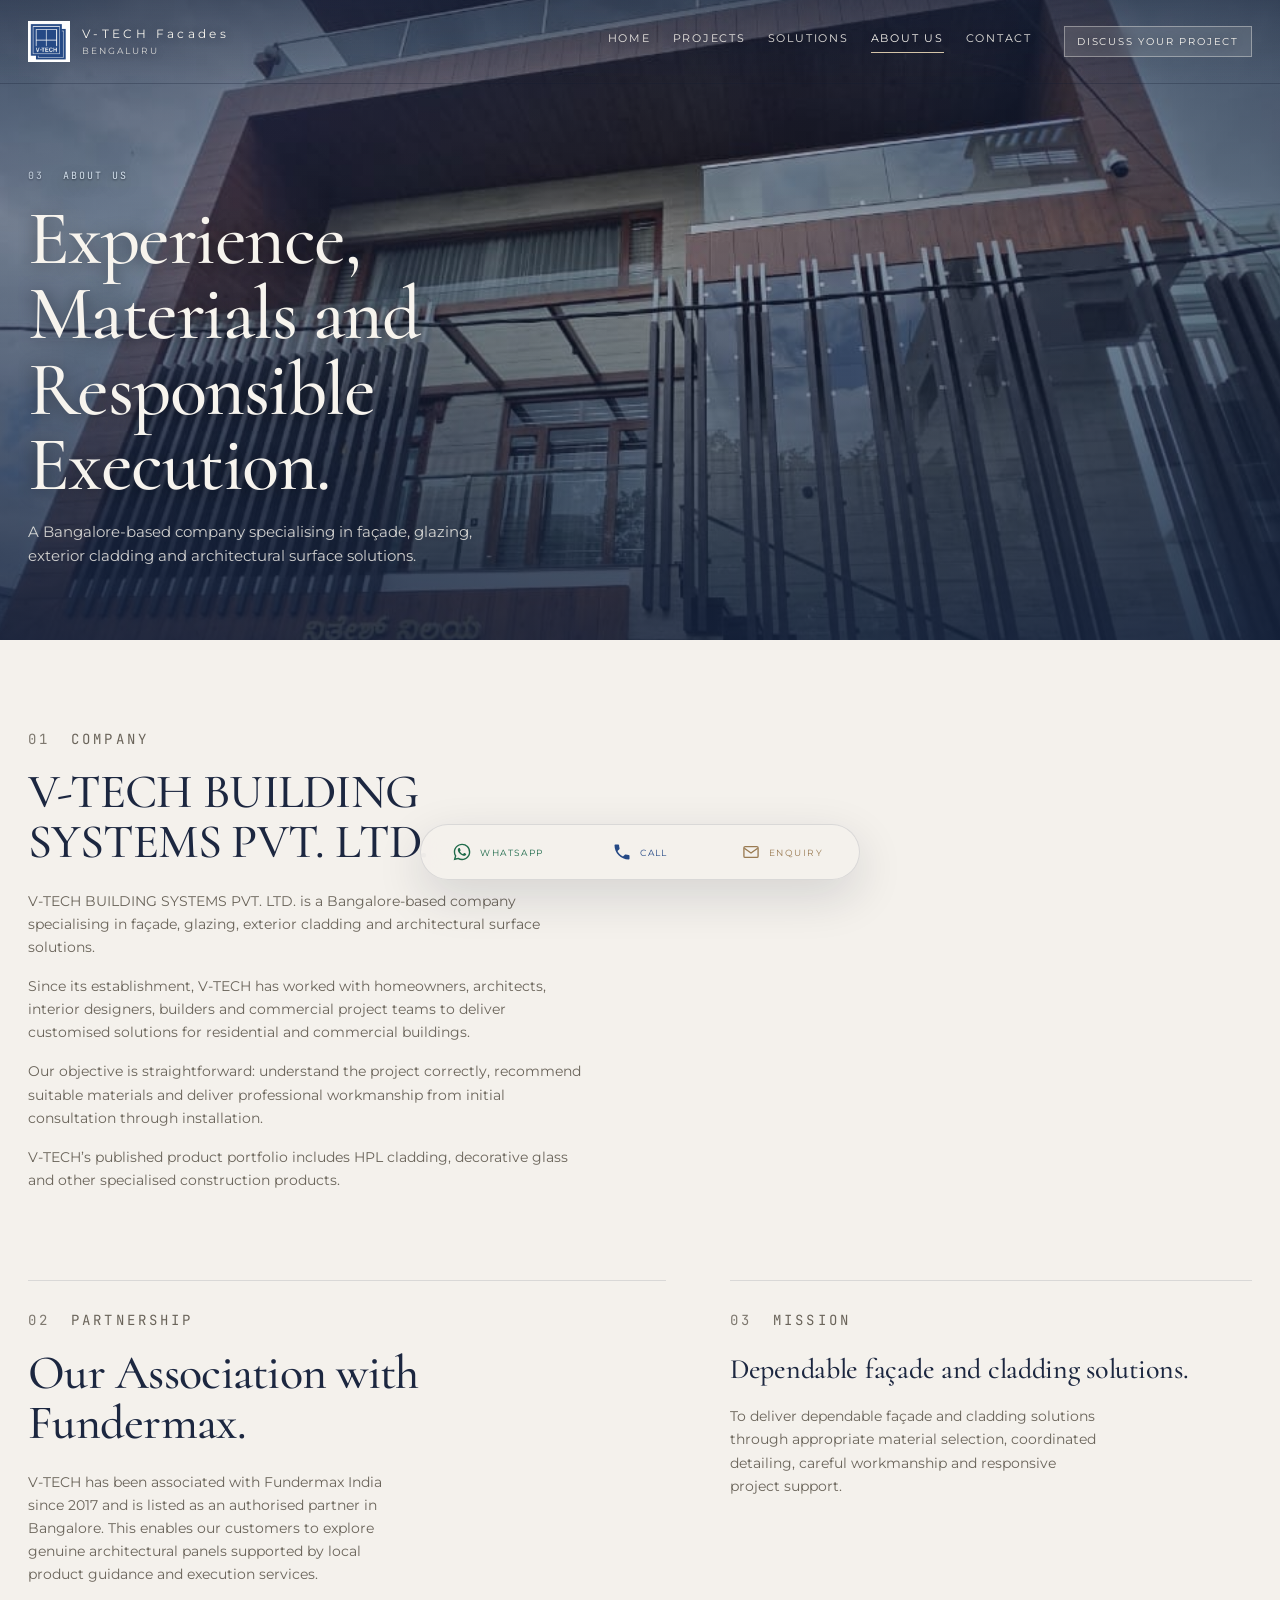
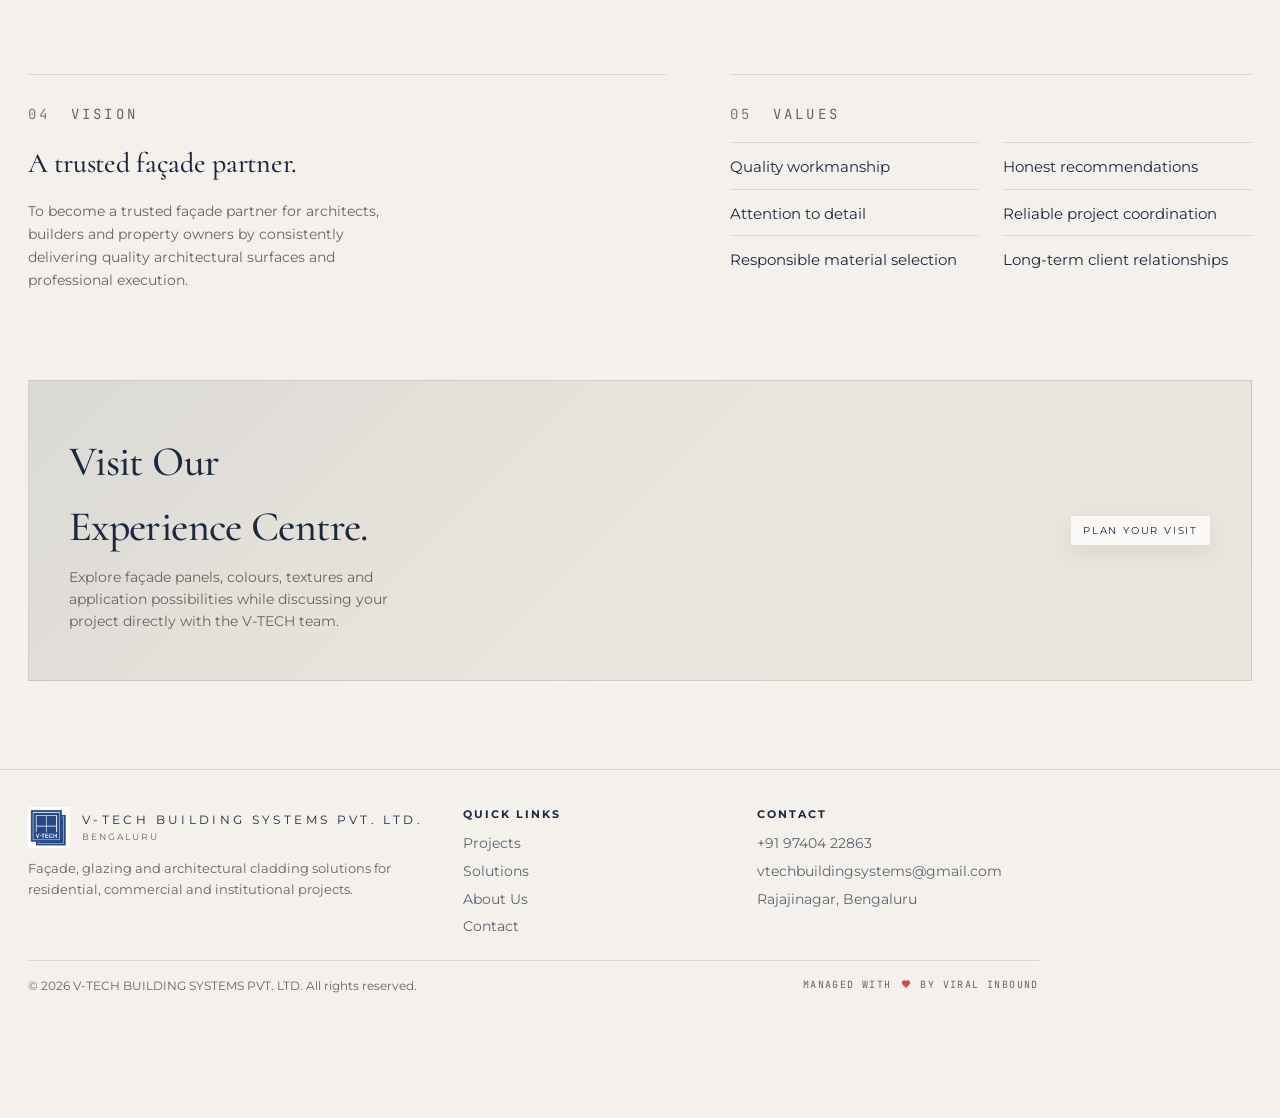
<file: about.html>
<!DOCTYPE html>
<html lang="en-IN">
<head>
  <meta charset="UTF-8">
  <meta name="viewport" content="width=device-width, initial-scale=1.0, viewport-fit=cover">
  <title>Facade Specialists in Bangalore | About V-TECH | V-TECH Facades</title>
  <meta name="description" content="Meet V-TECH Building Systems, Bangalore facade specialists offering HPL cladding, Fundermax panels, architectural glazing and professional installation.">
  <meta name="theme-color" content="#254985">
  <link rel="manifest" href="site.webmanifest">
  <link rel="apple-touch-icon" href="icons/apple-touch-icon.png">
  <link rel="icon" type="image/png" sizes="32x32" href="icons/favicon-32.png">
  <link rel="icon" type="image/png" sizes="16x16" href="icons/favicon-16.png">
  <link rel="icon" href="icons/favicon.ico">
  <meta name="mobile-web-app-capable" content="yes">
  <meta name="apple-mobile-web-app-capable" content="yes">
  <meta name="apple-mobile-web-app-title" content="VTech">
  <meta name="apple-mobile-web-app-status-bar-style" content="default">
  <link rel="canonical" href="https://vtechfacades.com/about.html">
  <link rel="preconnect" href="https://fonts.googleapis.com">
  <link rel="preconnect" href="https://fonts.gstatic.com" crossorigin>
  <link href="https://fonts.googleapis.com/css2?family=Cormorant:ital,wght@0,400;0,500;0,600;0,700;1,400;1,500&family=Montserrat:ital,wght@0,300;0,400;0,500;0,600;1,400&family=JetBrains+Mono:wght@400;500&display=swap" rel="stylesheet">
  <link rel="stylesheet" href="styles.css?v=m1">
</head>
<body class="is-page">
  <header class="site-header" id="site-header">
    <div class="header-inner">
      <a href="index.html" class="brand">
        <span class="brand-glyph" aria-hidden="true"></span>
        <span>
          <span class="brand-name">V-TECH Facades</span>
          <span class="brand-sub">Bengaluru</span>
        </span>
      </a>
      <nav class="mono-nav" aria-label="Primary">
        <a href="index.html">Home</a>
        <a href="projects.html">Projects</a>
        <a href="solutions.html">Solutions</a>
        <a href="about.html" class="is-active">About Us</a>
        <a href="contact.html">Contact</a>
      </nav>
      <div class="header-end">
        <button type="button" class="inquire" data-inquire-open data-source-cta="header">Discuss Your Project</button>
        <button class="nav-lines" id="nav-toggle" type="button" aria-label="Menu"><span></span><span></span></button>
      </div>
    </div>
  </header>

  <nav class="mobile-chapters" id="mobile-nav">
    <a href="index.html">Home</a>
    <a href="projects.html">Projects</a>
    <a href="solutions.html">Solutions</a>
    <a href="about.html" class="is-active">About Us</a>
    <a href="contact.html">Contact</a>
  </nav>

  <main class="page-main">
    <section class="page-hero">
      <div class="page-hero-media" style="background-image:url('images/project-11.jpeg')"></div>
      <div class="page-hero-shade"></div>
      <div class="page-hero-copy">
        <p class="chap-label"><span>03</span> About Us</p>
        <h1>Experience, Materials and Responsible Execution.</h1>
        <p class="lede">A Bangalore-based company specialising in façade, glazing, exterior cladding and architectural surface solutions.</p>
      </div>
    </section>

    <section class="page-section" id="about">
      <p class="chap-label"><span>01</span> Company</p>
      <h2>V-TECH BUILDING SYSTEMS PVT. LTD.</h2>
      <p>V-TECH BUILDING SYSTEMS PVT. LTD. is a Bangalore-based company specialising in façade, glazing, exterior cladding and architectural surface solutions.</p>
      <p>Since its establishment, V-TECH has worked with homeowners, architects, interior designers, builders and commercial project teams to deliver customised solutions for residential and commercial buildings.</p>
      <p>Our objective is straightforward: understand the project correctly, recommend suitable materials and deliver professional workmanship from initial consultation through installation.</p>
      <p>V-TECH’s published product portfolio includes HPL cladding, decorative glass and other specialised construction products.</p>
    </section>

    <section class="page-section" id="fundermax">
      <div class="about-split">
        <div class="about-panel">
          <p class="chap-label"><span>02</span> Partnership</p>
          <h2>Our Association with Fundermax.</h2>
          <p>V-TECH has been associated with Fundermax India since 2017 and is listed as an authorised partner in Bangalore. This enables our customers to explore genuine architectural panels supported by local product guidance and execution services.</p>
        </div>
        <div class="about-panel">
          <p class="chap-label"><span>03</span> Mission</p>
          <h3>Dependable façade and cladding solutions.</h3>
          <p>To deliver dependable façade and cladding solutions through appropriate material selection, coordinated detailing, careful workmanship and responsive project support.</p>
        </div>
      </div>
    </section>

    <section class="page-section">
      <div class="about-split">
        <div class="about-panel">
          <p class="chap-label"><span>04</span> Vision</p>
          <h3>A trusted façade partner.</h3>
          <p>To become a trusted façade partner for architects, builders and property owners by consistently delivering quality architectural surfaces and professional execution.</p>
        </div>
        <div class="about-panel">
          <p class="chap-label"><span>05</span> Values</p>
          <ul class="values-list">
            <li>Quality workmanship</li>
            <li>Honest recommendations</li>
            <li>Attention to detail</li>
            <li>Reliable project coordination</li>
            <li>Responsible material selection</li>
            <li>Long-term client relationships</li>
          </ul>
        </div>
      </div>
    </section>

    <section class="page-cta">
      <div>
        <h2>Visit Our Experience Centre.</h2>
        <p>Explore façade panels, colours, textures and application possibilities while discussing your project directly with the V-TECH team.</p>
      </div>
      <button type="button" class="inquire" data-inquire-open data-source-cta="plan-visit" data-inquire-note="I would like to plan a visit to the Rajajinagar experience centre.">Plan Your Visit</button>
    </section>
  </main>

  <footer class="page-footer is-rich">
    <div class="page-footer-grid">
      <div>
        <a href="index.html" class="footer-brand">
          <span class="brand-glyph" aria-hidden="true"></span>
          <span>
            <span class="brand-name">V-TECH BUILDING SYSTEMS PVT. LTD.</span>
            <span class="brand-sub">Bengaluru</span>
          </span>
        </a>
        <p class="footer-blurb">Façade, glazing and architectural cladding solutions for residential, commercial and institutional projects.</p>
      </div>
      <div>
        <h4>Quick links</h4>
        <nav class="page-footer-links" aria-label="Footer">
          <a href="projects.html">Projects</a>
          <a href="solutions.html">Solutions</a>
          <a href="about.html">About Us</a>
          <a href="contact.html">Contact</a>
        </nav>
      </div>
      <div>
        <h4>Contact</h4>
        <div class="page-footer-contact">
          <a href="tel:+919740422863">+91 97404 22863</a>
          <a href="mailto:vtechbuildingsystems@gmail.com">vtechbuildingsystems@gmail.com</a>
          <p>Rajajinagar, Bengaluru</p>
        </div>
      </div>
    </div>
    <div class="page-footer-legal">
      <span>© 2026 V-TECH BUILDING SYSTEMS PVT. LTD. All rights reserved.</span>
      <p class="footer-credit">Managed with <span class="footer-heart" role="img" aria-label="love"><svg viewBox="0 0 24 24" fill="currentColor" aria-hidden="true" focusable="false"><path d="M12 21.35l-1.45-1.32C5.4 15.36 2 12.28 2 8.5 2 5.42 4.42 3 7.5 3c1.74 0 3.41.81 4.5 2.09C13.09 3.81 14.76 3 16.5 3 19.58 3 22 5.42 22 8.5c0 3.78-3.4 6.86-8.55 11.54L12 21.35z"/></svg></span> by <a href="https://viralinbound.com" target="_blank" rel="noopener noreferrer">Viral Inbound</a></p>
    </div>
  </footer>

  <nav class="quick-bar" aria-label="Quick contact">
    <a class="quick-bar-btn is-wa" href="https://wa.me/919108042393?text=Hello%2C%20I%20would%20like%20to%20discuss%20a%20facade%20or%20glazing%20project." target="_blank" rel="noopener noreferrer">
      <svg class="quick-bar-icon" viewBox="0 0 24 24" aria-hidden="true" focusable="false"><path fill="currentColor" d="M19.05 4.91A9.82 9.82 0 0 0 12.04 2C6.58 2 2.13 6.45 2.13 11.91c0 1.75.46 3.45 1.32 4.95L2 22l5.25-1.38a9.87 9.87 0 0 0 4.79 1.22h.01c5.46 0 9.91-4.45 9.91-9.91 0-2.65-1.03-5.14-2.91-7.02Zm-7.01 15.24h-.01a8.2 8.2 0 0 1-4.18-1.15l-.3-.18-3.12.82.83-3.04-.2-.31a8.2 8.2 0 0 1-1.26-4.38c0-4.54 3.7-8.23 8.24-8.23 2.2 0 4.27.86 5.82 2.42a8.18 8.18 0 0 1 2.41 5.83c0 4.54-3.7 8.22-8.23 8.22Zm4.52-6.16c-.25-.12-1.47-.72-1.7-.81-.23-.08-.39-.12-.56.12-.17.25-.64.81-.78.97-.14.17-.29.19-.54.06-.25-.12-1.05-.39-2-1.24-.75-.66-1.23-1.47-1.38-1.72-.14-.25-.02-.38.11-.51.11-.11.25-.29.37-.43.12-.15.17-.25.25-.41.08-.17.04-.31-.02-.43-.06-.12-.56-1.34-.76-1.84-.2-.48-.4-.42-.56-.42-.14 0-.31-.01-.47-.01-.17 0-.43.06-.66.31-.23.25-.87.85-.87 2.07 0 1.22.89 2.4 1.01 2.56.12.17 1.75 2.67 4.24 3.74.59.26 1.05.41 1.41.52.59.19 1.13.16 1.56.1.48-.07 1.47-.6 1.67-1.18.21-.58.21-1.07.14-1.18-.06-.1-.23-.17-.48-.29Z"/></svg>
      <span>WhatsApp</span>
    </a>
    <a class="quick-bar-btn is-call" href="tel:+919108042393">
      <svg class="quick-bar-icon" viewBox="0 0 24 24" aria-hidden="true" focusable="false"><path fill="currentColor" d="M6.6 10.8c1.4 2.8 3.8 5.1 6.6 6.6l2.2-2.2c.3-.3.7-.4 1.1-.2 1.1.4 2.3.6 3.5.6.6 0 1 .4 1 1V20c0 .6-.4 1-1 1C10.6 21 3 13.4 3 4c0-.6.4-1 1-1h3.5c.6 0 1 .4 1 1 0 1.2.2 2.4.6 3.5.1.4 0 .8-.3 1.1L6.6 10.8Z"/></svg>
      <span>Call</span>
    </a>
    <button type="button" class="quick-bar-btn is-inquire" data-inquire-open data-source-cta="quick-bar">
      <svg class="quick-bar-icon" viewBox="0 0 24 24" aria-hidden="true" focusable="false" fill="none" stroke="currentColor" stroke-width="1.6" stroke-linejoin="round"><rect x="3.5" y="5.5" width="17" height="13" rx="1.5"/><path d="m4 7.4 8 5.8 8-5.8"/></svg>
      <span>Enquiry</span>
    </button>
  </nav>

  <script src="js/leads-config.js?v=privyr2"></script>
  <script src="js/inquire.js?v=privyr2"></script>
  <script src="page.js?v=honest2"></script>
  <script src="js/pwa-register.js?v=pwa5" defer></script>
</body>
</html>
</file>
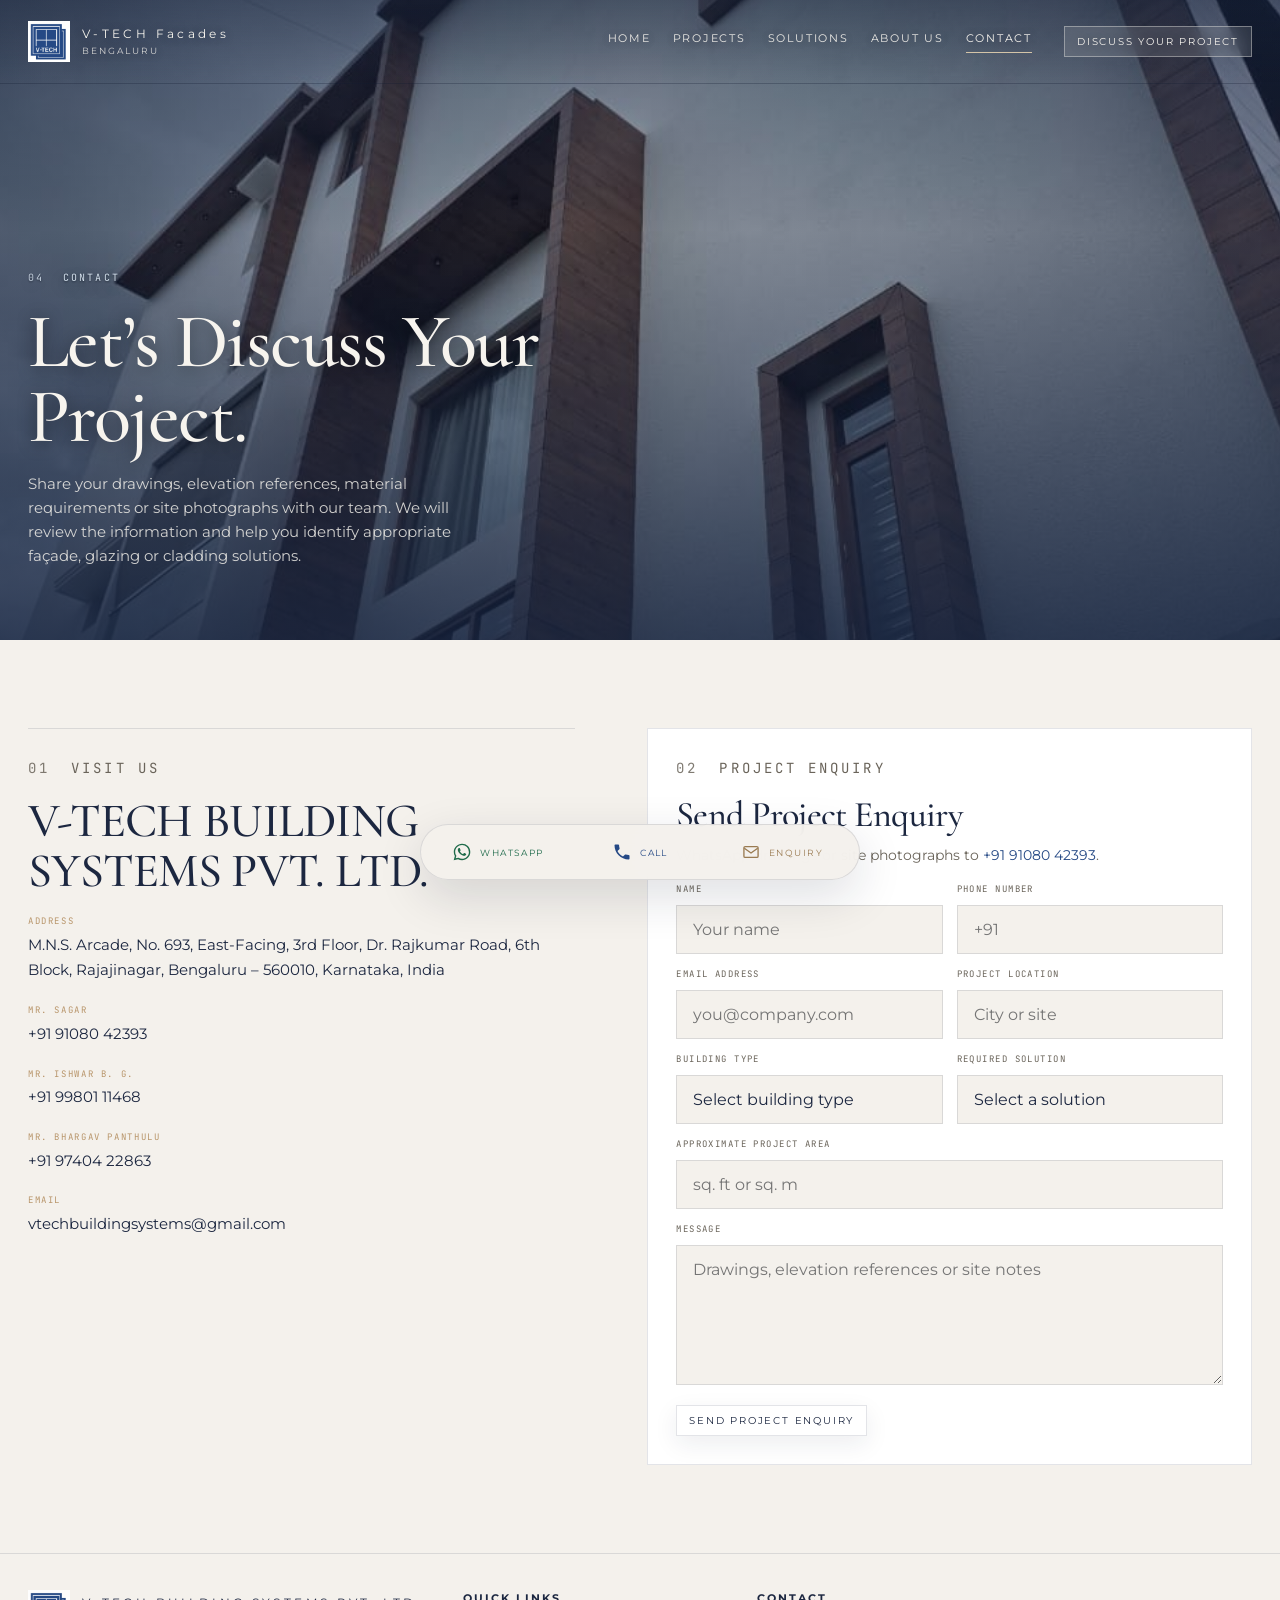
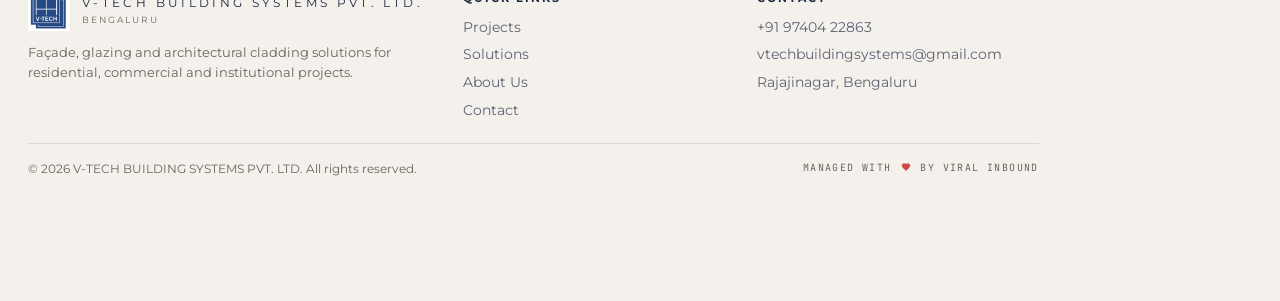
<file: contact.html>
<!DOCTYPE html>
<html lang="en-IN">
<head>
  <meta charset="UTF-8">
  <meta name="viewport" content="width=device-width, initial-scale=1.0, viewport-fit=cover">
  <title>Contact Facade Contractors in Bangalore | V-TECH</title>
  <meta name="description" content="Contact V-TECH in Rajajinagar, Bangalore for HPL cladding, Fundermax panels, glass facades and customised architectural cladding project enquiries.">
  <meta name="theme-color" content="#254985">
  <link rel="manifest" href="site.webmanifest">
  <link rel="apple-touch-icon" href="icons/apple-touch-icon.png">
  <link rel="icon" type="image/png" sizes="32x32" href="icons/favicon-32.png">
  <link rel="icon" type="image/png" sizes="16x16" href="icons/favicon-16.png">
  <link rel="icon" href="icons/favicon.ico">
  <meta name="mobile-web-app-capable" content="yes">
  <meta name="apple-mobile-web-app-capable" content="yes">
  <meta name="apple-mobile-web-app-title" content="VTech">
  <meta name="apple-mobile-web-app-status-bar-style" content="default">
  <link rel="canonical" href="https://vtechfacades.com/contact.html">
  <link rel="preconnect" href="https://fonts.googleapis.com">
  <link rel="preconnect" href="https://fonts.gstatic.com" crossorigin>
  <link href="https://fonts.googleapis.com/css2?family=Cormorant:ital,wght@0,400;0,500;0,600;0,700;1,400;1,500&family=Montserrat:ital,wght@0,300;0,400;0,500;0,600;1,400&family=JetBrains+Mono:wght@400;500&display=swap" rel="stylesheet">
  <link rel="stylesheet" href="styles.css?v=m1">
</head>
<body class="is-page">
  <header class="site-header" id="site-header">
    <div class="header-inner">
      <a href="index.html" class="brand">
        <span class="brand-glyph" aria-hidden="true"></span>
        <span>
          <span class="brand-name">V-TECH Facades</span>
          <span class="brand-sub">Bengaluru</span>
        </span>
      </a>
      <nav class="mono-nav" aria-label="Primary">
        <a href="index.html">Home</a>
        <a href="projects.html">Projects</a>
        <a href="solutions.html">Solutions</a>
        <a href="about.html">About Us</a>
        <a href="contact.html" class="is-active">Contact</a>
      </nav>
      <div class="header-end">
        <button type="button" class="inquire" data-inquire-open data-source-cta="header">Discuss Your Project</button>
        <button class="nav-lines" id="nav-toggle" type="button" aria-label="Menu"><span></span><span></span></button>
      </div>
    </div>
  </header>

  <nav class="mobile-chapters" id="mobile-nav">
    <a href="index.html">Home</a>
    <a href="projects.html">Projects</a>
    <a href="solutions.html">Solutions</a>
    <a href="about.html">About Us</a>
    <a href="contact.html" class="is-active">Contact</a>
  </nav>

  <main class="page-main">
    <section class="page-hero">
      <div class="page-hero-media" style="background-image:url('images/project-12.jpeg')"></div>
      <div class="page-hero-shade"></div>
      <div class="page-hero-copy">
        <p class="chap-label"><span>04</span> Contact</p>
        <h1>Let’s Discuss Your Project.</h1>
        <p class="lede">Share your drawings, elevation references, material requirements or site photographs with our team. We will review the information and help you identify appropriate façade, glazing or cladding solutions.</p>
      </div>
    </section>

    <section class="page-section">
      <div class="contact-layout">
        <div class="contact-details">
          <p class="chap-label"><span>01</span> Visit us</p>
          <h2>V-TECH BUILDING SYSTEMS PVT. LTD.</h2>
          <div class="contact-line">
            <span>Address</span>
            <p>M.N.S. Arcade, No. 693, East-Facing, 3rd Floor, Dr. Rajkumar Road, 6th Block, Rajajinagar, Bengaluru – 560010, Karnataka, India</p>
          </div>
          <div class="contact-line">
            <span>Mr. Sagar</span>
            <a href="tel:+919108042393">+91 91080 42393</a>
          </div>
          <div class="contact-line">
            <span>Mr. Ishwar B. G.</span>
            <a href="tel:+919980111468">+91 99801 11468</a>
          </div>
          <div class="contact-line">
            <span>Mr. Bhargav Panthulu</span>
            <a href="tel:+919740422863">+91 97404 22863</a>
          </div>
          <div class="contact-line">
            <span>Email</span>
            <a href="mailto:vtechbuildingsystems@gmail.com">vtechbuildingsystems@gmail.com</a>
          </div>
        </div>

        <div class="contact-inquire">
          <p class="chap-label"><span>02</span> Project enquiry</p>
          <h2>Send Project Enquiry</h2>
          <p class="form-hint">WhatsApp drawings or site photographs to <a href="https://wa.me/919108042393">+91 91080 42393</a>.</p>
          <form class="page-form" data-inquire-form novalidate>
            <div class="inquire-hp" aria-hidden="true">
              <label>Company<input type="text" name="company" tabindex="-1" autocomplete="off"></label>
            </div>
            <div class="form-grid">
              <label>Name
                <input type="text" name="name" placeholder="Your name" required autocomplete="name">
              </label>
              <label>Phone number
                <input type="tel" name="phone" placeholder="+91" required autocomplete="tel">
              </label>
              <label>Email address
                <input type="email" name="email" placeholder="you@company.com" required autocomplete="email">
              </label>
              <label>Project location
                <input type="text" name="location" placeholder="City or site" autocomplete="address-level2">
              </label>
              <label>Building type
                <select name="building_type">
                  <option value="">Select building type</option>
                  <option>Villa or independent residence</option>
                  <option>Apartment development</option>
                  <option>Commercial building</option>
                  <option>Corporate office</option>
                  <option>Retail store or showroom</option>
                  <option>Hotel or hospitality</option>
                  <option>Hospital or healthcare</option>
                  <option>School or institution</option>
                  <option>Industrial building</option>
                  <option>Other</option>
                </select>
              </label>
              <label>Required solution
                <select name="category_slug" required>
                  <option value="">Select a solution</option>
                </select>
              </label>
            </div>
            <label>Approximate project area
              <input type="text" name="area" placeholder="sq. ft or sq. m">
            </label>
            <label>Message
              <textarea name="message" placeholder="Drawings, elevation references or site notes"></textarea>
            </label>
            <p class="inquire-status" data-inquire-status hidden></p>
            <button class="inquire" type="submit" data-inquire-submit>Send Project Enquiry</button>
          </form>
        </div>
      </div>
    </section>
  </main>

  <footer class="page-footer is-rich">
    <div class="page-footer-grid">
      <div>
        <a href="index.html" class="footer-brand">
          <span class="brand-glyph" aria-hidden="true"></span>
          <span>
            <span class="brand-name">V-TECH BUILDING SYSTEMS PVT. LTD.</span>
            <span class="brand-sub">Bengaluru</span>
          </span>
        </a>
        <p class="footer-blurb">Façade, glazing and architectural cladding solutions for residential, commercial and institutional projects.</p>
      </div>
      <div>
        <h4>Quick links</h4>
        <nav class="page-footer-links" aria-label="Footer">
          <a href="projects.html">Projects</a>
          <a href="solutions.html">Solutions</a>
          <a href="about.html">About Us</a>
          <a href="contact.html">Contact</a>
        </nav>
      </div>
      <div>
        <h4>Contact</h4>
        <div class="page-footer-contact">
          <a href="tel:+919740422863">+91 97404 22863</a>
          <a href="mailto:vtechbuildingsystems@gmail.com">vtechbuildingsystems@gmail.com</a>
          <p>Rajajinagar, Bengaluru</p>
        </div>
      </div>
    </div>
    <div class="page-footer-legal">
      <span>© 2026 V-TECH BUILDING SYSTEMS PVT. LTD. All rights reserved.</span>
      <p class="footer-credit">Managed with <span class="footer-heart" role="img" aria-label="love"><svg viewBox="0 0 24 24" fill="currentColor" aria-hidden="true" focusable="false"><path d="M12 21.35l-1.45-1.32C5.4 15.36 2 12.28 2 8.5 2 5.42 4.42 3 7.5 3c1.74 0 3.41.81 4.5 2.09C13.09 3.81 14.76 3 16.5 3 19.58 3 22 5.42 22 8.5c0 3.78-3.4 6.86-8.55 11.54L12 21.35z"/></svg></span> by <a href="https://viralinbound.com" target="_blank" rel="noopener noreferrer">Viral Inbound</a></p>
    </div>
  </footer>

  <nav class="quick-bar" aria-label="Quick contact">
    <a class="quick-bar-btn is-wa" href="https://wa.me/919108042393?text=Hello%2C%20I%20would%20like%20to%20discuss%20a%20facade%20or%20glazing%20project." target="_blank" rel="noopener noreferrer">
      <svg class="quick-bar-icon" viewBox="0 0 24 24" aria-hidden="true" focusable="false"><path fill="currentColor" d="M19.05 4.91A9.82 9.82 0 0 0 12.04 2C6.58 2 2.13 6.45 2.13 11.91c0 1.75.46 3.45 1.32 4.95L2 22l5.25-1.38a9.87 9.87 0 0 0 4.79 1.22h.01c5.46 0 9.91-4.45 9.91-9.91 0-2.65-1.03-5.14-2.91-7.02Zm-7.01 15.24h-.01a8.2 8.2 0 0 1-4.18-1.15l-.3-.18-3.12.82.83-3.04-.2-.31a8.2 8.2 0 0 1-1.26-4.38c0-4.54 3.7-8.23 8.24-8.23 2.2 0 4.27.86 5.82 2.42a8.18 8.18 0 0 1 2.41 5.83c0 4.54-3.7 8.22-8.23 8.22Zm4.52-6.16c-.25-.12-1.47-.72-1.7-.81-.23-.08-.39-.12-.56.12-.17.25-.64.81-.78.97-.14.17-.29.19-.54.06-.25-.12-1.05-.39-2-1.24-.75-.66-1.23-1.47-1.38-1.72-.14-.25-.02-.38.11-.51.11-.11.25-.29.37-.43.12-.15.17-.25.25-.41.08-.17.04-.31-.02-.43-.06-.12-.56-1.34-.76-1.84-.2-.48-.4-.42-.56-.42-.14 0-.31-.01-.47-.01-.17 0-.43.06-.66.31-.23.25-.87.85-.87 2.07 0 1.22.89 2.4 1.01 2.56.12.17 1.75 2.67 4.24 3.74.59.26 1.05.41 1.41.52.59.19 1.13.16 1.56.1.48-.07 1.47-.6 1.67-1.18.21-.58.21-1.07.14-1.18-.06-.1-.23-.17-.48-.29Z"/></svg>
      <span>WhatsApp</span>
    </a>
    <a class="quick-bar-btn is-call" href="tel:+919108042393">
      <svg class="quick-bar-icon" viewBox="0 0 24 24" aria-hidden="true" focusable="false"><path fill="currentColor" d="M6.6 10.8c1.4 2.8 3.8 5.1 6.6 6.6l2.2-2.2c.3-.3.7-.4 1.1-.2 1.1.4 2.3.6 3.5.6.6 0 1 .4 1 1V20c0 .6-.4 1-1 1C10.6 21 3 13.4 3 4c0-.6.4-1 1-1h3.5c.6 0 1 .4 1 1 0 1.2.2 2.4.6 3.5.1.4 0 .8-.3 1.1L6.6 10.8Z"/></svg>
      <span>Call</span>
    </a>
    <button type="button" class="quick-bar-btn is-inquire" data-inquire-open data-source-cta="quick-bar">
      <svg class="quick-bar-icon" viewBox="0 0 24 24" aria-hidden="true" focusable="false" fill="none" stroke="currentColor" stroke-width="1.6" stroke-linejoin="round"><rect x="3.5" y="5.5" width="17" height="13" rx="1.5"/><path d="m4 7.4 8 5.8 8-5.8"/></svg>
      <span>Enquiry</span>
    </button>
  </nav>

  <script src="js/leads-config.js?v=privyr2"></script>
  <script src="js/inquire.js?v=privyr2"></script>
  <script src="page.js?v=honest2"></script>
  <script src="js/pwa-register.js?v=pwa5" defer></script>
</body>
</html>
</file>
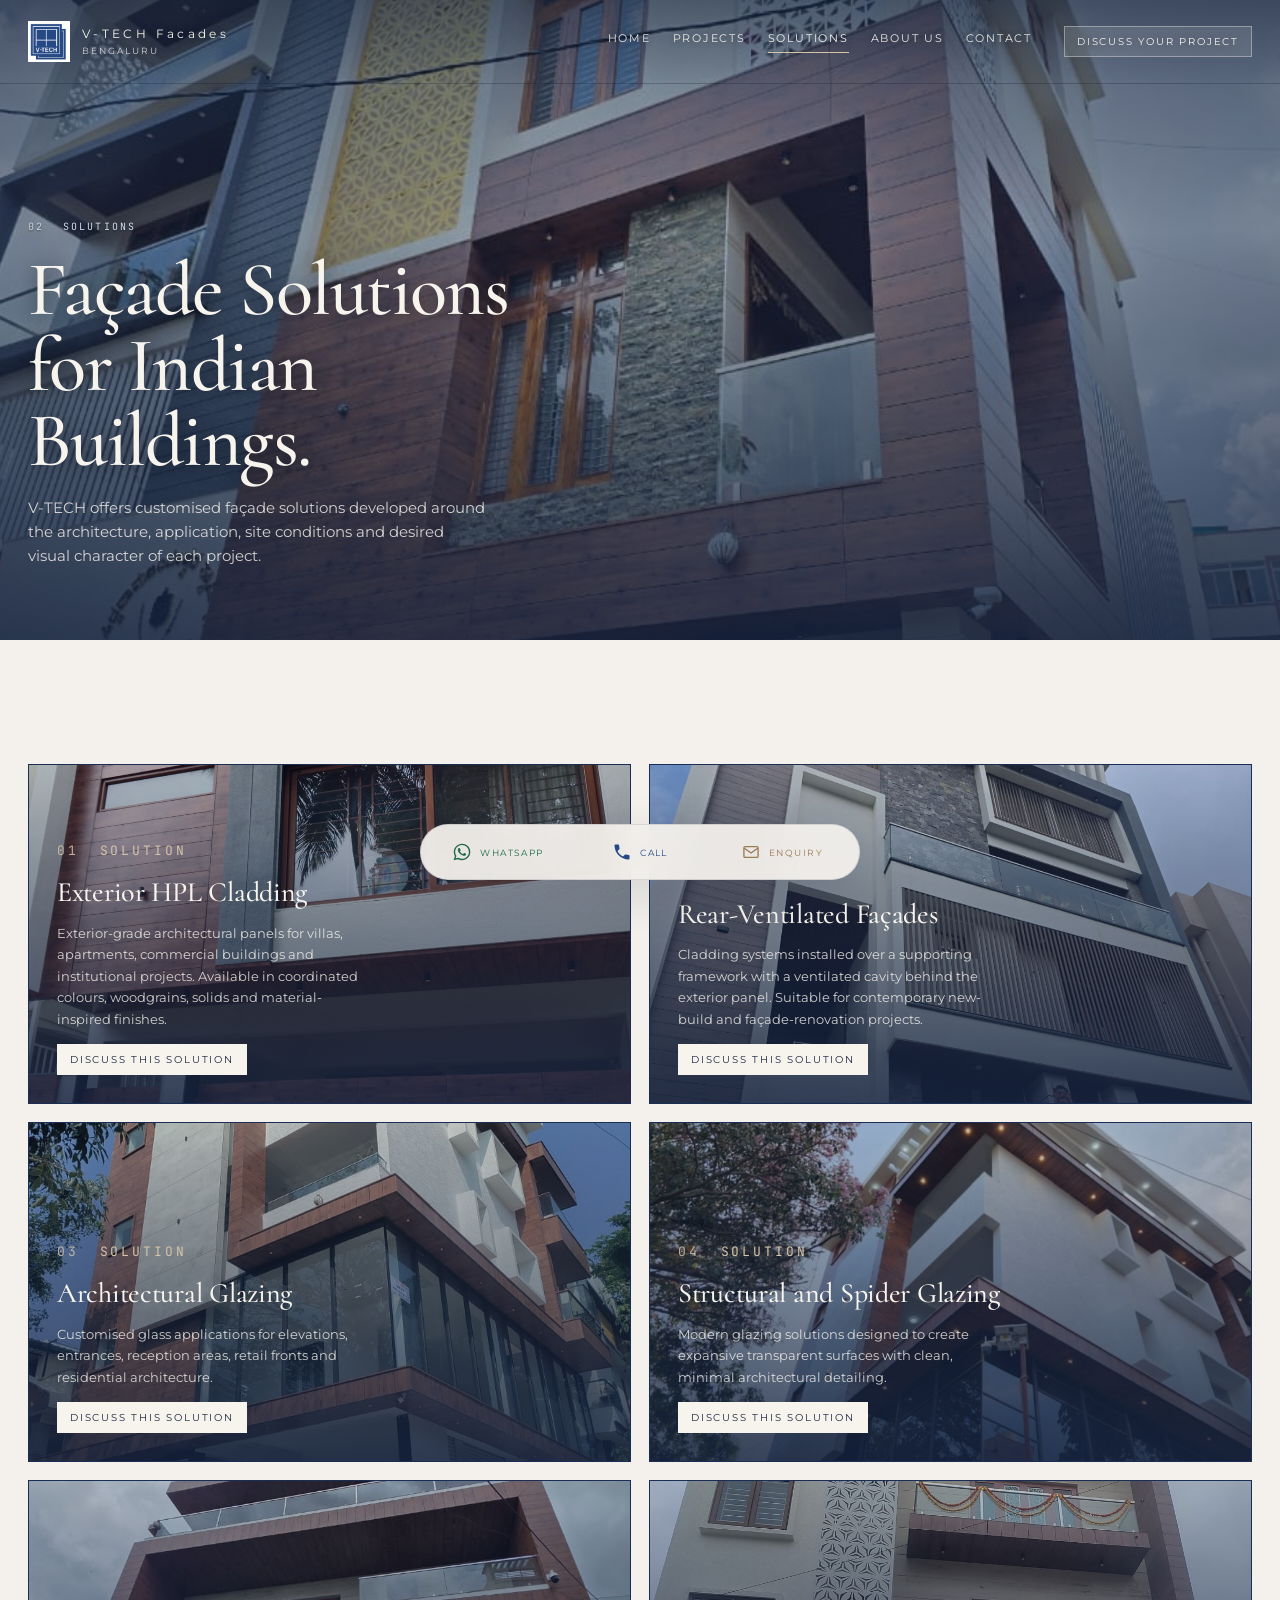
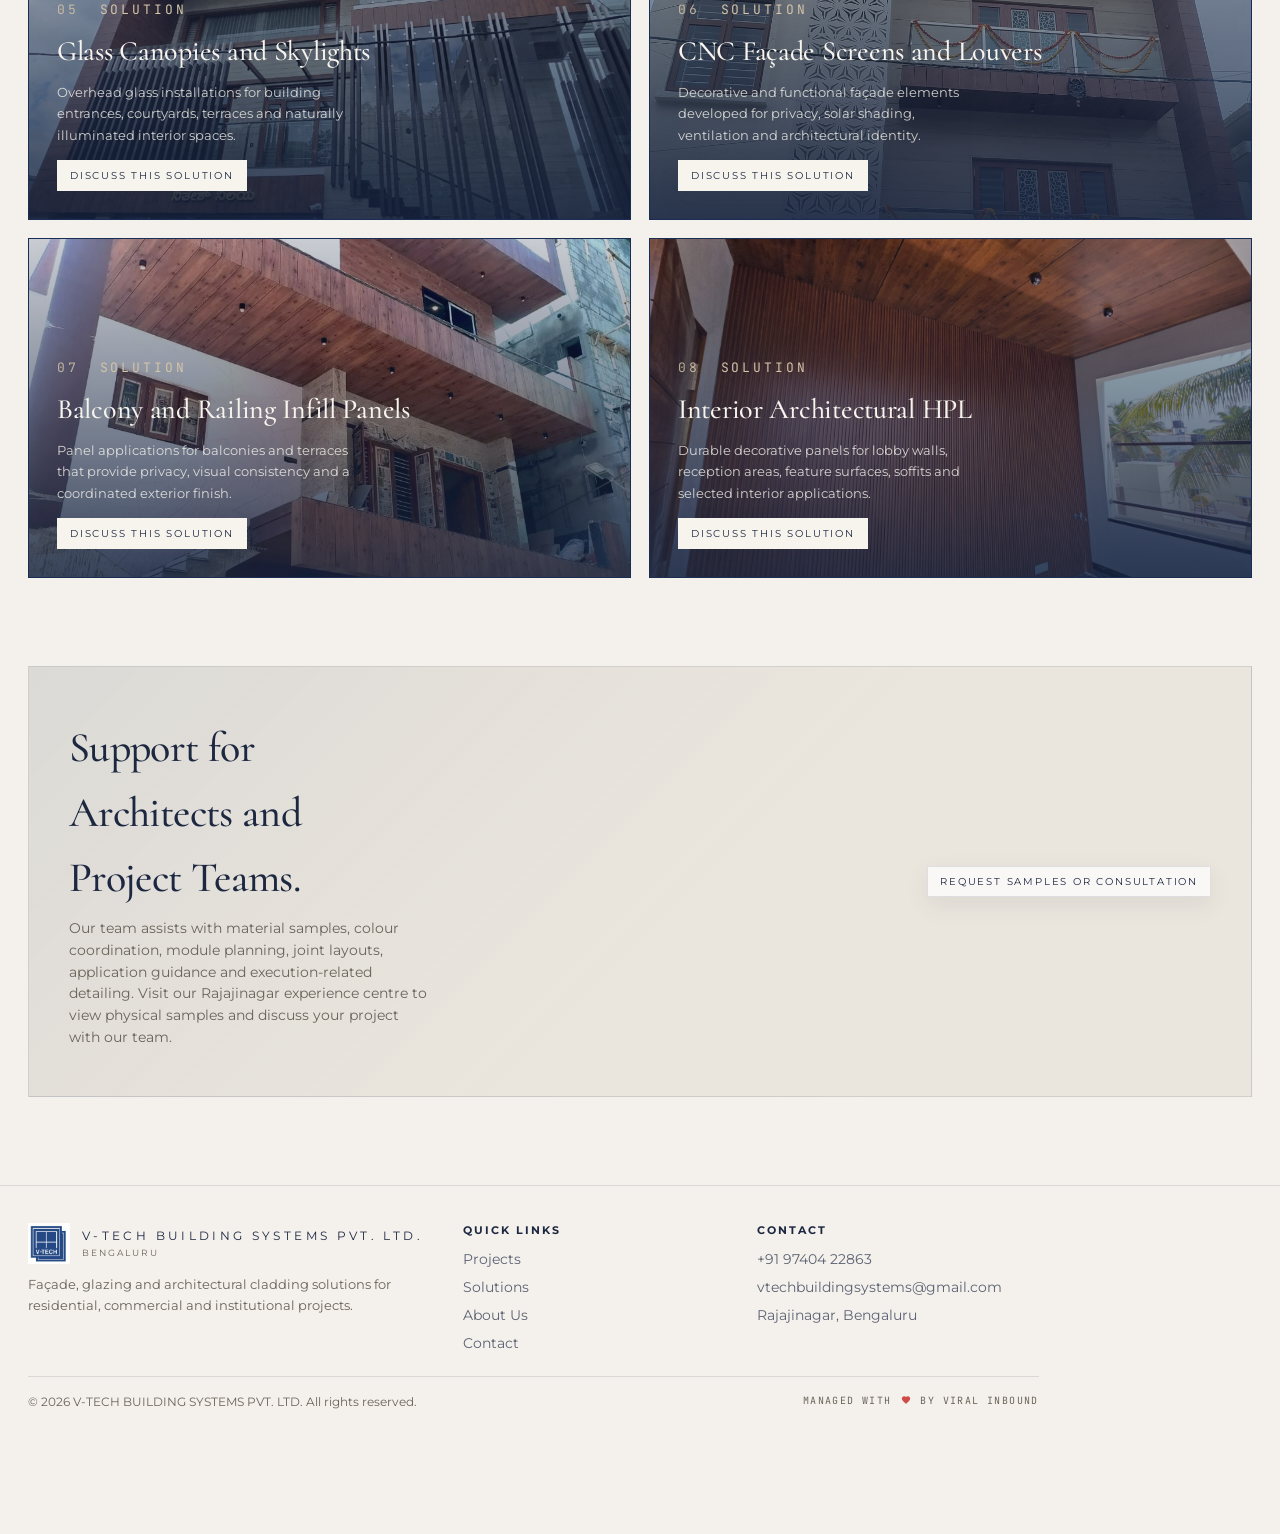
<file: materials.html>
<!DOCTYPE html>
<html lang="en">
<head>
  <meta charset="UTF-8">
  <meta http-equiv="refresh" content="0; url=solutions.html">
  <link rel="canonical" href="https://vtechfacades.com/solutions.html">
  <title>Materials | V-TECH Facades</title>
  <script>location.replace("solutions.html");</script>
</head>
<body>
  <p><a href="solutions.html">Materials and systems now live on Solutions.</a></p>
</body>
</html>
</file>
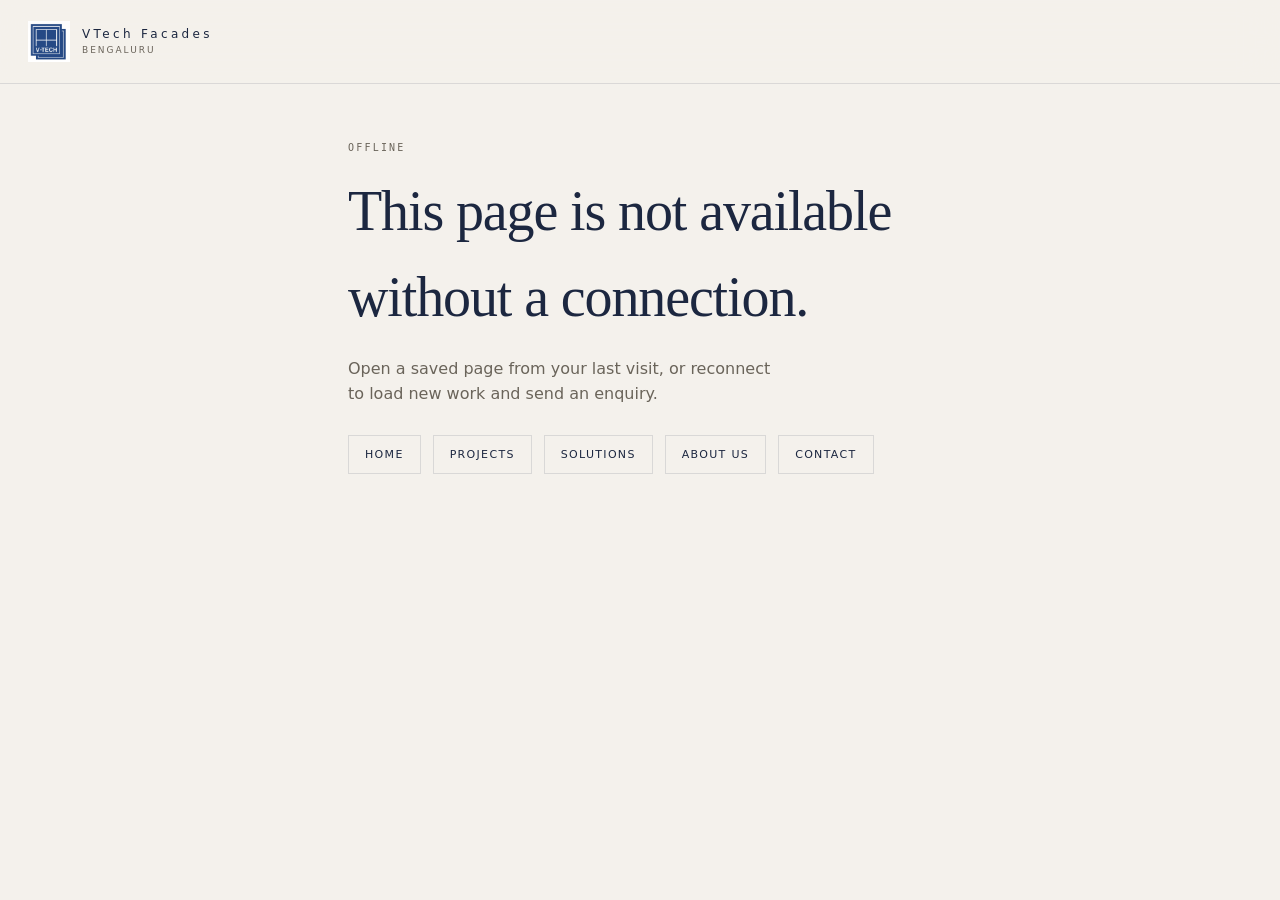
<file: offline.html>
<!DOCTYPE html>
<html lang="en-IN">
<head>
  <meta charset="UTF-8">
  <meta name="viewport" content="width=device-width, initial-scale=1.0, viewport-fit=cover">
  <title>Offline | VTech Facades</title>
  <meta name="robots" content="noindex">
  <meta name="theme-color" content="#254985">
  <link rel="manifest" href="site.webmanifest">
  <link rel="apple-touch-icon" href="icons/apple-touch-icon.png">
  <link rel="icon" type="image/png" sizes="32x32" href="icons/favicon-32.png">
  <link rel="icon" href="icons/favicon.ico">
  <link rel="stylesheet" href="styles.css">
  <style>
    .offline-wrap {
      min-height: 70vh;
      max-width: 640px;
      margin: 0 auto;
      padding: 140px 28px 80px;
    }
    .offline-wrap h1 {
      font-family: "Cormorant", Georgia, serif;
      font-weight: 500;
      font-size: clamp(36px, 6vw, 56px);
      letter-spacing: -0.02em;
      margin: 0 0 16px;
    }
    .offline-wrap p { color: #6a645a; max-width: 42ch; }
    .offline-links { display: flex; flex-wrap: wrap; gap: 12px; margin-top: 28px; }
    .offline-links a {
      display: inline-flex;
      padding: 10px 16px;
      border: 1px solid rgba(28, 39, 64, 0.12);
      letter-spacing: 0.12em;
      text-transform: uppercase;
      font-size: 11px;
    }
  </style>
</head>
<body class="is-page">
  <header class="site-header is-solid" id="site-header">
    <div class="header-inner">
      <a href="index.html" class="brand">
        <span class="brand-glyph" aria-hidden="true"></span>
        <span>
          <span class="brand-name">VTech Facades</span>
          <span class="brand-sub">Bengaluru</span>
        </span>
      </a>
    </div>
  </header>
  <main class="offline-wrap">
    <p class="eyebrow">Offline</p>
    <h1>This page is not available without a connection.</h1>
    <p>Open a saved page from your last visit, or reconnect to load new work and send an enquiry.</p>
    <nav class="offline-links" aria-label="Cached pages">
      <a href="index.html">Home</a>
      <a href="projects.html">Projects</a>
      <a href="solutions.html">Solutions</a>
      <a href="about.html">About Us</a>
      <a href="contact.html">Contact</a>
    </nav>
  </main>
  <script src="js/pwa-register.js?v=pwa3" defer></script>
</body>
</html>
</file>
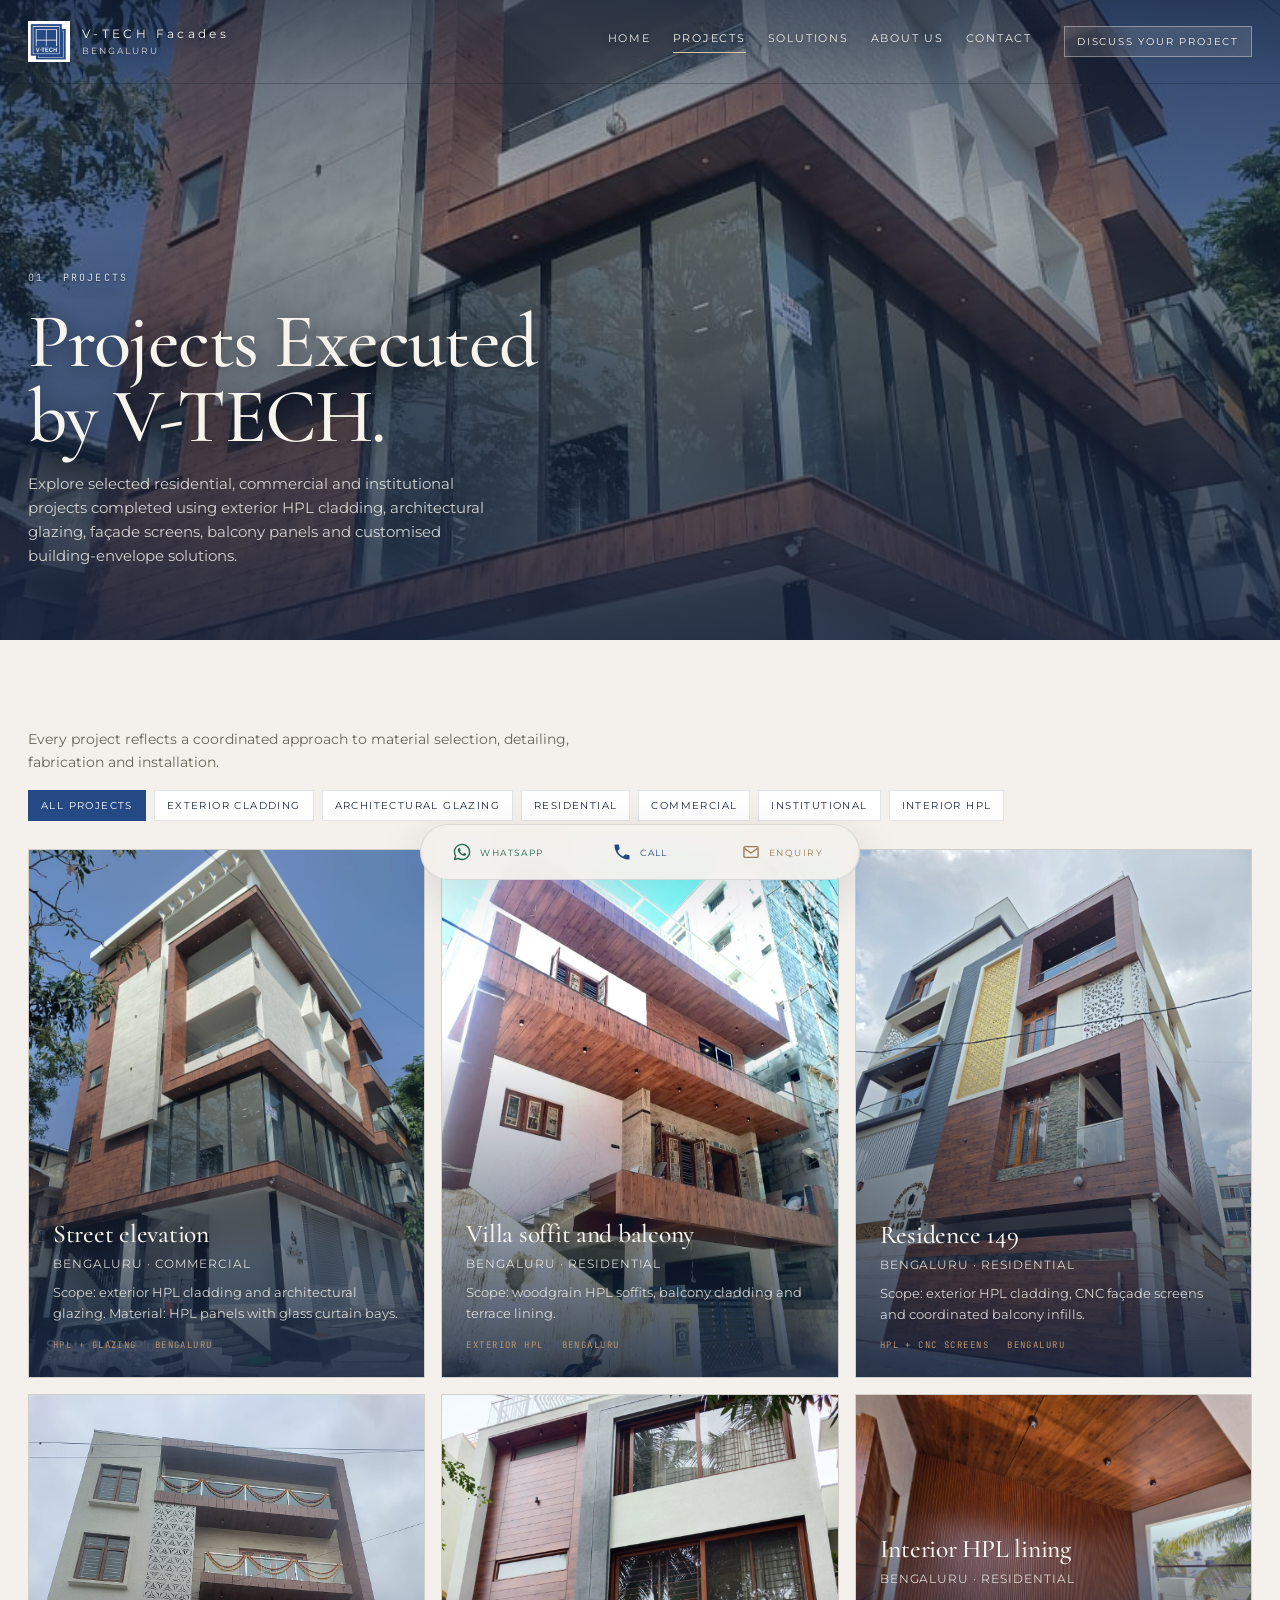
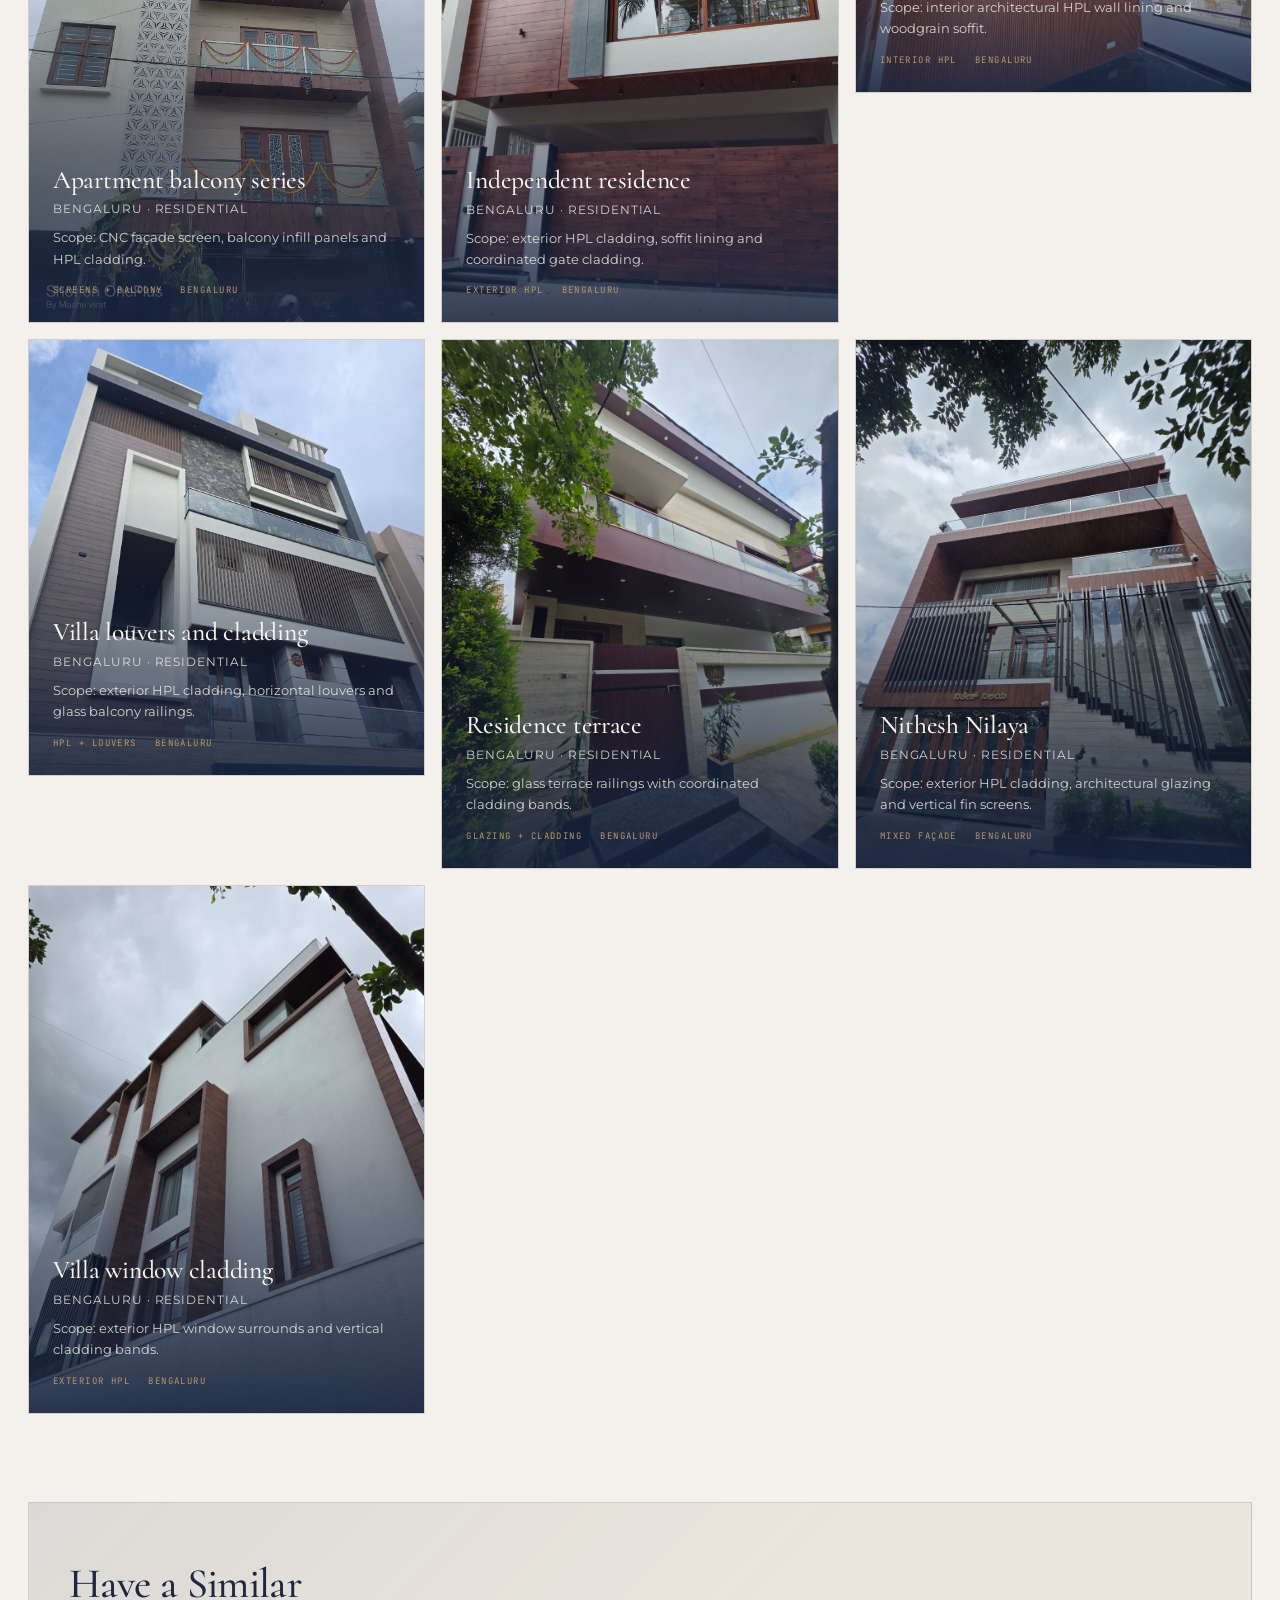
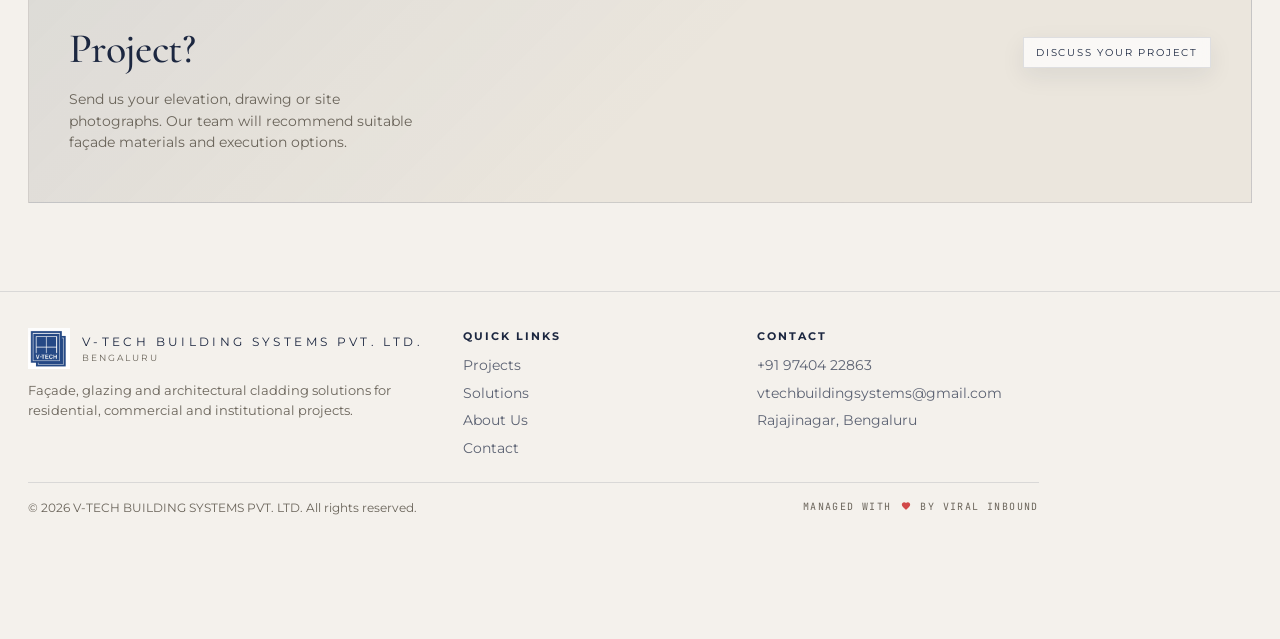
<file: projects.html>
<!DOCTYPE html>
<html lang="en-IN">
<head>
  <meta charset="UTF-8">
  <meta name="viewport" content="width=device-width, initial-scale=1.0, viewport-fit=cover">
  <title>Facade Projects in Bangalore | V-TECH Facades</title>
  <meta name="description" content="Explore V-TECH facade projects in Bangalore featuring exterior HPL cladding, architectural glazing, CNC screens and customised building facades.">
  <meta name="theme-color" content="#254985">
  <link rel="manifest" href="site.webmanifest">
  <link rel="apple-touch-icon" href="icons/apple-touch-icon.png">
  <link rel="icon" type="image/png" sizes="32x32" href="icons/favicon-32.png">
  <link rel="icon" type="image/png" sizes="16x16" href="icons/favicon-16.png">
  <link rel="icon" href="icons/favicon.ico">
  <meta name="mobile-web-app-capable" content="yes">
  <meta name="apple-mobile-web-app-capable" content="yes">
  <meta name="apple-mobile-web-app-title" content="VTech">
  <meta name="apple-mobile-web-app-status-bar-style" content="default">
  <link rel="canonical" href="https://vtechfacades.com/projects.html">
  <link rel="preconnect" href="https://fonts.googleapis.com">
  <link rel="preconnect" href="https://fonts.gstatic.com" crossorigin>
  <link href="https://fonts.googleapis.com/css2?family=Cormorant:ital,wght@0,400;0,500;0,600;0,700;1,400;1,500&family=Montserrat:ital,wght@0,300;0,400;0,500;0,600;1,400&family=JetBrains+Mono:wght@400;500&display=swap" rel="stylesheet">
  <link rel="stylesheet" href="styles.css?v=m24">
</head>
<body class="is-page">
  <header class="site-header" id="site-header">
    <div class="header-inner">
      <a href="index.html" class="brand">
        <span class="brand-glyph" aria-hidden="true"></span>
        <span>
          <span class="brand-name">V-TECH Facades</span>
          <span class="brand-sub">Bengaluru</span>
        </span>
      </a>
      <nav class="mono-nav" aria-label="Primary">
        <a href="index.html">Home</a>
        <a href="projects.html" class="is-active">Projects</a>
        <a href="solutions.html">Solutions</a>
        <a href="about.html">About Us</a>
        <a href="contact.html">Contact</a>
      </nav>
      <div class="header-end">
        <button type="button" class="inquire" data-inquire-open data-source-cta="header">Discuss Your Project</button>
        <button class="nav-lines" id="nav-toggle" type="button" aria-label="Menu"><span></span><span></span></button>
      </div>
    </div>
  </header>

  <nav class="mobile-chapters" id="mobile-nav">
    <a href="index.html">Home</a>
    <a href="projects.html" class="is-active">Projects</a>
    <a href="solutions.html">Solutions</a>
    <a href="about.html">About Us</a>
    <a href="contact.html">Contact</a>
  </nav>

  <main class="page-main">
    <section class="page-hero">
      <div class="page-hero-media" style="background-image:url('images/project-01.jpeg')"></div>
      <div class="page-hero-shade"></div>
      <div class="page-hero-copy">
        <p class="chap-label"><span>01</span> Projects</p>
        <h1>Projects Executed by V-TECH.</h1>
        <p class="lede">Explore selected residential, commercial and institutional projects completed using exterior HPL cladding, architectural glazing, façade screens, balcony panels and customised building-envelope solutions.</p>
      </div>
    </section>

    <section class="page-section">
      <p>Every project reflects a coordinated approach to material selection, detailing, fabrication and installation.</p>
      <div class="project-filters" role="toolbar" aria-label="Filter projects">
        <button type="button" class="is-on" data-filter="all">All Projects</button>
        <button type="button" data-filter="cladding">Exterior Cladding</button>
        <button type="button" data-filter="glazing">Architectural Glazing</button>
        <button type="button" data-filter="residential">Residential</button>
        <button type="button" data-filter="commercial">Commercial</button>
        <button type="button" data-filter="institutional">Institutional</button>
        <button type="button" data-filter="interior">Interior HPL</button>
      </div>

      <div class="works-gallery">
        <article class="work-tile" data-tags="cladding glazing commercial">
          <img class="work-tile-media" src="images/project-01.jpeg" alt="">
          <div class="work-tile-shade"></div>
          <div class="work-tile-copy">
            <h2>Street elevation</h2>
            <p>Bengaluru · Commercial</p>
            <p class="work-scope">Scope: exterior HPL cladding and architectural glazing. Material: HPL panels with glass curtain bays.</p>
            <div class="work-meta"><span>HPL + glazing</span><span>Bengaluru</span></div>
          </div>
        </article>
        <article class="work-tile" data-tags="cladding residential">
          <img class="work-tile-media" src="images/project-02.jpeg" alt="">
          <div class="work-tile-shade"></div>
          <div class="work-tile-copy">
            <h2>Villa soffit and balcony</h2>
            <p>Bengaluru · Residential</p>
            <p class="work-scope">Scope: woodgrain HPL soffits, balcony cladding and terrace lining.</p>
            <div class="work-meta"><span>Exterior HPL</span><span>Bengaluru</span></div>
          </div>
        </article>
        <article class="work-tile" data-tags="cladding residential">
          <img class="work-tile-media" src="images/project-03.jpeg" alt="">
          <div class="work-tile-shade"></div>
          <div class="work-tile-copy">
            <h2>Residence 149</h2>
            <p>Bengaluru · Residential</p>
            <p class="work-scope">Scope: exterior HPL cladding, CNC façade screens and coordinated balcony infills.</p>
            <div class="work-meta"><span>HPL + CNC screens</span><span>Bengaluru</span></div>
          </div>
        </article>
        <article class="work-tile" data-tags="cladding residential">
          <img class="work-tile-media" src="images/project-04.jpeg" alt="">
          <div class="work-tile-shade"></div>
          <div class="work-tile-copy">
            <h2>Apartment balcony series</h2>
            <p>Bengaluru · Residential</p>
            <p class="work-scope">Scope: CNC façade screen, balcony infill panels and HPL cladding.</p>
            <div class="work-meta"><span>Screens + balcony</span><span>Bengaluru</span></div>
          </div>
        </article>
        <article class="work-tile" data-tags="cladding residential">
          <img class="work-tile-media" src="images/project-05.jpeg" alt="">
          <div class="work-tile-shade"></div>
          <div class="work-tile-copy">
            <h2>Independent residence</h2>
            <p>Bengaluru · Residential</p>
            <p class="work-scope">Scope: exterior HPL cladding, soffit lining and coordinated gate cladding.</p>
            <div class="work-meta"><span>Exterior HPL</span><span>Bengaluru</span></div>
          </div>
        </article>
        <article class="work-tile" data-tags="interior residential">
          <img class="work-tile-media" src="images/project-07.jpeg" alt="">
          <div class="work-tile-shade"></div>
          <div class="work-tile-copy">
            <h2>Interior HPL lining</h2>
            <p>Bengaluru · Residential</p>
            <p class="work-scope">Scope: interior architectural HPL wall lining and woodgrain soffit.</p>
            <div class="work-meta"><span>Interior HPL</span><span>Bengaluru</span></div>
          </div>
        </article>
        <article class="work-tile" data-tags="cladding residential">
          <img class="work-tile-media" src="images/project-08.jpeg" alt="">
          <div class="work-tile-shade"></div>
          <div class="work-tile-copy">
            <h2>Villa louvers and cladding</h2>
            <p>Bengaluru · Residential</p>
            <p class="work-scope">Scope: exterior HPL cladding, horizontal louvers and glass balcony railings.</p>
            <div class="work-meta"><span>HPL + louvers</span><span>Bengaluru</span></div>
          </div>
        </article>
        <article class="work-tile" data-tags="glazing residential">
          <img class="work-tile-media" src="images/project-09.jpeg" alt="">
          <div class="work-tile-shade"></div>
          <div class="work-tile-copy">
            <h2>Residence terrace</h2>
            <p>Bengaluru · Residential</p>
            <p class="work-scope">Scope: glass terrace railings with coordinated cladding bands.</p>
            <div class="work-meta"><span>Glazing + cladding</span><span>Bengaluru</span></div>
          </div>
        </article>
        <article class="work-tile" data-tags="cladding glazing residential">
          <img class="work-tile-media" src="images/project-11.jpeg" alt="">
          <div class="work-tile-shade"></div>
          <div class="work-tile-copy">
            <h2>Nithesh Nilaya</h2>
            <p>Bengaluru · Residential</p>
            <p class="work-scope">Scope: exterior HPL cladding, architectural glazing and vertical fin screens.</p>
            <div class="work-meta"><span>Mixed façade</span><span>Bengaluru</span></div>
          </div>
        </article>
        <article class="work-tile" data-tags="cladding residential">
          <img class="work-tile-media" src="images/project-12.jpeg" alt="">
          <div class="work-tile-shade"></div>
          <div class="work-tile-copy">
            <h2>Villa window cladding</h2>
            <p>Bengaluru · Residential</p>
            <p class="work-scope">Scope: exterior HPL window surrounds and vertical cladding bands.</p>
            <div class="work-meta"><span>Exterior HPL</span><span>Bengaluru</span></div>
          </div>
        </article>
      </div>
    </section>

    <section class="page-cta">
      <div>
        <h2>Have a Similar Project?</h2>
        <p>Send us your elevation, drawing or site photographs. Our team will recommend suitable façade materials and execution options.</p>
      </div>
      <button type="button" class="inquire" data-inquire-open data-source-cta="page-cta">Discuss Your Project</button>
    </section>
  </main>

  <footer class="page-footer is-rich">
    <div class="page-footer-grid">
      <div>
        <a href="index.html" class="footer-brand">
          <span class="brand-glyph" aria-hidden="true"></span>
          <span>
            <span class="brand-name">V-TECH BUILDING SYSTEMS PVT. LTD.</span>
            <span class="brand-sub">Bengaluru</span>
          </span>
        </a>
        <p class="footer-blurb">Façade, glazing and architectural cladding solutions for residential, commercial and institutional projects.</p>
      </div>
      <div>
        <h4>Quick links</h4>
        <nav class="page-footer-links" aria-label="Footer">
          <a href="projects.html">Projects</a>
          <a href="solutions.html">Solutions</a>
          <a href="about.html">About Us</a>
          <a href="contact.html">Contact</a>
        </nav>
      </div>
      <div>
        <h4>Contact</h4>
        <div class="page-footer-contact">
          <a href="tel:+919740422863">+91 97404 22863</a>
          <a href="mailto:vtechbuildingsystems@gmail.com">vtechbuildingsystems@gmail.com</a>
          <p>Rajajinagar, Bengaluru</p>
        </div>
      </div>
    </div>
    <div class="page-footer-legal">
      <span>© 2026 V-TECH BUILDING SYSTEMS PVT. LTD. All rights reserved.</span>
      <p class="footer-credit">Managed with <span class="footer-heart" role="img" aria-label="love"><svg viewBox="0 0 24 24" fill="currentColor" aria-hidden="true" focusable="false"><path d="M12 21.35l-1.45-1.32C5.4 15.36 2 12.28 2 8.5 2 5.42 4.42 3 7.5 3c1.74 0 3.41.81 4.5 2.09C13.09 3.81 14.76 3 16.5 3 19.58 3 22 5.42 22 8.5c0 3.78-3.4 6.86-8.55 11.54L12 21.35z"/></svg></span> by <a href="https://viralinbound.com" target="_blank" rel="noopener noreferrer">Viral Inbound</a></p>
    </div>
  </footer>

  <nav class="quick-bar" aria-label="Quick contact">
    <a class="quick-bar-btn is-wa" href="https://wa.me/919108042393?text=Hello%2C%20I%20would%20like%20to%20discuss%20a%20facade%20or%20glazing%20project." target="_blank" rel="noopener noreferrer">
      <svg class="quick-bar-icon" viewBox="0 0 24 24" aria-hidden="true" focusable="false"><path fill="currentColor" d="M19.05 4.91A9.82 9.82 0 0 0 12.04 2C6.58 2 2.13 6.45 2.13 11.91c0 1.75.46 3.45 1.32 4.95L2 22l5.25-1.38a9.87 9.87 0 0 0 4.79 1.22h.01c5.46 0 9.91-4.45 9.91-9.91 0-2.65-1.03-5.14-2.91-7.02Zm-7.01 15.24h-.01a8.2 8.2 0 0 1-4.18-1.15l-.3-.18-3.12.82.83-3.04-.2-.31a8.2 8.2 0 0 1-1.26-4.38c0-4.54 3.7-8.23 8.24-8.23 2.2 0 4.27.86 5.82 2.42a8.18 8.18 0 0 1 2.41 5.83c0 4.54-3.7 8.22-8.23 8.22Zm4.52-6.16c-.25-.12-1.47-.72-1.7-.81-.23-.08-.39-.12-.56.12-.17.25-.64.81-.78.97-.14.17-.29.19-.54.06-.25-.12-1.05-.39-2-1.24-.75-.66-1.23-1.47-1.38-1.72-.14-.25-.02-.38.11-.51.11-.11.25-.29.37-.43.12-.15.17-.25.25-.41.08-.17.04-.31-.02-.43-.06-.12-.56-1.34-.76-1.84-.2-.48-.4-.42-.56-.42-.14 0-.31-.01-.47-.01-.17 0-.43.06-.66.31-.23.25-.87.85-.87 2.07 0 1.22.89 2.4 1.01 2.56.12.17 1.75 2.67 4.24 3.74.59.26 1.05.41 1.41.52.59.19 1.13.16 1.56.1.48-.07 1.47-.6 1.67-1.18.21-.58.21-1.07.14-1.18-.06-.1-.23-.17-.48-.29Z"/></svg>
      <span>WhatsApp</span>
    </a>
    <a class="quick-bar-btn is-call" href="tel:+919108042393">
      <svg class="quick-bar-icon" viewBox="0 0 24 24" aria-hidden="true" focusable="false"><path fill="currentColor" d="M6.6 10.8c1.4 2.8 3.8 5.1 6.6 6.6l2.2-2.2c.3-.3.7-.4 1.1-.2 1.1.4 2.3.6 3.5.6.6 0 1 .4 1 1V20c0 .6-.4 1-1 1C10.6 21 3 13.4 3 4c0-.6.4-1 1-1h3.5c.6 0 1 .4 1 1 0 1.2.2 2.4.6 3.5.1.4 0 .8-.3 1.1L6.6 10.8Z"/></svg>
      <span>Call</span>
    </a>
    <button type="button" class="quick-bar-btn is-inquire" data-inquire-open data-source-cta="quick-bar">
      <svg class="quick-bar-icon" viewBox="0 0 24 24" aria-hidden="true" focusable="false" fill="none" stroke="currentColor" stroke-width="1.6" stroke-linejoin="round"><rect x="3.5" y="5.5" width="17" height="13" rx="1.5"/><path d="m4 7.4 8 5.8 8-5.8"/></svg>
      <span>Enquiry</span>
    </button>
  </nav>

  <script src="js/leads-config.js?v=privyr2"></script>
  <script src="js/inquire.js?v=privyr2"></script>
  <script src="page.js?v=honest2"></script>
  <script src="js/pwa-register.js?v=pwa5" defer></script>
</body>
</html>
</file>
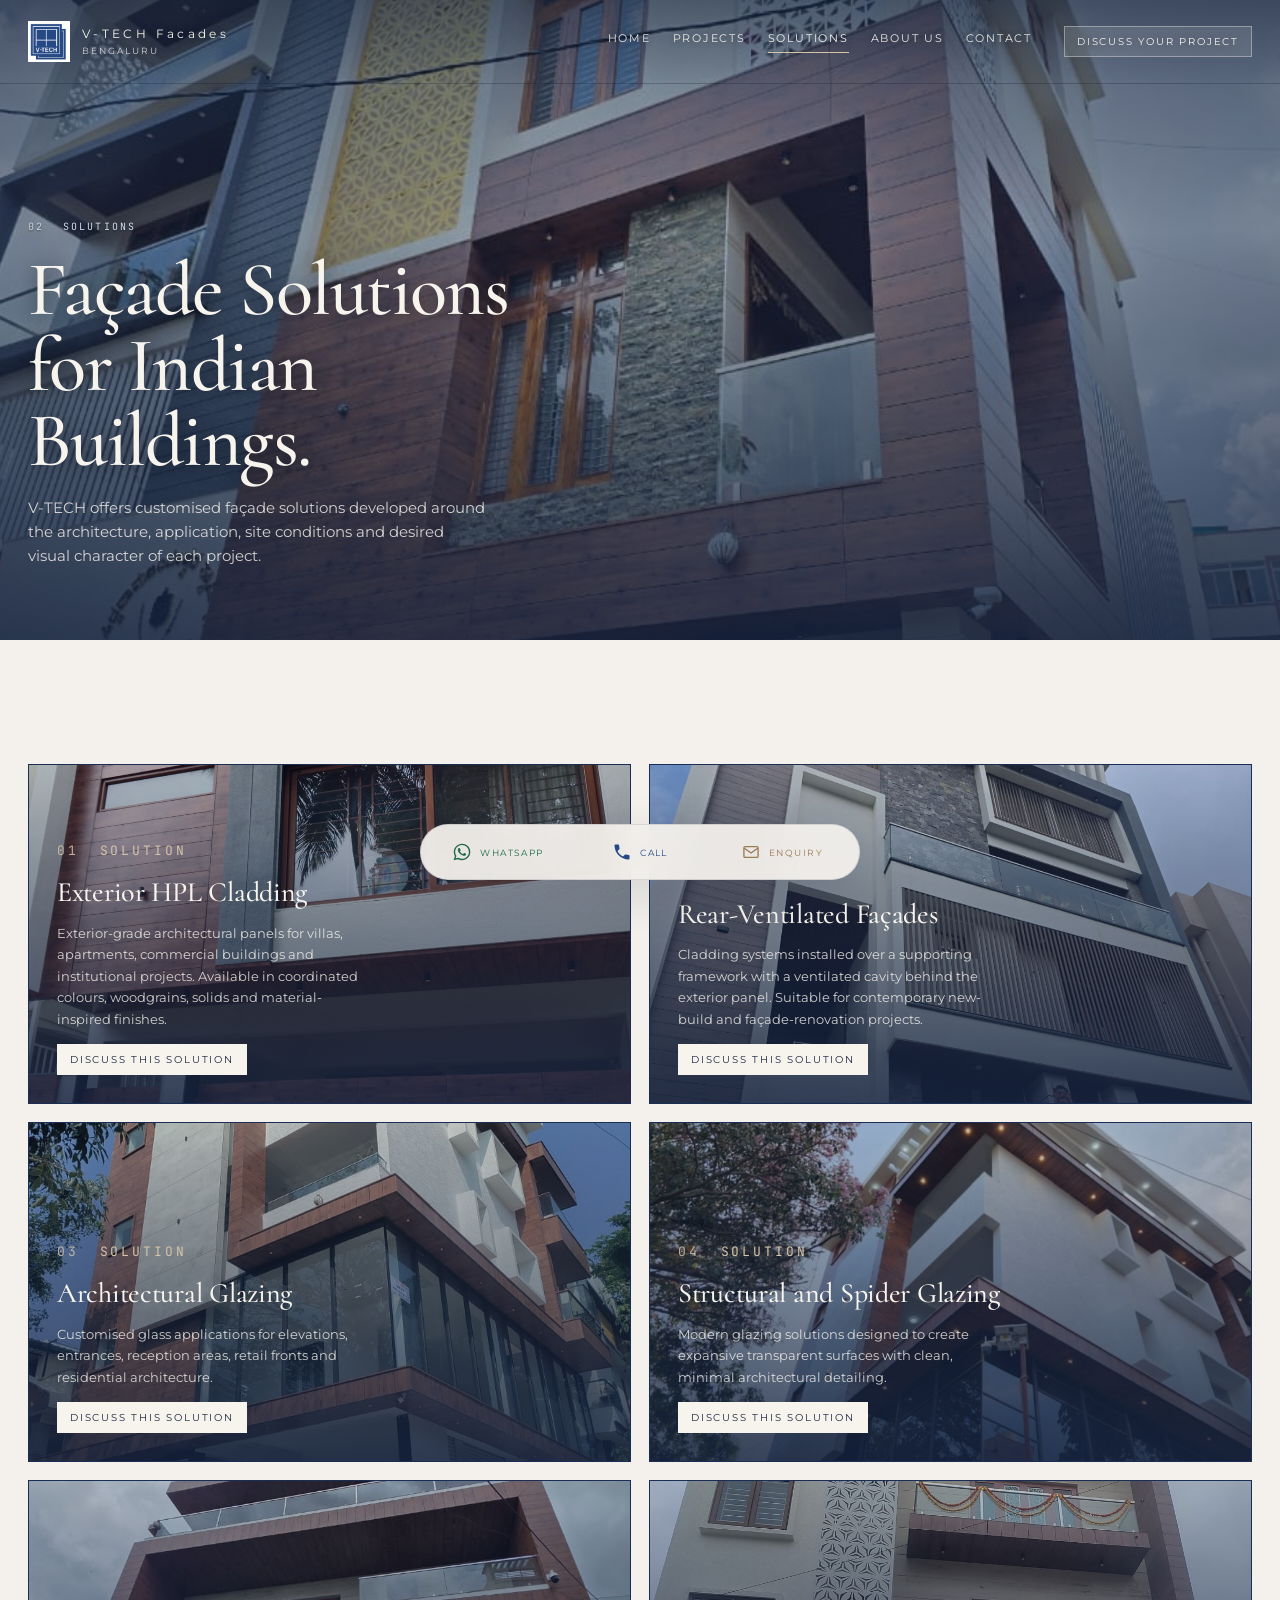
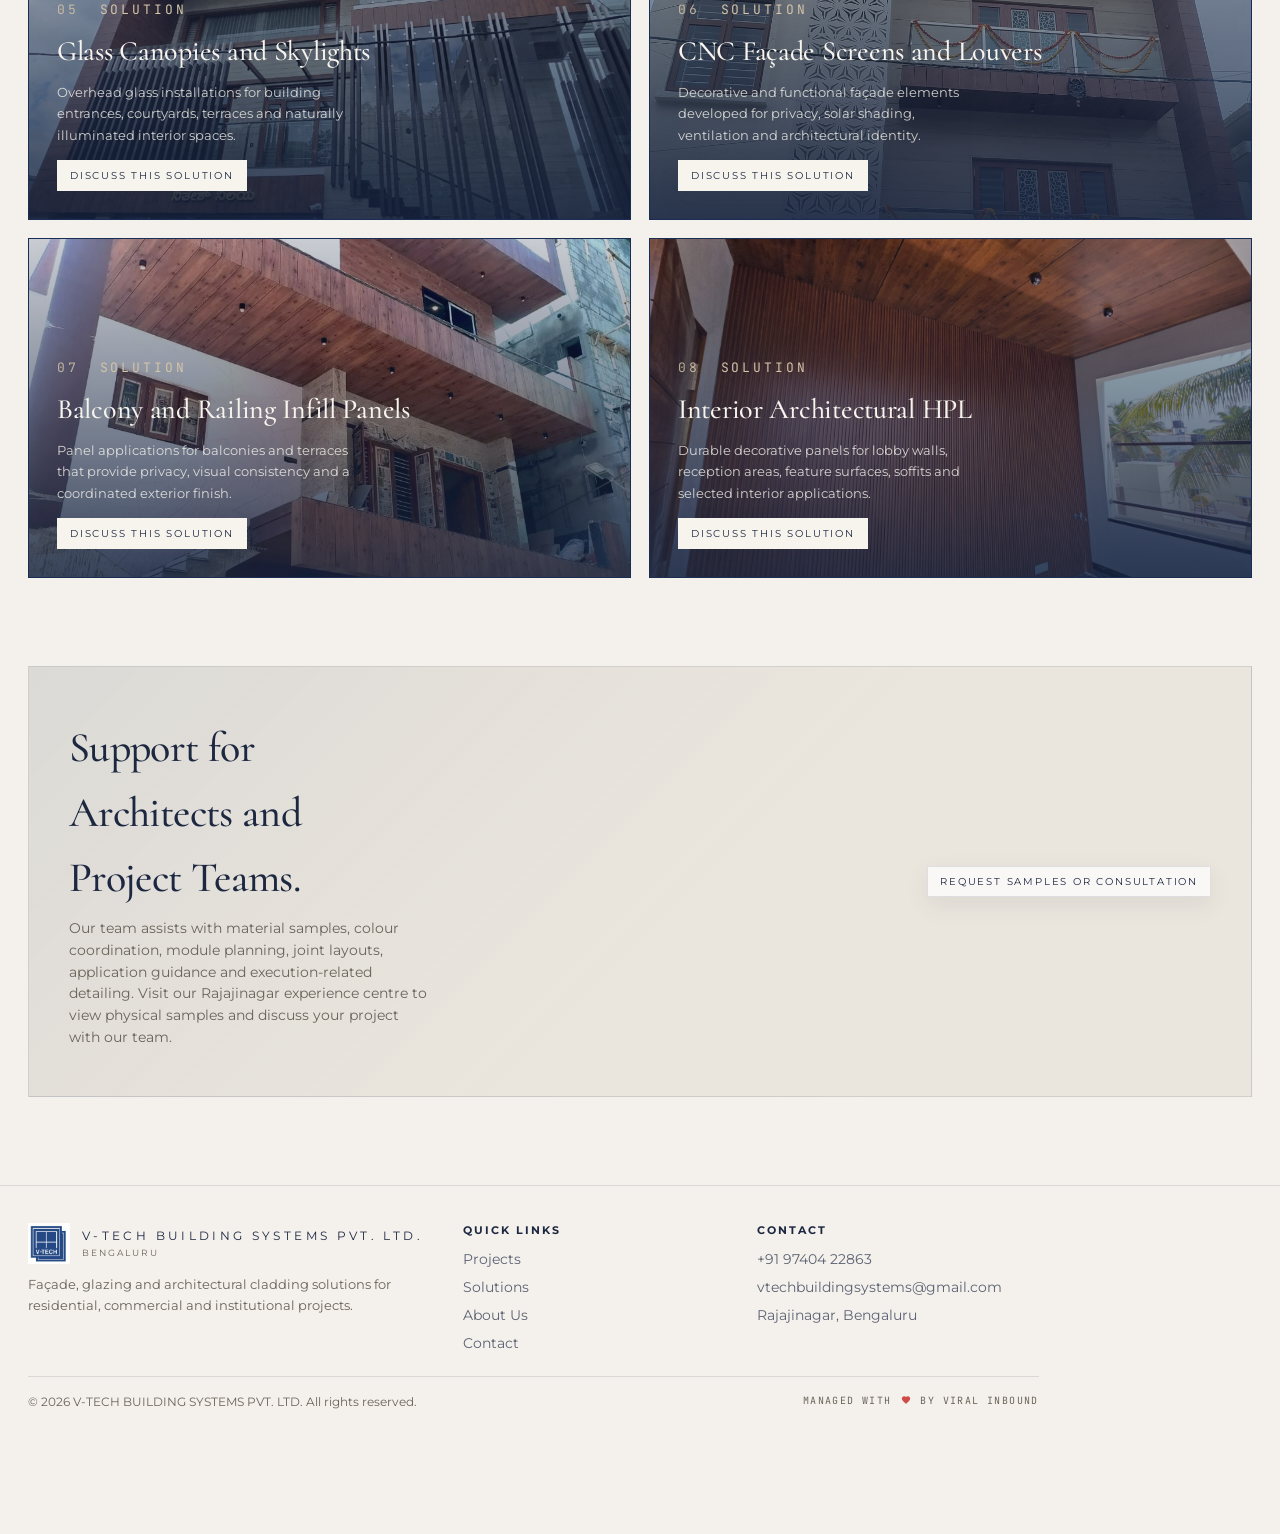
<file: solutions.html>
<!DOCTYPE html>
<html lang="en-IN">
<head>
  <meta charset="UTF-8">
  <meta name="viewport" content="width=device-width, initial-scale=1.0, viewport-fit=cover">
  <title>Facade Solutions in Bangalore | HPL &amp; Glass Cladding | V-TECH Facades</title>
  <meta name="description" content="Discover facade solutions in Bangalore by V-TECH, including Fundermax HPL cladding, ventilated facades, structural glazing, CNC screens and skylights.">
  <meta name="theme-color" content="#254985">
  <link rel="manifest" href="site.webmanifest">
  <link rel="apple-touch-icon" href="icons/apple-touch-icon.png">
  <link rel="icon" type="image/png" sizes="32x32" href="icons/favicon-32.png">
  <link rel="icon" type="image/png" sizes="16x16" href="icons/favicon-16.png">
  <link rel="icon" href="icons/favicon.ico">
  <meta name="mobile-web-app-capable" content="yes">
  <meta name="apple-mobile-web-app-capable" content="yes">
  <meta name="apple-mobile-web-app-title" content="VTech">
  <meta name="apple-mobile-web-app-status-bar-style" content="default">
  <link rel="canonical" href="https://vtechfacades.com/solutions.html">
  <link rel="preconnect" href="https://fonts.googleapis.com">
  <link rel="preconnect" href="https://fonts.gstatic.com" crossorigin>
  <link href="https://fonts.googleapis.com/css2?family=Cormorant:ital,wght@0,400;0,500;0,600;0,700;1,400;1,500&family=Montserrat:ital,wght@0,300;0,400;0,500;0,600;1,400&family=JetBrains+Mono:wght@400;500&display=swap" rel="stylesheet">
  <link rel="stylesheet" href="styles.css?v=m1">
</head>
<body class="is-page">
  <header class="site-header" id="site-header">
    <div class="header-inner">
      <a href="index.html" class="brand">
        <span class="brand-glyph" aria-hidden="true"></span>
        <span>
          <span class="brand-name">V-TECH Facades</span>
          <span class="brand-sub">Bengaluru</span>
        </span>
      </a>
      <nav class="mono-nav" aria-label="Primary">
        <a href="index.html">Home</a>
        <a href="projects.html">Projects</a>
        <a href="solutions.html" class="is-active">Solutions</a>
        <a href="about.html">About Us</a>
        <a href="contact.html">Contact</a>
      </nav>
      <div class="header-end">
        <button type="button" class="inquire" data-inquire-open data-source-cta="header">Discuss Your Project</button>
        <button class="nav-lines" id="nav-toggle" type="button" aria-label="Menu"><span></span><span></span></button>
      </div>
    </div>
  </header>

  <nav class="mobile-chapters" id="mobile-nav">
    <a href="index.html">Home</a>
    <a href="projects.html">Projects</a>
    <a href="solutions.html" class="is-active">Solutions</a>
    <a href="about.html">About Us</a>
    <a href="contact.html">Contact</a>
  </nav>

  <main class="page-main">
    <section class="page-hero">
      <div class="page-hero-media" style="background-image:url('images/project-03.jpeg')"></div>
      <div class="page-hero-shade"></div>
      <div class="page-hero-copy">
        <p class="chap-label"><span>02</span> Solutions</p>
        <h1>Façade Solutions for Indian Buildings.</h1>
        <p class="lede">V-TECH offers customised façade solutions developed around the architecture, application, site conditions and desired visual character of each project.</p>
      </div>
    </section>

    <section class="page-section">
      <div class="systems-grid" id="fundermax-applications">
        <article class="system-card" id="exterior-hpl">
          <div class="system-card-media" style="background-image:url('images/project-05.jpeg')"></div>
          <div class="system-card-copy">
            <p class="chap-label"><span>01</span> Solution</p>
            <h3>Exterior HPL Cladding</h3>
            <p>Exterior-grade architectural panels for villas, apartments, commercial buildings and institutional projects. Available in coordinated colours, woodgrains, solids and material-inspired finishes.</p>
            <button type="button" class="inquire" data-inquire-open data-category="exterior-hpl" data-source-cta="solution-hpl">Discuss this solution</button>
          </div>
        </article>
        <article class="system-card" id="ventilated-facades">
          <div class="system-card-media" style="background-image:url('images/project-08.jpeg')"></div>
          <div class="system-card-copy">
            <p class="chap-label"><span>02</span> Solution</p>
            <h3>Rear-Ventilated Façades</h3>
            <p>Cladding systems installed over a supporting framework with a ventilated cavity behind the exterior panel. Suitable for contemporary new-build and façade-renovation projects.</p>
            <button type="button" class="inquire" data-inquire-open data-category="ventilated-facade" data-source-cta="solution-ventilated">Discuss this solution</button>
          </div>
        </article>
        <article class="system-card" id="architectural-glazing">
          <div class="system-card-media" style="background-image:url('images/project-01.jpeg')"></div>
          <div class="system-card-copy">
            <p class="chap-label"><span>03</span> Solution</p>
            <h3>Architectural Glazing</h3>
            <p>Customised glass applications for elevations, entrances, reception areas, retail fronts and residential architecture.</p>
            <button type="button" class="inquire" data-inquire-open data-category="architectural-glazing" data-source-cta="solution-glazing">Discuss this solution</button>
          </div>
        </article>
        <article class="system-card" id="structural-glazing">
          <div class="system-card-media" style="background-image:url('images/project-06.jpeg')"></div>
          <div class="system-card-copy">
            <p class="chap-label"><span>04</span> Solution</p>
            <h3>Structural and Spider Glazing</h3>
            <p>Modern glazing solutions designed to create expansive transparent surfaces with clean, minimal architectural detailing.</p>
            <button type="button" class="inquire" data-inquire-open data-category="structural-spider-glazing" data-source-cta="solution-spider">Discuss this solution</button>
          </div>
        </article>
        <article class="system-card" id="canopies-skylights">
          <div class="system-card-media" style="background-image:url('images/project-11.jpeg')"></div>
          <div class="system-card-copy">
            <p class="chap-label"><span>05</span> Solution</p>
            <h3>Glass Canopies and Skylights</h3>
            <p>Overhead glass installations for building entrances, courtyards, terraces and naturally illuminated interior spaces.</p>
            <button type="button" class="inquire" data-inquire-open data-category="glass-canopy-skylight" data-source-cta="solution-canopy">Discuss this solution</button>
          </div>
        </article>
        <article class="system-card" id="cnc-screens">
          <div class="system-card-media" style="background-image:url('images/project-04.jpeg')"></div>
          <div class="system-card-copy">
            <p class="chap-label"><span>06</span> Solution</p>
            <h3>CNC Façade Screens and Louvers</h3>
            <p>Decorative and functional façade elements developed for privacy, solar shading, ventilation and architectural identity.</p>
            <button type="button" class="inquire" data-inquire-open data-category="cnc-facade-screen" data-source-cta="solution-screens">Discuss this solution</button>
          </div>
        </article>
        <article class="system-card" id="balcony-panels">
          <div class="system-card-media" style="background-image:url('images/project-02.jpeg')"></div>
          <div class="system-card-copy">
            <p class="chap-label"><span>07</span> Solution</p>
            <h3>Balcony and Railing Infill Panels</h3>
            <p>Panel applications for balconies and terraces that provide privacy, visual consistency and a coordinated exterior finish.</p>
            <button type="button" class="inquire" data-inquire-open data-category="balcony-panel" data-source-cta="solution-balcony">Discuss this solution</button>
          </div>
        </article>
        <article class="system-card" id="interior-hpl">
          <div class="system-card-media" style="background-image:url('images/project-07.jpeg')"></div>
          <div class="system-card-copy">
            <p class="chap-label"><span>08</span> Solution</p>
            <h3>Interior Architectural HPL</h3>
            <p>Durable decorative panels for lobby walls, reception areas, feature surfaces, soffits and selected interior applications.</p>
            <button type="button" class="inquire" data-inquire-open data-category="interior-hpl" data-source-cta="solution-interior">Discuss this solution</button>
          </div>
        </article>
      </div>
    </section>

    <section class="page-cta">
      <div>
        <h2>Support for Architects and Project Teams.</h2>
        <p>Our team assists with material samples, colour coordination, module planning, joint layouts, application guidance and execution-related detailing. Visit our Rajajinagar experience centre to view physical samples and discuss your project with our team.</p>
      </div>
      <button type="button" class="inquire" data-inquire-open data-source-cta="request-samples" data-inquire-note="I would like to request samples or a consultation.">Request Samples or Consultation</button>
    </section>
  </main>

  <footer class="page-footer is-rich">
    <div class="page-footer-grid">
      <div>
        <a href="index.html" class="footer-brand">
          <span class="brand-glyph" aria-hidden="true"></span>
          <span>
            <span class="brand-name">V-TECH BUILDING SYSTEMS PVT. LTD.</span>
            <span class="brand-sub">Bengaluru</span>
          </span>
        </a>
        <p class="footer-blurb">Façade, glazing and architectural cladding solutions for residential, commercial and institutional projects.</p>
      </div>
      <div>
        <h4>Quick links</h4>
        <nav class="page-footer-links" aria-label="Footer">
          <a href="projects.html">Projects</a>
          <a href="solutions.html">Solutions</a>
          <a href="about.html">About Us</a>
          <a href="contact.html">Contact</a>
        </nav>
      </div>
      <div>
        <h4>Contact</h4>
        <div class="page-footer-contact">
          <a href="tel:+919740422863">+91 97404 22863</a>
          <a href="mailto:vtechbuildingsystems@gmail.com">vtechbuildingsystems@gmail.com</a>
          <p>Rajajinagar, Bengaluru</p>
        </div>
      </div>
    </div>
    <div class="page-footer-legal">
      <span>© 2026 V-TECH BUILDING SYSTEMS PVT. LTD. All rights reserved.</span>
      <p class="footer-credit">Managed with <span class="footer-heart" role="img" aria-label="love"><svg viewBox="0 0 24 24" fill="currentColor" aria-hidden="true" focusable="false"><path d="M12 21.35l-1.45-1.32C5.4 15.36 2 12.28 2 8.5 2 5.42 4.42 3 7.5 3c1.74 0 3.41.81 4.5 2.09C13.09 3.81 14.76 3 16.5 3 19.58 3 22 5.42 22 8.5c0 3.78-3.4 6.86-8.55 11.54L12 21.35z"/></svg></span> by <a href="https://viralinbound.com" target="_blank" rel="noopener noreferrer">Viral Inbound</a></p>
    </div>
  </footer>

  <nav class="quick-bar" aria-label="Quick contact">
    <a class="quick-bar-btn is-wa" href="https://wa.me/919108042393?text=Hello%2C%20I%20would%20like%20to%20discuss%20a%20facade%20or%20glazing%20project." target="_blank" rel="noopener noreferrer">
      <svg class="quick-bar-icon" viewBox="0 0 24 24" aria-hidden="true" focusable="false"><path fill="currentColor" d="M19.05 4.91A9.82 9.82 0 0 0 12.04 2C6.58 2 2.13 6.45 2.13 11.91c0 1.75.46 3.45 1.32 4.95L2 22l5.25-1.38a9.87 9.87 0 0 0 4.79 1.22h.01c5.46 0 9.91-4.45 9.91-9.91 0-2.65-1.03-5.14-2.91-7.02Zm-7.01 15.24h-.01a8.2 8.2 0 0 1-4.18-1.15l-.3-.18-3.12.82.83-3.04-.2-.31a8.2 8.2 0 0 1-1.26-4.38c0-4.54 3.7-8.23 8.24-8.23 2.2 0 4.27.86 5.82 2.42a8.18 8.18 0 0 1 2.41 5.83c0 4.54-3.7 8.22-8.23 8.22Zm4.52-6.16c-.25-.12-1.47-.72-1.7-.81-.23-.08-.39-.12-.56.12-.17.25-.64.81-.78.97-.14.17-.29.19-.54.06-.25-.12-1.05-.39-2-1.24-.75-.66-1.23-1.47-1.38-1.72-.14-.25-.02-.38.11-.51.11-.11.25-.29.37-.43.12-.15.17-.25.25-.41.08-.17.04-.31-.02-.43-.06-.12-.56-1.34-.76-1.84-.2-.48-.4-.42-.56-.42-.14 0-.31-.01-.47-.01-.17 0-.43.06-.66.31-.23.25-.87.85-.87 2.07 0 1.22.89 2.4 1.01 2.56.12.17 1.75 2.67 4.24 3.74.59.26 1.05.41 1.41.52.59.19 1.13.16 1.56.1.48-.07 1.47-.6 1.67-1.18.21-.58.21-1.07.14-1.18-.06-.1-.23-.17-.48-.29Z"/></svg>
      <span>WhatsApp</span>
    </a>
    <a class="quick-bar-btn is-call" href="tel:+919108042393">
      <svg class="quick-bar-icon" viewBox="0 0 24 24" aria-hidden="true" focusable="false"><path fill="currentColor" d="M6.6 10.8c1.4 2.8 3.8 5.1 6.6 6.6l2.2-2.2c.3-.3.7-.4 1.1-.2 1.1.4 2.3.6 3.5.6.6 0 1 .4 1 1V20c0 .6-.4 1-1 1C10.6 21 3 13.4 3 4c0-.6.4-1 1-1h3.5c.6 0 1 .4 1 1 0 1.2.2 2.4.6 3.5.1.4 0 .8-.3 1.1L6.6 10.8Z"/></svg>
      <span>Call</span>
    </a>
    <button type="button" class="quick-bar-btn is-inquire" data-inquire-open data-source-cta="quick-bar">
      <svg class="quick-bar-icon" viewBox="0 0 24 24" aria-hidden="true" focusable="false" fill="none" stroke="currentColor" stroke-width="1.6" stroke-linejoin="round"><rect x="3.5" y="5.5" width="17" height="13" rx="1.5"/><path d="m4 7.4 8 5.8 8-5.8"/></svg>
      <span>Enquiry</span>
    </button>
  </nav>

  <script src="js/leads-config.js?v=privyr2"></script>
  <script src="js/inquire.js?v=privyr2"></script>
  <script src="page.js?v=honest2"></script>
  <script src="js/pwa-register.js?v=pwa5" defer></script>
</body>
</html>
</file>
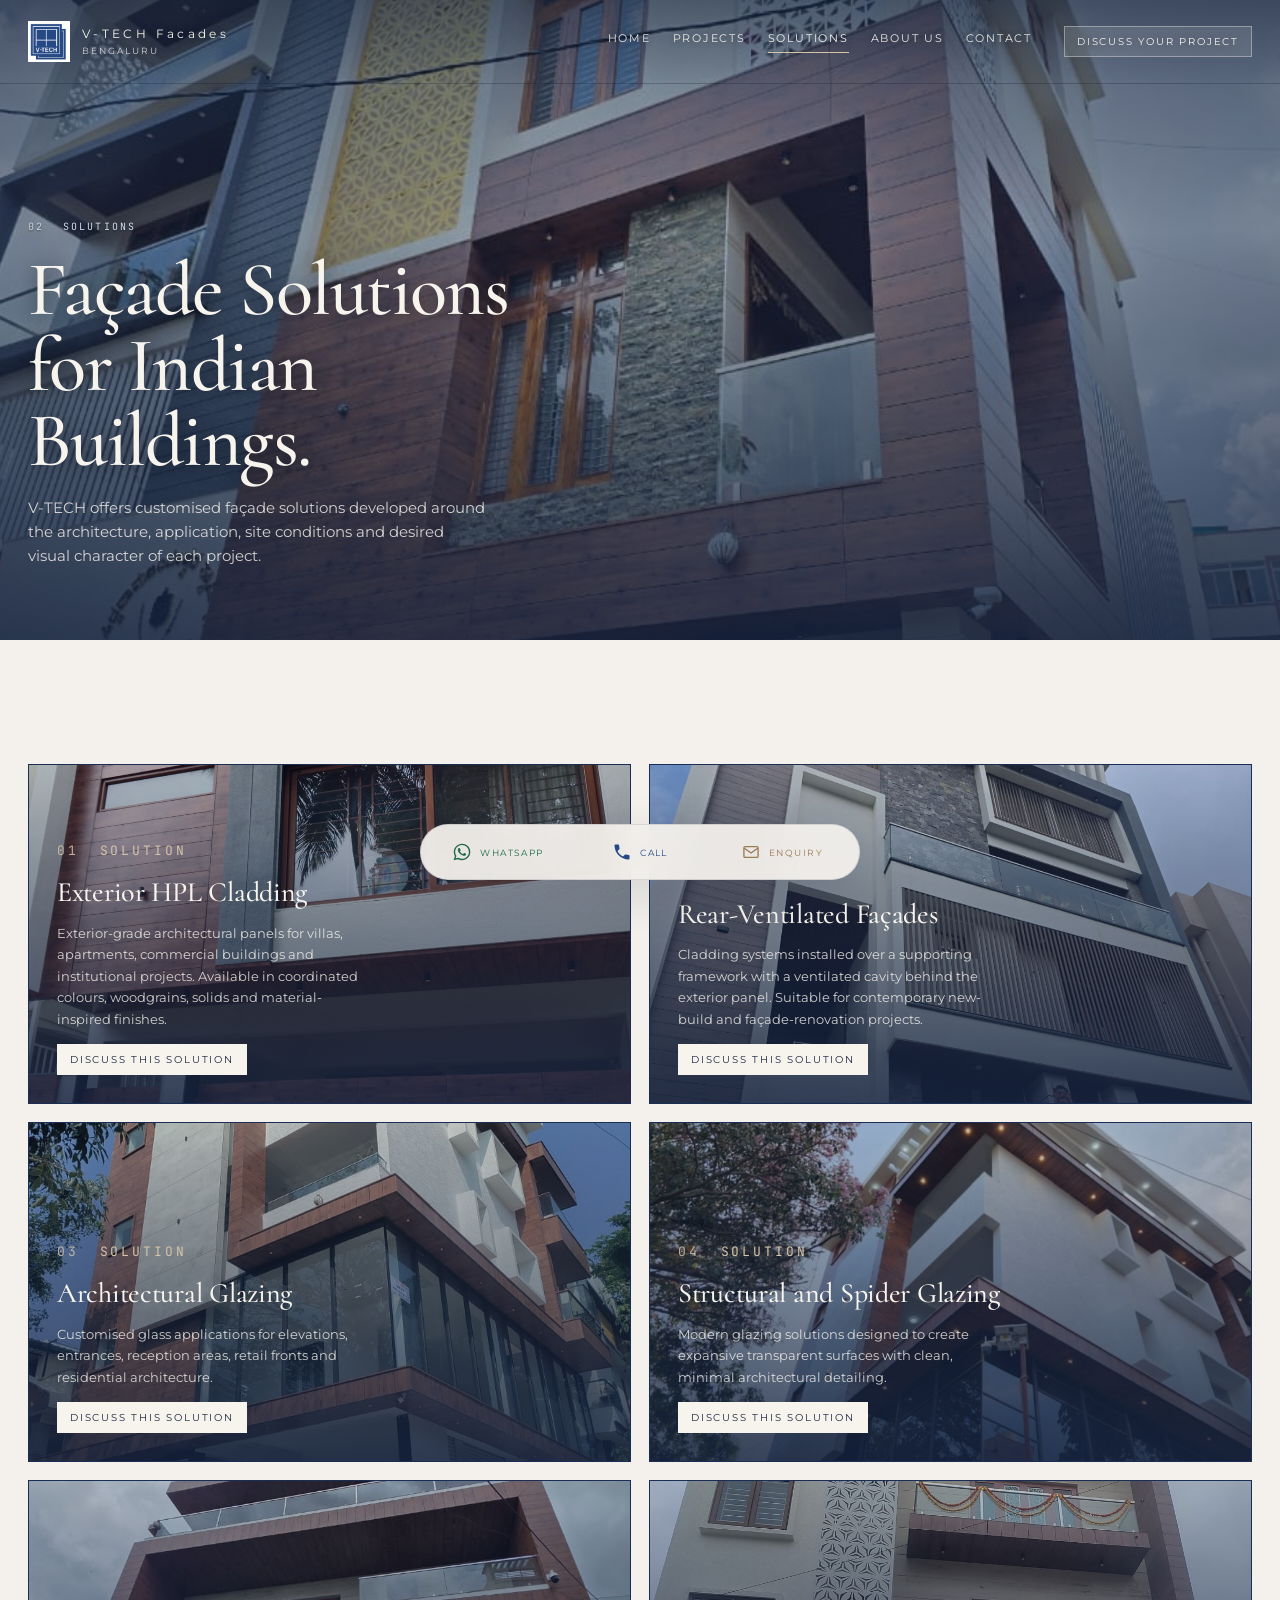
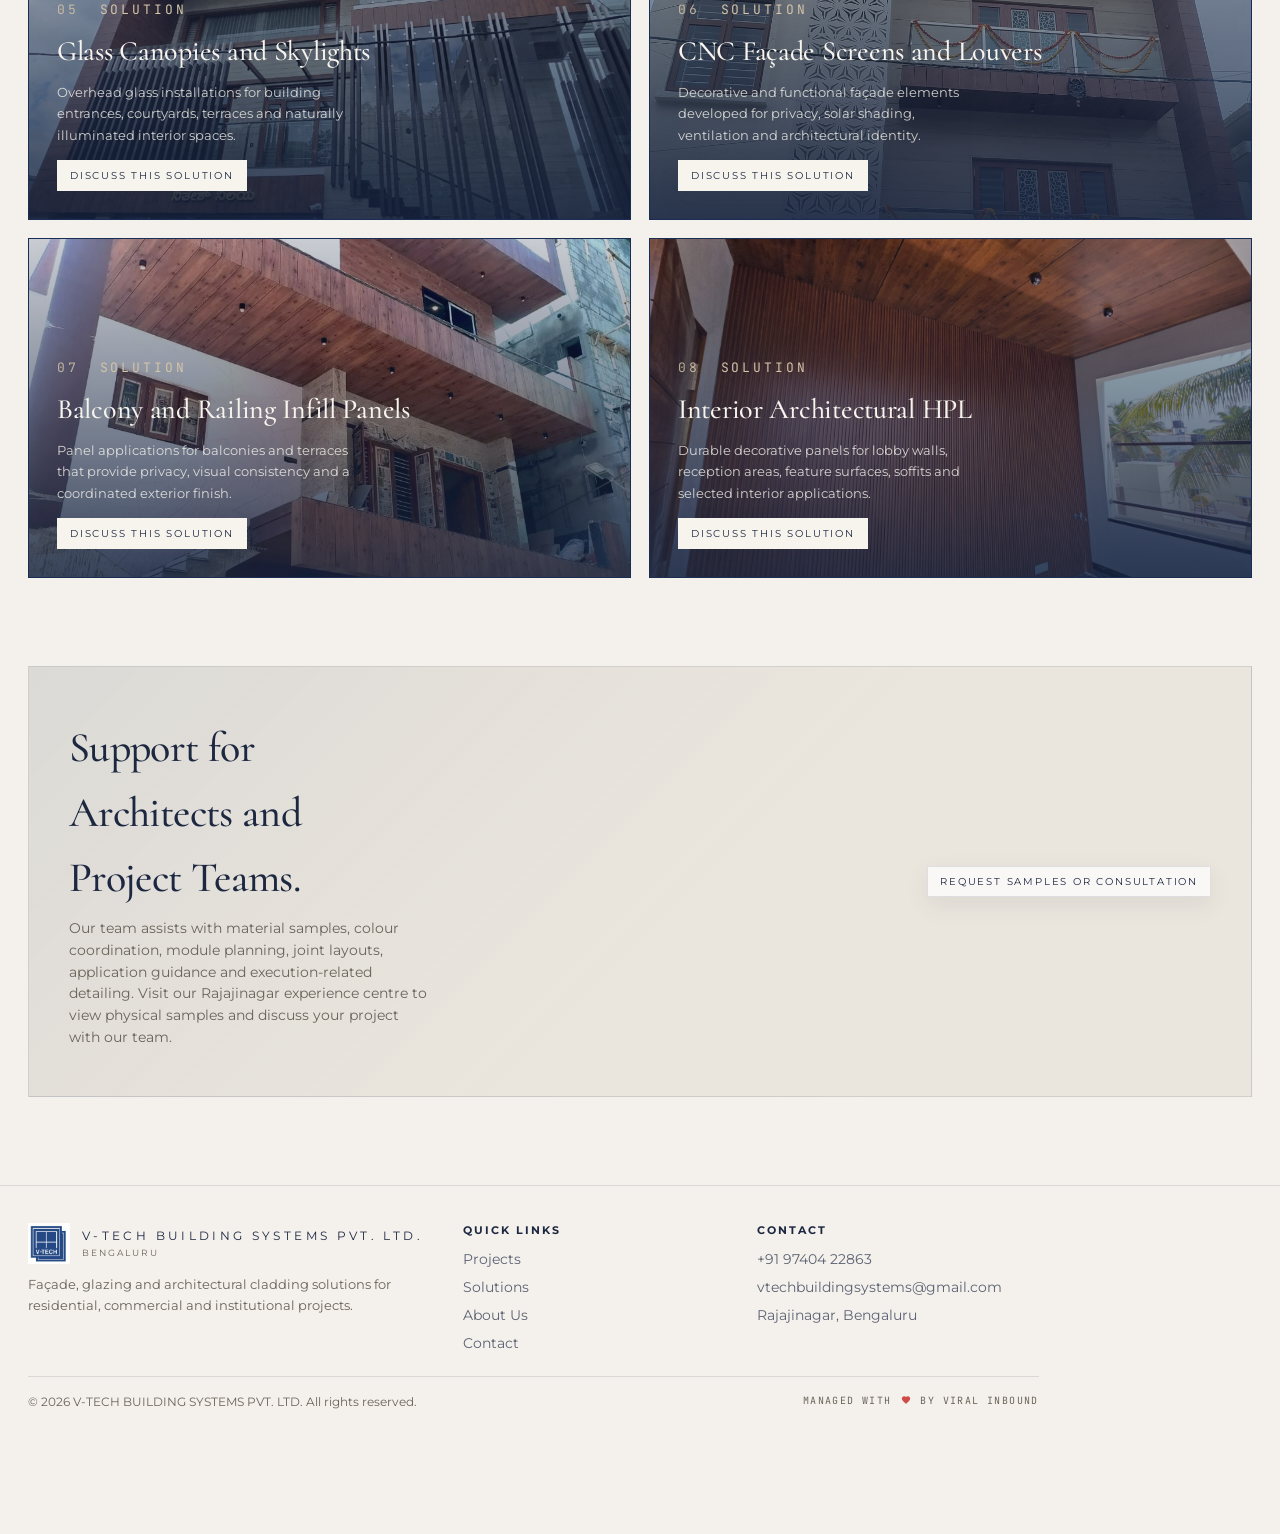
<file: systems.html>
<!DOCTYPE html>
<html lang="en-IN">
<head>
  <meta charset="UTF-8">
  <meta http-equiv="refresh" content="0; url=solutions.html">
  <link rel="canonical" href="https://vtechfacades.com/solutions.html">
  <title>Solutions | V-TECH Building Systems</title>
  <script>location.replace("solutions.html");</script>
</head>
<body>
  <p><a href="solutions.html">V-TECH façade solutions have moved here.</a></p>
</body>
</html>
</file>
<file: styles.css>
:root {
  --navy: #254985;
  --navy-deep: #1a3058;
  --ink: #f4f1ec;
  --ink-2: #ebe6dd;
  --paper: #1c2740;
  --mute: #6a645a;
  --copper: #9a7b52;
  --copper-2: #b8956a;
  --line: rgba(28, 39, 64, 0.12);
  --on-photo: #f7f4ee;
  --on-photo-mute: rgba(247, 244, 238, 0.82);
  --on-photo-accent: #d4c4a8;
  --shade: rgba(28, 39, 64, 0.72);
  --glass: rgba(244, 241, 236, 0.9);
  --ease-out: cubic-bezier(0.23, 1, 0.32, 1);
  --ease-move: cubic-bezier(0.77, 0, 0.175, 1);
  --font-d: "Cormorant", Georgia, serif;
  --font-b: "Montserrat", system-ui, sans-serif;
  --font-m: "JetBrains Mono", ui-monospace, monospace;
  --max: 1320px;
  --header-h: 84px;
  --quick-bar-h: 58px;
  --quick-bar-gap: 0px;
  --quick-bar-space: calc(var(--quick-bar-h) + var(--quick-bar-gap) + env(safe-area-inset-bottom, 0px));
}

*, *::before, *::after { box-sizing: border-box; }
html { color-scheme: light; scroll-padding-bottom: var(--quick-bar-space); overflow-x: clip; }
html, body { margin: 0; background: var(--ink); color: var(--paper); }
body { padding-bottom: calc(var(--quick-bar-space) + 16px); }
a:focus-visible, button:focus-visible, input:focus-visible, textarea:focus-visible, select:focus-visible {
  outline: 2px solid var(--navy);
  outline-offset: 3px;
}
body {
  font-family: var(--font-b);
  font-weight: 400;
  line-height: 1.55;
  overflow-x: hidden;
  cursor: none;
}
a { color: inherit; text-decoration: none; }
button { font-family: inherit; cursor: none; }
img, video { max-width: 100%; display: block; }

.curtain {
  position: fixed; inset: 0; z-index: 200; pointer-events: none;
}
.curtain-panel {
  position: absolute; top: 0; bottom: 0; width: 50%; background: var(--navy-deep);
}
.curtain-panel.left { left: 0; }
.curtain-panel.right { right: 0; }
.curtain-word {
  position: absolute; inset: 0; display: grid; place-items: center;
  font-family: var(--font-d); font-size: clamp(36px, 7vw, 96px);
  letter-spacing: -0.04em; z-index: 1; font-weight: 500; color: var(--on-photo);
  text-align: center; padding: 0 24px;
}

.scroll-progress {
  position: fixed; top: 0; left: 0; height: 2px; width: 0;
  background: var(--copper); z-index: 90; transform-origin: 0 50%;
}
.cursor-dot, .cursor-ring {
  position: fixed; top: 0; left: 0; pointer-events: none; z-index: 180; border-radius: 50%;
  transform: translate(-50%, -50%);
}
.cursor-dot { width: 6px; height: 6px; background: var(--copper); }
.cursor-ring {
  width: 28px; height: 28px; border: 1px solid rgba(37, 73, 133, 0.55);
  transition: width 220ms var(--ease-out), height 220ms var(--ease-out), opacity 220ms var(--ease-out), border-color 220ms var(--ease-out);
}
.cursor-ring.is-hover {
  width: 52px; height: 52px; opacity: 0.45; border-color: var(--copper-2);
}
@media (pointer: coarse) {
  .cursor-dot, .cursor-ring { display: none; }
  body { cursor: auto; }
}

.site-header {
  position: fixed; inset: 0 0 auto; z-index: 60;
  height: calc(var(--header-h) + env(safe-area-inset-top, 0px));
  padding-top: env(safe-area-inset-top, 0px);
  background: transparent;
  border-bottom: 1px solid transparent;
  backdrop-filter: none;
  transition: background 500ms var(--ease-out), backdrop-filter 500ms var(--ease-out), border-color 500ms var(--ease-out), color 400ms var(--ease-out);
}
/* Soft top hold on inner pages / when not over the homepage hero */
body:not(.has-hero) .site-header:not(.is-solid):not(.is-scrolled) {
  background: linear-gradient(180deg, rgba(18, 28, 48, 0.28) 0%, rgba(18, 28, 48, 0) 100%);
}
body.has-hero .site-header:not(.is-solid):not(.is-scrolled) {
  background: transparent;
  backdrop-filter: none;
  box-shadow: none;
}
.site-header .brand-name {
  color: var(--on-photo);
  text-shadow: 0 1px 10px rgba(18, 28, 48, 0.45);
}
.site-header .brand-sub {
  color: var(--on-photo-mute);
  text-shadow: 0 1px 8px rgba(18, 28, 48, 0.4);
}
.site-header .mono-nav a {
  color: var(--on-photo);
  text-shadow: 0 1px 10px rgba(18, 28, 48, 0.45);
}
.site-header .mono-nav a i { color: var(--on-photo-accent); }
.site-header .mono-nav a::after { background: var(--on-photo-accent); }
.site-header .inquire,
.site-header .spec-pill {
  background: rgba(247, 244, 238, 0.12);
  border-color: rgba(247, 244, 238, 0.38);
  color: var(--on-photo);
  box-shadow: none;
  text-shadow: 0 1px 8px rgba(18, 28, 48, 0.35);
}
.site-header .spec-pill b { color: var(--on-photo-accent); }
.site-header .nav-lines span {
  background: var(--on-photo);
  box-shadow: 0 1px 6px rgba(18, 28, 48, 0.4);
}
.site-header.is-solid,
.site-header.is-scrolled {
  background: var(--glass);
  backdrop-filter: blur(18px);
  border-bottom-color: var(--line);
}
.site-header.is-solid .brand-name,
.site-header.is-scrolled .brand-name {
  color: var(--paper);
  text-shadow: none;
}
.site-header.is-solid .brand-sub,
.site-header.is-scrolled .brand-sub {
  color: var(--mute);
  text-shadow: none;
}
.site-header.is-solid .mono-nav a,
.site-header.is-scrolled .mono-nav a {
  color: var(--paper);
  text-shadow: none;
}
.site-header.is-solid .mono-nav a i,
.site-header.is-scrolled .mono-nav a i {
  color: var(--copper);
}
.site-header.is-solid .mono-nav a::after,
.site-header.is-scrolled .mono-nav a::after {
  background: var(--copper);
}
.site-header.is-solid .inquire,
.site-header.is-scrolled .inquire,
.site-header.is-solid .spec-pill,
.site-header.is-scrolled .spec-pill {
  background: rgba(255, 255, 255, 0.7);
  border-color: var(--line);
  color: var(--paper);
  box-shadow: 0 8px 24px rgba(28, 39, 64, 0.06);
  text-shadow: none;
}
.site-header.is-solid .spec-pill b,
.site-header.is-scrolled .spec-pill b { color: var(--copper-2); }
.site-header.is-solid .nav-lines span,
.site-header.is-scrolled .nav-lines span {
  background: var(--paper);
  box-shadow: none;
}
.header-inner {
  max-width: var(--max); margin: 0 auto; height: 100%;
  display: flex; align-items: center; padding: 0 28px; gap: 32px;
}
.brand { display: flex; align-items: center; gap: 12px; }
.brand-glyph {
  width: 42px; height: 42px; border: 0;
  background: url("images/vtech-logo.png") center/contain no-repeat;
  box-shadow: none;
  flex-shrink: 0;
}
.brand-name {
  display: block; font-size: 12px; letter-spacing: 0.28em; color: var(--paper);
}
.brand-sub {
  display: block; font-size: 9px; letter-spacing: 0.22em; text-transform: uppercase;
  color: var(--mute);
}
.mono-nav { margin-left: auto; display: flex; gap: 22px; }
.mono-nav a {
  font-size: 11px; letter-spacing: 0.16em; text-transform: uppercase; opacity: 0.92;
  position: relative; padding-bottom: 6px; transition: opacity 180ms ease;
  color: var(--paper);
}
.mono-nav a i {
  font-style: normal; color: var(--copper-2); margin-right: 6px;
  font-family: var(--font-m); font-size: 9px;
}
.mono-nav a::after {
  content: ""; position: absolute; left: 0; right: 0; bottom: 0; height: 1px;
  background: var(--copper-2); transform: scaleX(0); transform-origin: left;
  transition: transform 280ms var(--ease-out);
}
.mono-nav a:hover { opacity: 1; }
.mono-nav a:hover::after { transform: scaleX(1); }
.header-end { display: flex; align-items: center; gap: 14px; }
.spec-pill, .inquire {
  font-size: 10px; letter-spacing: 0.18em; text-transform: uppercase;
  background: rgba(255,255,255,0.72); border: 1px solid var(--line);
  color: var(--paper); padding: 8px 12px;
  backdrop-filter: blur(10px);
  box-shadow: 0 8px 24px rgba(21, 35, 63, 0.08);
  font-family: inherit;
}
button.inquire { cursor: pointer; }
.spec-pill b { color: var(--copper-2); margin-left: 6px; }
.nav-lines {
  display: none; width: 36px; height: 36px; background: none; border: 0; position: relative;
}
.nav-lines span {
  position: absolute; left: 8px; right: 8px; height: 1px; background: var(--paper);
  transition: opacity 200ms var(--ease-out), transform 200ms var(--ease-out);
}
.nav-lines span:first-child { top: 14px; }
.nav-lines span:last-child { bottom: 14px; }
.nav-lines.is-open span:first-child { transform: translateY(4px) rotate(45deg); }
.nav-lines.is-open span:last-child { transform: translateY(-4px) rotate(-45deg); }

.mobile-chapters {
  display: none; position: fixed;
  inset: calc(var(--header-h) + env(safe-area-inset-top, 0px)) 0 var(--quick-bar-space);
  z-index: 55;
  background: rgba(244, 241, 236, 0.98); padding: 32px 28px 40px; flex-direction: column; gap: 8px;
  letter-spacing: 0.18em; text-transform: uppercase; font-size: 13px;
  overflow-y: auto; -webkit-overflow-scrolling: touch;
}
.mobile-chapters a {
  display: flex; align-items: center; min-height: 48px;
  border-bottom: 1px solid var(--line);
}
.mobile-chapters.is-open { display: flex; }
body.nav-open { overflow: hidden; }

.hero { position: relative; height: 100svh; min-height: 640px; overflow: hidden; background: var(--navy-deep); }
.hero-slides { position: absolute; inset: 0; }
.hero-slide {
  position: absolute; inset: 0;
  opacity: 0;
  visibility: hidden;
  pointer-events: none;
  z-index: 0;
}
.hero-slide.is-active {
  pointer-events: auto;
  z-index: 1;
}
.slide-media {
  position: absolute; inset: 0; overflow: hidden;
}
.slide-img {
  position: absolute; inset: -5%;
  background-size: cover;
  /* Architecture stays right; left lane reserved for copy */
  background-position: 82% center;
  will-change: transform;
  transform: scale(1.06);
  filter: brightness(1.1) contrast(1.05) saturate(0.94);
}
.slide-shade {
  position: absolute; inset: 0; z-index: 1; pointer-events: none;
  background:
    /* Left text lane: enough contrast for white type, fades before the façade */
    linear-gradient(90deg, rgba(8, 16, 30, 0.72) 0%, rgba(8, 16, 30, 0.46) 24%, rgba(8, 16, 30, 0.18) 44%, transparent 62%),
    /* Soft top sheen + light bottom hold for tabs */
    linear-gradient(180deg, rgba(255, 255, 255, 0.1) 0%, transparent 26%, transparent 64%, rgba(14, 26, 44, 0.22) 100%),
    radial-gradient(85% 70% at 82% 40%, rgba(255, 255, 255, 0.12) 0%, transparent 55%);
}
.hero.is-scroll-story {
  touch-action: pan-y;
}
.slide-copy {
  position: absolute;
  left: clamp(28px, 8vw, 110px);
  right: clamp(28px, 22vw, 280px);
  bottom: 24%;
  max-width: 34rem;
  z-index: 2;
}
.chap-label {
  font-family: var(--font-m); font-size: 10px; letter-spacing: 0.22em; text-transform: uppercase;
  color: var(--copper-2); margin: 0 0 18px;
}
.hero .chap-label,
.page-hero .chap-label {
  color: rgba(220, 232, 244, 0.96);
  text-shadow:
    0 1px 2px rgba(6, 12, 24, 0.55),
    0 6px 18px rgba(6, 12, 24, 0.35);
}
.hero .chap-label span { color: rgba(196, 214, 232, 0.98); }
.chap-label span { opacity: 0.85; margin-right: 10px; }
.split-headline {
  font-family: var(--font-d); font-weight: 500; font-size: clamp(42px, 6.4vw, 88px);
  line-height: 0.98; margin: 0 0 18px; letter-spacing: -0.02em;
  color: #fffcf7;
  text-shadow:
    0 1px 0 rgba(255, 255, 255, 0.28),
    0 1px 2px rgba(12, 22, 40, 0.35),
    0 10px 32px rgba(12, 22, 40, 0.28);
}
.hero .split-headline {
  color: #ffffff;
  max-width: 12ch;
  text-shadow:
    0 1px 2px rgba(6, 12, 24, 0.65),
    0 4px 18px rgba(6, 12, 24, 0.45),
    0 18px 40px rgba(6, 12, 24, 0.28);
}
.split-headline .word {
  display: inline-block;
  white-space: nowrap;
}
.split-headline .char { display: inline-block; will-change: transform, opacity; }
.slide-lead {
  max-width: 440px; color: var(--on-photo-mute); font-size: 14px; font-weight: 300;
  text-shadow: 0 1px 10px rgba(21,35,63,0.4);
}
.hero .slide-lead {
  max-width: 38ch;
  color: rgba(244, 248, 252, 0.94);
  text-shadow:
    0 1px 2px rgba(6, 12, 24, 0.55),
    0 8px 22px rgba(6, 12, 24, 0.4);
}

.hero-badge,
.hero-tabs {
  will-change: transform, opacity;
}
.hero-badge {
  position: absolute; right: 36px; top: auto; bottom: 42%;
  z-index: 3;
  display: flex; gap: 10px; align-items: center;
  border: 1px solid rgba(255, 255, 255, 0.48); padding: 10px 12px;
  background: rgba(255, 255, 255, 0.18); backdrop-filter: blur(16px);
  -webkit-backdrop-filter: blur(16px);
  box-shadow: 0 10px 28px rgba(18, 28, 48, 0.1);
  opacity: 0.94;
}
.badge-mark { width: 14px; height: 14px; border: 1px solid rgba(255, 255, 255, 0.7); }
.hero-badge strong {
  display: block; font-size: 11px; letter-spacing: 0.1em; font-weight: 500; color: #fffcf7;
  text-shadow: 0 1px 8px rgba(12, 22, 40, 0.25);
}
.hero-badge em {
  font-style: normal; font-size: 9px; color: rgba(244, 248, 252, 0.82); letter-spacing: 0.14em;
}

.hero-brand-title {
  position: absolute;
  left: clamp(28px, 8vw, 110px);
  top: calc(var(--header-h) + env(safe-area-inset-top, 0px) + 18px);
  z-index: 3;
  margin: 0;
  max-width: 16ch;
  font-family: var(--font-d);
  font-weight: 500;
  font-size: clamp(22px, 3.2vw, 34px);
  line-height: 1.05;
  letter-spacing: -0.02em;
  color: #ffffff;
  text-shadow:
    0 1px 2px rgba(6, 12, 24, 0.55),
    0 8px 24px rgba(6, 12, 24, 0.35);
}

.works-all {
  display: inline-flex;
  align-items: center;
  margin-top: 12px;
  font-family: var(--font-m);
  font-size: 10px;
  letter-spacing: 0.16em;
  text-transform: uppercase;
  color: var(--copper);
  text-decoration: none;
  border-bottom: 1px solid transparent;
  transition: color 200ms var(--ease-out), border-color 200ms var(--ease-out);
}
.works-all:hover { color: var(--navy); border-bottom-color: var(--navy); }

.metrics.is-why {
  grid-template-columns: repeat(3, 1fr);
  gap: 28px 32px;
}
.metrics.is-why strong {
  font-size: clamp(26px, 2.8vw, 38px);
}

.hero-tabs {
  position: absolute; left: clamp(28px, 8vw, 110px); right: clamp(28px, 8vw, 110px);
  bottom: calc(28px + var(--quick-bar-space)); z-index: 4;
  display: grid; grid-template-columns: 1fr 1fr 1fr; gap: 18px;
}
.hero-tabs button {
  background: none; border: 0; color: rgba(236, 244, 252, 0.78); text-align: left;
  font-size: 11px; letter-spacing: 0.14em; text-transform: uppercase; padding: 0 0 8px;
  border-bottom: 1px solid rgba(255, 255, 255, 0.28); position: relative;
  text-shadow:
    0 1px 2px rgba(6, 12, 24, 0.55),
    0 6px 16px rgba(6, 12, 24, 0.35);
}
.hero-tabs button span { color: rgba(196, 214, 232, 0.95); margin-right: 8px; font-family: var(--font-m); }
.hero-tabs .fill {
  position: absolute; left: 0; bottom: -1px; height: 1px; width: 0; background: rgba(236, 244, 252, 0.95);
}
.hero-tabs .is-on { color: #fffcf7; }

/* Short laptop heights: keep brand title clear of slide copy */
@media (max-height: 900px) and (min-width: 961px) {
  .slide-copy {
    top: calc(var(--header-h) + env(safe-area-inset-top, 0px) + 72px);
    bottom: calc(var(--quick-bar-space) + 88px);
    display: flex;
    flex-direction: column;
    justify-content: flex-end;
  }
  .split-headline {
    font-size: clamp(34px, 4.6vw, 64px);
    margin-bottom: 12px;
  }
  .hero .chap-label { margin-bottom: 10px; }
  .slide-copy .hero-actions { margin-top: 14px; }
  .hero-badge { bottom: 34%; }
}

@media (max-height: 760px) and (min-width: 961px) {
  .hero-brand-title {
    font-size: clamp(18px, 2.2vw, 24px);
    top: calc(var(--header-h) + env(safe-area-inset-top, 0px) + 12px);
  }
  .slide-copy {
    top: calc(var(--header-h) + env(safe-area-inset-top, 0px) + 58px);
    bottom: calc(var(--quick-bar-space) + 72px);
  }
  .split-headline {
    font-size: clamp(28px, 3.8vw, 48px);
    margin-bottom: 10px;
  }
  .slide-lead { display: none; }
  .hero-badge { display: none; }
}

/* —— Client & Collaborator Showcase —— */
.ticker-section {
  position: relative;
  border-block: 1px solid var(--line);
  background:
    radial-gradient(ellipse 65% 90% at 50% 50%, rgba(37, 73, 133, 0.08) 0%, transparent 75%),
    var(--ink-2);
  padding: 34px 0 30px;
  overflow: hidden;
}
.ticker {
  overflow: hidden;
  position: relative;
  width: 100%;
  padding: 4px 0;
  mask-image: linear-gradient(to right, transparent 0%, #000 6%, #000 94%, transparent 100%);
  -webkit-mask-image: linear-gradient(to right, transparent 0%, #000 6%, #000 94%, transparent 100%);
}
.ticker-track {
  display: flex;
  width: max-content;
  animation: marquee 55s linear infinite;
  will-change: transform;
}
.ticker:hover .ticker-track {
  animation-play-state: paused;
}
.ticker-group {
  display: flex;
  align-items: center;
  gap: 16px;
  padding-right: 16px;
}

.client-card {
  display: inline-flex;
  align-items: center;
  gap: 12px;
  background: rgba(255, 255, 255, 0.035);
  backdrop-filter: blur(10px);
  -webkit-backdrop-filter: blur(10px);
  border: 1px solid rgba(255, 255, 255, 0.08);
  border-radius: 8px;
  padding: 8px 16px 8px 10px;
  transition: transform 260ms var(--ease-out), border-color 260ms var(--ease-out), box-shadow 260ms var(--ease-out), background 260ms var(--ease-out);
  cursor: default;
  white-space: nowrap;
  user-select: none;
}
.client-card:hover {
  transform: translateY(-2px);
  background: rgba(255, 255, 255, 0.07);
  border-color: color-mix(in srgb, var(--brand-color, var(--copper)) 55%, rgba(255,255,255,0.2));
  box-shadow: 0 8px 24px -4px color-mix(in srgb, var(--brand-color, var(--copper)) 25%, transparent);
}

.client-logo-box {
  width: 34px;
  height: 34px;
  flex-shrink: 0;
  display: flex;
  align-items: center;
  justify-content: center;
  border-radius: 6px;
  background: rgba(255, 255, 255, 0.05);
  border: 1px solid rgba(255, 255, 255, 0.08);
  transition: transform 260ms var(--ease-out), background 260ms var(--ease-out);
}
.client-card:hover .client-logo-box {
  transform: scale(1.06);
  background: color-mix(in srgb, var(--brand-color, #fff) 15%, rgba(255,255,255,0.06));
}
.client-svg {
  width: 24px;
  height: 24px;
  display: block;
}

.client-info {
  display: flex;
  flex-direction: column;
  gap: 2px;
}
.client-name {
  font-family: var(--font-b);
  font-size: 12.5px;
  font-weight: 600;
  letter-spacing: 0.02em;
  color: var(--paper);
}
.client-type {
  font-family: var(--font-m);
  font-size: 9px;
  letter-spacing: 0.12em;
  text-transform: uppercase;
  color: var(--mute);
}

@keyframes marquee {
  0% { transform: translateX(0); }
  100% { transform: translateX(-50%); }
}

@media (max-width: 768px) {
  .ticker-section { padding: 24px 0 20px; }
  .client-card { padding: 6px 12px 6px 8px; gap: 10px; }
  .client-logo-box { width: 30px; height: 30px; }
  .client-svg { width: 20px; height: 20px; }
  .client-name { font-size: 11.5px; }
}

@media (prefers-reduced-motion: reduce) {
  .ticker-track {
    animation: none;
    overflow-x: auto;
    scroll-snap-type: x mandatory;
    width: 100%;
  }
}

.parallax {
  position: relative; min-height: 180vh; display: flex; flex-direction: column;
  justify-content: center; padding: 16vh 4vw; overflow: hidden;
}
.parallax-grid {
  position: absolute; inset: 0; pointer-events: none; z-index: 0;
  opacity: 0.55;
  background-image:
    repeating-linear-gradient(
      90deg,
      rgba(37, 73, 133, 0.07) 0,
      rgba(37, 73, 133, 0.07) 1px,
      transparent 1px,
      transparent calc(100% / 12)
    );
  mask-image: radial-gradient(ellipse 68% 62% at 50% 48%, #000 18%, transparent 78%);
}
.parallax-vignette {
  position: absolute; inset: 0; pointer-events: none; z-index: 0;
  background:
    radial-gradient(ellipse 72% 58% at 50% 48%, rgba(37, 73, 133, 0.08) 0%, transparent 52%),
    radial-gradient(ellipse 90% 80% at 50% 50%, transparent 28%, rgba(244, 241, 236, 0.62) 100%);
}
.parallax .chap-label {
  position: relative; z-index: 1;
  font-size: 14px; letter-spacing: 0.3em; margin-bottom: 5vh;
  color: var(--copper-2);
}
.aura-pin {
  position: absolute;
  top: 16%;
  left: 0;
  width: 100%;
  height: 1px;
  overflow: visible;
  pointer-events: none;
  z-index: 0;
  will-change: transform;
}
.aura-mark {
  --aura-size: min(68vw, 640px);
  position: absolute;
  left: 50%;
  top: 0;
  width: var(--aura-size);
  transform: translateX(-50%);
  opacity: 0.16;
  mix-blend-mode: multiply;
}
.aura-mark img {
  display: block; width: 100%; height: auto;
}
.parallax-stack {
  position: relative; z-index: 1;
  display: flex; flex-direction: column; gap: 0;
  width: min(100%, 1480px);
  margin: 0 auto;
}
.p-row {
  display: grid;
  gap: 28px 48px;
  margin: 6vh 0;
  will-change: transform;
  opacity: 1;
  align-items: start;
  transition: opacity 450ms var(--ease-out);
}
.parallax.is-live .p-row { opacity: 0.72; }
.parallax.is-live .p-row.is-on { opacity: 1; }
.p-claim { min-width: 0; }
.p-line {
  display: flex; align-items: center; gap: 22px;
}
.p-orbit {
  width: 28px; height: 28px; flex-shrink: 0;
  border: 1px solid var(--copper-2); border-radius: 50%;
  position: relative; opacity: 0.9;
}
.p-orbit::after {
  content: "";
  position: absolute; left: 50%; top: 50%;
  width: 5px; height: 5px; border-radius: 50%;
  background: var(--copper-2);
  transform: translate(-50%, -50%);
}
.p-word {
  display: block;
  overflow: hidden;
  line-height: 1;
  position: relative;
  padding-bottom: 0.14em;
}
.p-word::after {
  content: "";
  position: absolute;
  left: 0;
  right: 0;
  bottom: 0;
  height: 1px;
  background: var(--copper-2);
  transform: scaleX(0);
  transform-origin: left center;
  transition: transform 450ms var(--ease-out);
  pointer-events: none;
}
.p-row.is-on .p-word::after { transform: scaleX(1); }
.p-row b {
  display: block;
  font-family: var(--font-d);
  font-size: clamp(72px, 14.5vw, 220px);
  font-weight: 600;
  line-height: 1;
  padding-bottom: 0.32em;
  letter-spacing: -0.035em;
  color: var(--paper);
  text-shadow: 0 2px 48px rgba(37, 73, 133, 0.12);
  transition: color 450ms var(--ease-out);
}
.p3 .p-word b { font-style: italic; font-weight: 500; padding-bottom: 0.4em; }
.p3 .p-word { padding-inline: 0.06em; }
.parallax.is-live .p-row:not(.is-on) b {
  color: rgba(28, 39, 64, 0.34);
  text-shadow: none;
}
.p-meta {
  display: flex;
  align-items: baseline;
  gap: 18px 28px;
  flex-wrap: wrap;
  margin-top: 14px;
}
.p-row i {
  font-style: normal;
  color: var(--mute);
  font-size: clamp(13px, 1.2vw, 17px);
  letter-spacing: 0.2em;
  text-transform: uppercase;
  font-weight: 500;
  max-width: 28ch;
  line-height: 1.5;
  padding-left: 2px;
}
.p-spec {
  font-family: var(--font-m);
  font-size: 12px;
  letter-spacing: 0.08em;
  text-transform: none;
  color: var(--copper);
  white-space: nowrap;
  opacity: 0.55;
  transition: opacity 450ms var(--ease-out);
}
.p-row.is-on .p-spec { opacity: 1; }
.p-ticks {
  display: block;
  width: min(168px, 42vw);
  height: 11px;
  margin-top: 14px;
  opacity: 0.2;
  transform: scaleX(0.88);
  transform-origin: left center;
  background: repeating-linear-gradient(
    90deg,
    var(--copper-2) 0 1px,
    transparent 1px 11px
  );
  transition: opacity 450ms var(--ease-out), transform 450ms var(--ease-out);
}
.p-row.is-on .p-ticks {
  opacity: 0.7;
  transform: scaleX(1);
}
.p-plate {
  margin: 18px 0 0;
  width: min(240px, 22vw);
  opacity: 0.28;
  transform: scale(0.96);
  transition: opacity 450ms var(--ease-out), transform 450ms var(--ease-out);
}
.p-row.is-on .p-plate,
.parallax:not(.is-live) .p-plate {
  opacity: 1;
  transform: scale(1);
}
.p-plate-frame {
  position: relative;
  aspect-ratio: 4 / 5;
  overflow: hidden;
  background: var(--ink-2);
}
.p-plate-frame .vf {
  width: 16px;
  height: 16px;
  border-color: var(--copper-2);
  z-index: 2;
}
.p-plate-img {
  position: absolute;
  inset: 0;
  background-size: cover;
  background-position: center;
}
.p1 {
  grid-template-columns: auto minmax(0, 1fr);
  padding-left: 1vw;
}
.p1 .p-plate { grid-column: 1; grid-row: 1; }
.p1 .p-claim { grid-column: 2; grid-row: 1; }
.p2 {
  grid-template-columns: minmax(0, 1fr) auto;
  padding-right: 1vw;
}
.p2 .p-claim { grid-column: 1; justify-self: end; text-align: right; }
.p2 .p-plate { grid-column: 2; }
.p2 .p-line { justify-content: flex-end; }
.p2 .p-word::after { transform-origin: right center; }
.p2 .p-meta { justify-content: flex-end; }
.p2 i { text-align: right; padding-left: 0; padding-right: 2px; }
.p2 .p-ticks { margin-left: auto; transform-origin: right center; }
.p3 {
  grid-template-columns: auto minmax(0, 1fr);
  padding-left: 1vw;
}
.p3 .p-plate { grid-column: 1; grid-row: 1; }
.p3 .p-claim { grid-column: 2; grid-row: 1; }
.p3 .p-line { justify-content: flex-start; }
.p3 .p-word::after { transform-origin: left center; }
.p3 .p-meta { justify-content: flex-start; }
.p3 i { text-align: left; }
.p3 .p-ticks { margin-inline: 0; transform-origin: left center; }

.works { padding-top: 0; }
.section-intro, .pathways, .spectrum, .manifesto { padding: 10vh 28px; max-width: var(--max); margin: 0 auto; }
.reveal-head {
  font-family: var(--font-d); font-weight: 500; font-size: clamp(36px, 5vw, 72px);
  line-height: 1.02; margin: 0 0 48px; letter-spacing: -0.02em;
}
.pin-wrap {
  position: relative;
  overflow: hidden;
  height: 100svh;
  display: flex;
  flex-direction: column;
  padding-top: calc(var(--header-h) + env(safe-area-inset-top, 0px) + 16px);
  padding-bottom: calc(var(--quick-bar-space) + 16px);
  box-sizing: border-box;
  background:
    radial-gradient(ellipse 70% 55% at 50% 48%, rgba(37, 73, 133, 0.08) 0%, transparent 70%),
    linear-gradient(180deg, #f4f1ec 0%, #ebe6dd 45%, #f6f3ee 100%);
}
.works-head {
  position: relative;
  z-index: 5;
  flex-shrink: 0;
  width: min(100%, var(--max));
  margin: 0 auto;
  padding: 8px 28px 10px;
}
.works-head .chap-label {
  margin-bottom: 4px;
}
.works-intro {
  margin: 8px 0 0;
  max-width: 62ch;
  color: var(--mute);
  font-size: 14px;
  line-height: 1.55;
}
.works-head .reveal-head {
  font-size: clamp(22px, 2.6vw, 36px);
  margin: 0;
  max-width: 17em;
  white-space: normal;
  line-height: 1.12;
}
.works-reel-slot {
  position: relative;
  z-index: 1;
  flex: 1;
  min-height: 0;
  display: flex;
  align-items: center;
  overflow: hidden;
  padding: 2px 0 6px;
}
.works-stage {
  position: absolute;
  inset: 0;
  pointer-events: none;
  z-index: 0;
  overflow: hidden;
}
.works-grid {
  position: absolute;
  inset: -10%;
  background-image:
    linear-gradient(rgba(37, 73, 133, 0.08) 1px, transparent 1px),
    linear-gradient(90deg, rgba(37, 73, 133, 0.08) 1px, transparent 1px);
  background-size: 72px 72px;
  mask-image: radial-gradient(ellipse 75% 65% at 50% 50%, #000 20%, transparent 75%);
  -webkit-mask-image: radial-gradient(ellipse 75% 65% at 50% 50%, #000 20%, transparent 75%);
  animation: works-grid-drift 48s linear infinite;
  opacity: 0.85;
}
.works-glow {
  position: absolute;
  border-radius: 50%;
  filter: blur(72px);
  will-change: transform, opacity;
}
.works-glow-a {
  width: min(52vw, 560px);
  height: min(52vw, 560px);
  left: 8%;
  top: 18%;
  background: radial-gradient(circle, rgba(37, 73, 133, 0.16) 0%, transparent 68%);
  animation: works-glow-a 18s var(--ease-out) infinite alternate;
}
.works-glow-b {
  width: min(44vw, 480px);
  height: min(44vw, 480px);
  right: 4%;
  bottom: 12%;
  background: radial-gradient(circle, rgba(61, 98, 166, 0.12) 0%, transparent 70%);
  animation: works-glow-b 22s var(--ease-out) infinite alternate;
}
.works-glow-c {
  width: min(36vw, 380px);
  height: min(36vw, 380px);
  left: 42%;
  top: 58%;
  background: radial-gradient(circle, rgba(27, 54, 102, 0.12) 0%, transparent 72%);
  animation: works-glow-c 26s var(--ease-out) infinite alternate;
}
.works-frame {
  position: absolute;
  width: min(22vw, 220px);
  height: min(22vw, 220px);
  border: 1px solid rgba(37, 73, 133, 0.18);
}
.works-frame::before,
.works-frame::after {
  content: "";
  position: absolute;
  background: rgba(37, 73, 133, 0.35);
}
.works-frame-tl {
  top: 14%;
  left: 4%;
  border-right: 0;
  border-bottom: 0;
  animation: works-frame-pulse 9s var(--ease-out) infinite;
}
.works-frame-tl::before { width: 18px; height: 1px; top: -1px; left: -1px; }
.works-frame-tl::after { width: 1px; height: 18px; top: -1px; left: -1px; }
.works-frame-br {
  right: 5%;
  bottom: 16%;
  border-left: 0;
  border-top: 0;
  animation: works-frame-pulse 9s var(--ease-out) 1.4s infinite;
}
.works-frame-br::before { width: 18px; height: 1px; bottom: -1px; right: -1px; }
.works-frame-br::after { width: 1px; height: 18px; bottom: -1px; right: -1px; }
.works-orbit {
  position: absolute;
  left: 50%;
  top: 52%;
  width: min(88vw, 920px);
  height: min(88vw, 920px);
  transform: translate(-50%, -50%);
  border: 1px solid rgba(37, 73, 133, 0.1);
  border-radius: 50%;
  box-shadow:
    inset 0 0 0 1px rgba(37, 73, 133, 0.04),
    0 0 0 48px rgba(37, 73, 133, 0.025);
  animation: works-orbit-spin 64s linear infinite;
}
.works-orbit::before {
  content: "";
  position: absolute;
  inset: 12%;
  border: 1px dashed rgba(37, 73, 133, 0.12);
  border-radius: 50%;
  animation: works-orbit-spin 90s linear infinite reverse;
}
.works-ticks {
  position: absolute;
  inset: 0;
  background-image:
    repeating-linear-gradient(
      90deg,
      transparent 0,
      transparent calc(12.5% - 1px),
      rgba(37, 73, 133, 0.06) calc(12.5% - 1px),
      rgba(37, 73, 133, 0.06) 12.5%
    );
  mask-image: linear-gradient(180deg, transparent 0%, #000 28%, #000 72%, transparent 100%);
  -webkit-mask-image: linear-gradient(180deg, transparent 0%, #000 28%, #000 72%, transparent 100%);
  opacity: 0.55;
}
@keyframes works-grid-drift {
  from { transform: translate3d(0, 0, 0); }
  to { transform: translate3d(-72px, -72px, 0); }
}
@keyframes works-glow-a {
  from { transform: translate3d(0, 0, 0) scale(1); opacity: 0.7; }
  to { transform: translate3d(6%, 8%, 0) scale(1.08); opacity: 1; }
}
@keyframes works-glow-b {
  from { transform: translate3d(0, 0, 0) scale(1); opacity: 0.65; }
  to { transform: translate3d(-8%, -5%, 0) scale(1.1); opacity: 1; }
}
@keyframes works-glow-c {
  from { transform: translate3d(0, 0, 0) scale(0.96); opacity: 0.5; }
  to { transform: translate3d(4%, -10%, 0) scale(1.12); opacity: 0.95; }
}
@keyframes works-frame-pulse {
  0%, 100% { opacity: 0.35; }
  50% { opacity: 0.85; }
}
@keyframes works-orbit-spin {
  from { transform: translate(-50%, -50%) rotate(0deg); }
  to { transform: translate(-50%, -50%) rotate(360deg); }
}
.reel {
  position: relative;
  z-index: 1;
  display: flex;
  align-items: center;
  gap: 40px;
  padding: 0 calc((100vw - min(38vw, 420px)) / 2);
  width: max-content;
  height: 100%;
  max-height: 100%;
}
.proj {
  width: min(38vw, 420px, calc(min(64vh, 640px) * 2 / 3));
  flex-shrink: 0;
  display: flex;
  flex-direction: column;
  height: auto;
  max-height: 100%;
  opacity: 0.76;
  transform: none;
  transition: opacity 480ms var(--ease-out);
  cursor: pointer;
}
.proj.is-active {
  opacity: 1;
  z-index: 2;
  cursor: default;
}
@media (hover: hover) and (pointer: fine) {
  .proj:not(.is-active):hover {
    opacity: 0.92;
  }
}
.proj-tilt {
  display: flex;
  flex-direction: column;
  flex: 0 1 auto;
  min-height: 0;
  max-height: 100%;
  transform-style: preserve-3d;
}
.proj-media {
  flex: 0 1 auto;
  min-height: 0;
  width: 100%;
  overflow: hidden;
  box-shadow: 0 28px 72px rgba(21, 35, 63, 0.16);
}
.proj-img {
  width: 100%;
  height: auto;
  aspect-ratio: 2 / 3;
  max-height: min(64vh, 640px);
  background-size: cover;
  background-position: center;
  transform: scale(1.14) translate3d(var(--parallax, 0px), 0, 0);
  will-change: transform;
}
.proj-copy {
  flex-shrink: 0;
  padding-top: 12px;
}
.proj h3 {
  font-family: var(--font-d);
  font-size: clamp(20px, 1.8vw, 26px);
  font-weight: 500;
  margin: 0 0 4px;
  line-height: 1.15;
}
.proj-copy > p {
  color: var(--mute);
  font-size: 11px;
  letter-spacing: 0.14em;
  text-transform: uppercase;
  margin: 0;
  line-height: 1.4;
  max-width: 36ch;
}
.proj-meta {
  display: grid;
  grid-template-columns: repeat(3, minmax(0, 1fr));
  column-gap: clamp(14px, 1.8vw, 32px);
  row-gap: 6px;
  margin: 10px 0 0;
  padding: 10px 0 0;
  border-top: 1px solid rgba(37, 73, 133, 0.18);
  opacity: 0;
  transform: translateY(10px);
  transition: opacity 420ms var(--ease-out), transform 420ms var(--ease-out);
  pointer-events: none;
}
.proj.is-active .proj-meta {
  opacity: 1;
  transform: translateY(0);
  transition-delay: 90ms;
}
.proj-meta div { min-width: 0; }
.proj-meta dt {
  font-family: var(--font-m);
  font-size: 9px;
  letter-spacing: 0.18em;
  text-transform: uppercase;
  color: var(--copper);
  margin: 0 0 8px;
}
.proj-meta dd {
  margin: 0;
  font-size: 12px;
  color: var(--paper);
  letter-spacing: 0.04em;
  line-height: 1.35;
  white-space: nowrap;
  overflow: hidden;
  text-overflow: ellipsis;
}

.works-viewfinder {
  position: absolute;
  inset: 10% 6vw 8%;
  z-index: 4;
  pointer-events: none;
}
.vf {
  position: absolute;
  width: 28px;
  height: 28px;
  border-color: rgba(37, 73, 133, 0.4);
  border-style: solid;
  border-width: 0;
}
.vf-tl { top: 0; left: 0; border-top-width: 1px; border-left-width: 1px; }
.vf-tr { top: 0; right: 0; border-top-width: 1px; border-right-width: 1px; }
.vf-bl { bottom: 0; left: 0; border-bottom-width: 1px; border-left-width: 1px; }
.vf-br { bottom: 0; right: 0; border-bottom-width: 1px; border-right-width: 1px; }

.works-progress {
  position: relative;
  z-index: 5;
  flex-shrink: 0;
  display: flex;
  align-items: center;
  gap: 22px;
  margin: 2px 8vw 0;
  padding-top: 10px;
  border-top: 1px solid var(--line);
  pointer-events: auto;
}
.works-progress-count {
  margin: 0;
  font-family: var(--font-m);
  font-size: 11px;
  letter-spacing: 0.2em;
  color: var(--paper);
  white-space: nowrap;
  min-width: 5.5ch;
}
.works-progress-count i {
  font-style: normal;
  color: var(--mute);
  margin: 0 0.35em;
}
.works-progress-track {
  position: relative;
  flex: 1;
  height: 1px;
  background: rgba(37, 73, 133, 0.14);
}
.works-progress-fill {
  position: absolute;
  left: 0;
  top: 0;
  bottom: 0;
  width: 100%;
  background: var(--copper);
  transform: scaleX(0);
  transform-origin: left center;
  will-change: transform;
}
.works-progress-ticks {
  position: absolute;
  inset: 0;
  display: flex;
  justify-content: space-between;
  align-items: center;
}
.works-tick {
  width: 9px;
  height: 9px;
  padding: 0;
  margin: 0;
  border: 1px solid rgba(37, 73, 133, 0.4);
  border-radius: 50%;
  background: var(--ink);
  transform: translateY(0);
  transition: background 280ms var(--ease-out), border-color 280ms var(--ease-out), transform 280ms var(--ease-out);
}
.works-tick.is-on {
  background: var(--copper);
  border-color: var(--copper-2);
  transform: scale(1.15);
}
@media (hover: hover) and (pointer: fine) {
  .works-tick:hover {
    border-color: var(--copper-2);
    background: rgba(37, 73, 133, 0.35);
  }
}

@media (max-height: 920px) and (min-width: 961px) {
  .pin-wrap {
    padding-top: calc(var(--header-h) + env(safe-area-inset-top, 0px) + 12px);
    padding-bottom: calc(var(--quick-bar-space) + 12px);
  }
  .works-head { padding: 4px 28px 8px; }
  .works-head .chap-label { margin-bottom: 2px; }
  .works-head .reveal-head { font-size: clamp(20px, 2.2vw, 28px); }
  .proj { width: min(36vw, 400px, calc(min(52vh, 460px) * 3 / 4)); }
  .proj-img { aspect-ratio: 3 / 4; max-height: min(52vh, 460px); }
  .proj-copy { padding-top: 10px; }
  .proj h3 { font-size: 20px; margin-bottom: 2px; }
  .proj-meta { margin-top: 8px; padding-top: 8px; }
  .works-progress { margin: 2px 8vw 0; padding-top: 8px; }
}

/* ==========================================================================
   FUNDERMAX MONUMENTAL PARTNER CHAPTER (DOMINANT EXPERIENCE)
   ========================================================================== */

.fmax-dominant {
  position: relative;
  background: #080d19;
  color: #f4f1ec;
  overflow: hidden;
  padding: 12vh 0 10vh;
  border-top: 1px solid rgba(184, 149, 106, 0.25);
  border-bottom: 1px solid rgba(184, 149, 106, 0.25);
}

.fmax-stage-bg {
  position: absolute;
  inset: 0;
  pointer-events: none;
  overflow: hidden;
  z-index: 0;
}

.fmax-grid-lines {
  position: absolute;
  inset: 0;
  background-image:
    linear-gradient(rgba(255, 255, 255, 0.025) 1px, transparent 1px),
    linear-gradient(90deg, rgba(255, 255, 255, 0.025) 1px, transparent 1px);
  background-size: 72px 72px;
}

.fmax-ambient-glow {
  position: absolute;
  top: 6%;
  left: 50%;
  transform: translateX(-50%);
  width: min(90vw, 980px);
  height: 520px;
  background: radial-gradient(circle, rgba(37, 73, 133, 0.28) 0%, rgba(184, 149, 106, 0.1) 48%, transparent 72%);
  filter: blur(72px);
  opacity: 0.85;
}

.fmax-watermark {
  position: absolute;
  top: 2%;
  left: 50%;
  transform: translateX(-50%);
  font-family: var(--font-b);
  font-size: clamp(72px, 17vw, 230px);
  font-weight: 900;
  letter-spacing: 0.12em;
  color: rgba(255, 255, 255, 0.022);
  white-space: nowrap;
  user-select: none;
  pointer-events: none;
  text-transform: uppercase;
  z-index: 0;
}

/* Layer 1: Monumental Header */
.fmax-monument {
  position: relative;
  z-index: 1;
  max-width: var(--max);
  margin: 0 auto;
  padding: 0 28px 4vh;
}

.fmax-badge-row {
  display: flex;
  flex-wrap: wrap;
  gap: 12px;
  align-items: center;
  margin-bottom: 36px;
}

.fmax-pill {
  display: inline-flex;
  align-items: center;
  gap: 8px;
  font-family: var(--font-m);
  font-size: 11px;
  letter-spacing: 0.14em;
  text-transform: uppercase;
  padding: 6px 14px;
  border-radius: 99px;
}

.fmax-pill-live {
  background: rgba(184, 149, 106, 0.12);
  border: 1px solid rgba(184, 149, 106, 0.45);
  color: #d4c4a8;
}

.fmax-live-dot {
  width: 7px;
  height: 7px;
  border-radius: 50%;
  background: #22c55e;
  box-shadow: 0 0 10px #22c55e;
  animation: fmax-dot-pulse 2.2s infinite;
}

@keyframes fmax-dot-pulse {
  0%, 100% { opacity: 1; transform: scale(1); }
  50% { opacity: 0.4; transform: scale(0.85); }
}

.fmax-pill-subtle {
  background: rgba(255, 255, 255, 0.04);
  border: 1px solid rgba(255, 255, 255, 0.1);
  color: rgba(244, 241, 236, 0.7);
}

.fmax-pill-flag {
  background: rgba(255, 255, 255, 0.04);
  border: 1px solid rgba(255, 255, 255, 0.12);
  color: #f4f1ec;
}

.fmax-flag-bars {
  display: inline-flex;
  flex-direction: column;
  width: 13px;
  height: 9px;
  border-radius: 1.5px;
  overflow: hidden;
  box-shadow: 0 0 4px rgba(0, 0, 0, 0.5);
  vertical-align: middle;
}

.fmax-flag-bars span {
  height: 3px;
  width: 100%;
}

.fmax-flag-bars span:nth-child(1),
.fmax-flag-bars span:nth-child(3) {
  background: #ed2939;
}

.fmax-flag-bars span:nth-child(2) {
  background: #ffffff;
}

.fmax-pill-count {
  background: rgba(37, 73, 133, 0.25);
  border: 1px solid rgba(37, 73, 133, 0.5);
  color: #9bbcf5;
}

.fmax-pill-spec {
  background: rgba(184, 149, 106, 0.08);
  border: 1px solid rgba(184, 149, 106, 0.3);
  color: #d4c4a8;
}

.fmax-hero-lockup {
  display: flex;
  flex-wrap: wrap;
  align-items: center;
  justify-content: space-between;
  gap: 28px;
  padding-bottom: 32px;
  border-bottom: 1px solid rgba(255, 255, 255, 0.1);
  margin-bottom: 40px;
}

.fmax-svg-logo,
.fmax-partner-logo-img {
  width: clamp(200px, 38vw, 460px);
  max-width: 100%;
  height: auto;
  display: block;
  object-fit: contain;
  filter: drop-shadow(0 4px 20px rgba(0, 0, 0, 0.45));
}

.fmax-partner-badge-collab {
  display: flex;
  flex-direction: column;
  align-items: flex-start;
  gap: 4px;
  background: linear-gradient(135deg, rgba(20, 32, 54, 0.75) 0%, rgba(12, 19, 34, 0.9) 100%);
  border: 1px solid rgba(184, 149, 106, 0.3);
  padding: 14px 22px;
  border-radius: 6px;
  box-shadow: 0 10px 30px rgba(0, 0, 0, 0.4), inset 0 1px 0 rgba(255, 255, 255, 0.08);
  backdrop-filter: blur(12px);
  position: relative;
  overflow: hidden;
}

.fmax-partner-badge-collab::before {
  content: "";
  position: absolute;
  top: 0;
  left: 0;
  width: 100%;
  height: 2px;
  background: linear-gradient(90deg, var(--copper), transparent);
}

.fmax-collab-label {
  font-family: var(--font-m);
  font-size: 9.5px;
  letter-spacing: 0.16em;
  text-transform: uppercase;
  color: var(--copper);
}

.fmax-collab-row {
  display: flex;
  align-items: center;
  gap: 8px;
}

.fmax-collab-cross {
  color: rgba(184, 149, 106, 0.6);
  font-size: 14px;
  font-weight: 300;
}

.fmax-collab-row strong {
  font-size: 21px;
  letter-spacing: 0.05em;
  color: #ffffff;
  font-family: var(--font-b);
  font-weight: 600;
}

.fmax-collab-sub {
  font-family: var(--font-m);
  font-size: 9px;
  letter-spacing: 0.12em;
  text-transform: uppercase;
  color: rgba(244, 241, 236, 0.5);
}

.fmax-lead-row {
  display: grid;
  grid-template-columns: 1.25fr 0.8fr;
  gap: 48px;
  align-items: end;
  margin-bottom: 0;
}

.fmax-headline {
  font-family: var(--font-d);
  font-size: clamp(34px, 4.4vw, 54px);
  font-weight: 500;
  line-height: 1.14;
  color: #ffffff;
  margin: 0;
  letter-spacing: -0.02em;
}

.fmax-headline span {
  color: #d4c4a8;
  font-style: italic;
}

.fmax-sublead {
  margin: 0;
  font-size: 15px;
  line-height: 1.7;
  color: rgba(244, 241, 236, 0.72);
}

/* Layer 2: Projects Carousel */
.fmax-carousel-section {
  position: relative;
  z-index: 1;
  max-width: var(--max);
  margin: 0 auto;
  padding: 2vh 28px 7vh;
}

.fmax-carousel-header {
  display: flex;
  justify-content: space-between;
  align-items: flex-end;
  gap: 32px;
  margin-bottom: 32px;
}

.fmax-carousel-title {
  font-family: var(--font-d);
  font-size: clamp(28px, 3.4vw, 44px);
  font-weight: 500;
  color: #ffffff;
  margin: 4px 0 8px;
  letter-spacing: -0.02em;
}

.fmax-carousel-sub {
  margin: 0;
  font-size: 14px;
  color: rgba(244, 241, 236, 0.65);
}

.fmax-carousel-controls {
  display: flex;
  align-items: center;
  gap: 16px;
  flex-wrap: wrap;
}

.fmax-gallery-link {
  display: inline-flex;
  align-items: center;
  gap: 8px;
  font-family: var(--font-m);
  font-size: 10.5px;
  letter-spacing: 0.12em;
  text-transform: uppercase;
  color: var(--copper);
  text-decoration: none;
  padding: 8px 16px;
  border: 1px solid rgba(184, 149, 106, 0.4);
  border-radius: 99px;
  background: rgba(184, 149, 106, 0.08);
  transition: all 200ms ease;
}

.fmax-gallery-link:hover {
  background: rgba(184, 149, 106, 0.22);
  border-color: var(--copper);
  color: #ffffff;
  transform: translateX(2px);
}

.fmax-counter {
  font-family: var(--font-m);
  font-size: 13px;
  color: #d4c4a8;
  display: flex;
  align-items: center;
  gap: 6px;
}

.fmax-counter i {
  color: rgba(255, 255, 255, 0.3);
  font-style: normal;
}

.fmax-nav-btns {
  display: flex;
  gap: 10px;
}

.fmax-btn {
  width: 44px;
  height: 44px;
  border-radius: 50%;
  background: rgba(255, 255, 255, 0.06);
  border: 1px solid rgba(255, 255, 255, 0.15);
  color: #ffffff;
  display: grid;
  place-items: center;
  transition: all 180ms ease;
  cursor: pointer;
}

.fmax-btn:hover {
  background: var(--copper);
  border-color: var(--copper);
  color: #080d19;
  transform: scale(1.06);
}

.fmax-btn:active {
  transform: scale(0.96);
}

.fmax-carousel-track-wrap {
  overflow: hidden;
  padding: 8px 0 16px;
  user-select: none;
  touch-action: pan-y;
  cursor: grab;
}

.fmax-carousel-track-wrap.is-dragging {
  cursor: grabbing;
}

.fmax-track {
  display: flex;
  gap: 24px;
  transition: transform 450ms cubic-bezier(0.2, 0.9, 0.3, 1);
  will-change: transform;
}

.fmax-slide {
  position: relative;
  width: clamp(310px, 38vw, 460px);
  flex-shrink: 0;
  background: linear-gradient(180deg, rgba(16, 26, 46, 0.92) 0%, rgba(9, 15, 27, 0.98) 100%);
  border: 1px solid rgba(255, 255, 255, 0.09);
  border-radius: 6px;
  overflow: hidden;
  transition: transform 320ms var(--ease-out), border-color 320ms var(--ease-out), box-shadow 320ms var(--ease-out);
  box-shadow: 0 16px 36px rgba(0, 0, 0, 0.45);
}

.fmax-slide::before {
  content: "";
  position: absolute;
  top: 0;
  left: 0;
  right: 0;
  height: 2px;
  background: linear-gradient(90deg, transparent, var(--copper), transparent);
  opacity: 0;
  transition: opacity 300ms ease;
  z-index: 4;
}

.fmax-slide.is-active::before,
.fmax-slide:hover::before {
  opacity: 1;
}

.fmax-slide.is-active {
  border-color: rgba(184, 149, 106, 0.65);
  box-shadow: 0 24px 50px rgba(0, 0, 0, 0.6), 0 0 32px rgba(184, 149, 106, 0.16);
}

.fmax-slide:hover {
  transform: translateY(-8px);
  border-color: rgba(184, 149, 106, 0.75);
}

.fmax-slide-media {
  position: relative;
  aspect-ratio: 16 / 11;
  overflow: hidden;
  background: #000;
}

.fmax-slide-media img {
  width: 100%;
  height: 100%;
  object-fit: cover;
  object-position: center;
  transition: transform 600ms var(--ease-out);
}

.fmax-slide:hover .fmax-slide-media img {
  transform: scale(1.06);
}

.fmax-slide-media::after {
  content: "";
  position: absolute;
  inset: 0;
  background: linear-gradient(180deg, rgba(8, 13, 25, 0.25) 0%, transparent 35%, rgba(8, 13, 25, 0.7) 100%);
  pointer-events: none;
  z-index: 1;
  transition: opacity 300ms ease;
}

.fmax-slide:hover .fmax-slide-media::after {
  opacity: 0.45;
}

.fmax-slide-hud {
  position: absolute;
  top: 12px;
  right: 12px;
  display: flex;
  align-items: center;
  gap: 6px;
  z-index: 3;
  pointer-events: none;
}

.fmax-hud-stamp {
  font-family: var(--font-m);
  font-size: 9px;
  letter-spacing: 0.14em;
  color: rgba(255, 255, 255, 0.75);
  background: rgba(8, 13, 25, 0.85);
  padding: 3px 8px;
  border-radius: 3px;
  border: 1px solid rgba(255, 255, 255, 0.15);
  backdrop-filter: blur(6px);
}

.fmax-hud-cross {
  color: var(--copper);
  font-family: var(--font-m);
  font-size: 11px;
}

.fmax-partner-tag {
  position: absolute;
  top: 12px;
  left: 12px;
  font-family: var(--font-m);
  font-size: 9.5px;
  letter-spacing: 0.12em;
  text-transform: uppercase;
  padding: 4px 10px;
  background: rgba(8, 13, 25, 0.88);
  color: #d4c4a8;
  border: 1px solid rgba(184, 149, 106, 0.4);
  backdrop-filter: blur(8px);
  z-index: 2;
  display: inline-flex;
  align-items: center;
  gap: 6px;
}

.fmax-partner-tag-vtech {
  background: rgba(18, 28, 48, 0.92) !important;
  border-color: var(--copper) !important;
  color: #ffffff !important;
}

.fmax-corner-bracket {
  position: absolute;
  width: 14px;
  height: 14px;
  border: 2px solid rgba(212, 196, 168, 0.6);
  z-index: 2;
  pointer-events: none;
  transition: transform 220ms ease, border-color 220ms ease;
}

.fmax-corner-bracket.tl { top: 8px; left: 8px; border-right: 0; border-bottom: 0; }
.fmax-corner-bracket.tr { top: 8px; right: 8px; border-left: 0; border-bottom: 0; }
.fmax-corner-bracket.bl { bottom: 8px; left: 8px; border-right: 0; border-top: 0; }
.fmax-corner-bracket.br { bottom: 8px; right: 8px; border-left: 0; border-top: 0; }

.fmax-slide:hover .fmax-corner-bracket {
  border-color: var(--copper);
}

.fmax-slide:hover .fmax-corner-bracket.tl { transform: translate(-2px, -2px); }
.fmax-slide:hover .fmax-corner-bracket.tr { transform: translate(2px, -2px); }
.fmax-slide:hover .fmax-corner-bracket.bl { transform: translate(-2px, 2px); }
.fmax-slide:hover .fmax-corner-bracket.br { transform: translate(2px, 2px); }

.fmax-slide-body {
  padding: 22px 24px 26px;
}

.fmax-slide-eyebrow {
  font-family: var(--font-m);
  font-size: 10px;
  letter-spacing: 0.16em;
  text-transform: uppercase;
  color: var(--copper);
  margin-bottom: 6px;
}

.fmax-slide-name {
  font-family: var(--font-d);
  font-size: 24px;
  font-weight: 500;
  color: #ffffff;
  margin: 0 0 8px;
  line-height: 1.2;
}

.fmax-slide-desc {
  font-size: 13px;
  line-height: 1.6;
  color: rgba(244, 241, 236, 0.72);
  margin: 0 0 16px;
}

.fmax-slide-specs {
  display: grid;
  grid-template-columns: 1fr 1fr;
  gap: 0;
  border-top: 1px solid rgba(255, 255, 255, 0.08);
  margin: 0;
  font-size: 11px;
}

.fmax-slide-specs > div {
  padding: 10px 12px;
  border-bottom: 1px solid rgba(255, 255, 255, 0.05);
}

.fmax-slide-specs > div:nth-child(odd) {
  border-right: 1px solid rgba(255, 255, 255, 0.06);
  padding-left: 0;
}

.fmax-slide-specs > div:nth-child(even) {
  padding-right: 0;
}

.fmax-slide-specs dt {
  color: rgba(244, 241, 236, 0.48);
  font-family: var(--font-m);
  font-size: 9.5px;
  text-transform: uppercase;
  letter-spacing: 0.08em;
}

.fmax-slide-specs dd {
  margin: 2px 0 0;
  color: #ffffff;
  font-weight: 500;
}

.fmax-slide-specs dd.highlight {
  color: #22c55e;
  font-weight: 600;
}

.fmax-carousel-progress {
  width: 100%;
  height: 2px;
  background: rgba(255, 255, 255, 0.08);
  margin-top: 28px;
  border-radius: 99px;
  overflow: hidden;
}

.fmax-progress-bar {
  height: 100%;
  width: 12.5%;
  background: linear-gradient(90deg, var(--copper), #d4c4a8);
  transition: width 350ms ease;
}

/* Layer 3: Why VTech Facades Builds with Fundermax (Superior Quality) */
.fmax-why-section {
  position: relative;
  z-index: 1;
  max-width: var(--max);
  margin: 0 auto;
  padding: 4vh 28px 7vh;
}

.fmax-why-head {
  display: grid;
  grid-template-columns: 1.25fr 0.8fr;
  gap: 40px;
  align-items: end;
  margin-bottom: 40px;
}

.fmax-why-title {
  font-family: var(--font-d);
  font-size: clamp(28px, 3.2vw, 42px);
  font-weight: 500;
  color: #ffffff;
  margin: 4px 0 0;
  letter-spacing: -0.02em;
}

.fmax-why-desc {
  margin: 0;
  font-size: 14px;
  color: rgba(244, 241, 236, 0.7);
  line-height: 1.6;
}

.fmax-strengths-grid {
  display: grid;
  grid-template-columns: repeat(4, 1fr);
  gap: 22px;
}

.fmax-strength-card {
  position: relative;
  background: linear-gradient(180deg, rgba(16, 26, 46, 0.8) 0%, rgba(10, 16, 28, 0.9) 100%);
  border: 1px solid rgba(255, 255, 255, 0.08);
  padding: 26px 22px;
  border-radius: 6px;
  overflow: hidden;
  transition: border-color 280ms var(--ease-out), transform 280ms var(--ease-out), background 280ms var(--ease-out), box-shadow 280ms var(--ease-out);
}

.fmax-strength-card::before {
  content: "";
  position: absolute;
  top: 0;
  left: 0;
  right: 0;
  height: 2px;
  background: linear-gradient(90deg, transparent, var(--copper), transparent);
  opacity: 0;
  transition: opacity 280ms ease;
}

.fmax-strength-card:hover::before {
  opacity: 1;
}

.fmax-strength-card:hover {
  border-color: rgba(184, 149, 106, 0.55);
  transform: translateY(-6px);
  background: linear-gradient(180deg, rgba(22, 35, 60, 0.9) 0%, rgba(14, 22, 38, 0.95) 100%);
  box-shadow: 0 18px 40px rgba(0, 0, 0, 0.4), 0 0 25px rgba(184, 149, 106, 0.12);
}

.fmax-card-topbar {
  display: flex;
  align-items: center;
  justify-content: space-between;
  margin-bottom: 20px;
}

.fmax-icon-wrap {
  width: 44px;
  height: 44px;
  border-radius: 8px;
  background: rgba(37, 73, 133, 0.2);
  border: 1px solid rgba(184, 149, 106, 0.35);
  display: grid;
  place-items: center;
  color: var(--copper);
  transition: all 260ms ease;
}

.fmax-str-svg {
  width: 22px;
  height: 22px;
}

.fmax-strength-card:hover .fmax-icon-wrap {
  background: rgba(184, 149, 106, 0.25);
  border-color: var(--copper);
  color: #ffffff;
  transform: scale(1.08);
  box-shadow: 0 0 16px rgba(184, 149, 106, 0.35);
}

.fmax-card-metric {
  font-family: var(--font-m);
  font-size: 9.5px;
  letter-spacing: 0.12em;
  text-transform: uppercase;
  color: #9bbcf5;
  background: rgba(37, 73, 133, 0.3);
  border: 1px solid rgba(37, 73, 133, 0.6);
  padding: 4px 10px;
  border-radius: 99px;
}

.fmax-str-num {
  display: block;
  font-family: var(--font-m);
  font-size: 9.5px;
  letter-spacing: 0.14em;
  text-transform: uppercase;
  color: var(--copper-2);
  margin-bottom: 8px;
}

.fmax-str-content strong {
  display: block;
  font-family: var(--font-b);
  font-size: 16px;
  font-weight: 600;
  color: #ffffff;
  margin-bottom: 10px;
  line-height: 1.25;
}

.fmax-str-content p {
  margin: 0;
  font-size: 13px;
  line-height: 1.6;
  color: rgba(244, 241, 236, 0.72);
}

/* Layer 4: Architectural Panel Systems & Conversion Hub */
.fmax-products-section {
  position: relative;
  z-index: 1;
  max-width: var(--max);
  margin: 0 auto;
  padding: 4vh 28px 2vh;
}

.fmax-products-head {
  display: grid;
  grid-template-columns: 1.25fr 0.8fr;
  gap: 40px;
  align-items: end;
  margin-bottom: 40px;
}

.fmax-products-title {
  font-family: var(--font-d);
  font-size: clamp(28px, 3.2vw, 42px);
  font-weight: 500;
  color: #ffffff;
  margin: 4px 0 0;
  letter-spacing: -0.02em;
}

.fmax-products-desc {
  margin: 0;
  font-size: 14px;
  color: rgba(244, 241, 236, 0.7);
  line-height: 1.6;
}

.fmax-products-grid {
  display: grid;
  grid-template-columns: repeat(3, 1fr);
  gap: 24px;
  margin-bottom: 52px;
}

.fmax-product-card {
  position: relative;
  background: linear-gradient(180deg, rgba(14, 23, 40, 0.85) 0%, rgba(10, 16, 28, 0.95) 100%);
  border: 1px solid rgba(255, 255, 255, 0.08);
  padding: 28px 24px;
  border-radius: 6px;
  transition: all 280ms var(--ease-out);
}

.fmax-product-card:hover {
  border-color: rgba(184, 149, 106, 0.6);
  transform: translateY(-4px);
  background: linear-gradient(180deg, rgba(20, 32, 54, 0.95) 0%, rgba(12, 20, 36, 0.98) 100%);
  box-shadow: 0 16px 36px rgba(0, 0, 0, 0.35);
}

.fmax-card-highlight {
  border-color: rgba(184, 149, 106, 0.45);
  background: linear-gradient(180deg, rgba(28, 42, 70, 0.7) 0%, rgba(14, 23, 40, 0.95) 100%);
}

.fmax-card-pretag {
  display: flex;
  align-items: center;
  justify-content: space-between;
  margin-bottom: 12px;
}

.fmax-card-series {
  font-family: var(--font-m);
  font-size: 9px;
  letter-spacing: 0.14em;
  text-transform: uppercase;
  color: rgba(244, 241, 236, 0.4);
}

.fmax-card-usage {
  font-family: var(--font-m);
  font-size: 9px;
  letter-spacing: 0.1em;
  text-transform: uppercase;
  color: #9bbcf5;
  background: rgba(37, 73, 133, 0.32);
  border: 1px solid rgba(37, 73, 133, 0.6);
  padding: 3px 9px;
  border-radius: 99px;
}

.fmax-collection-tag {
  display: inline-block;
  font-family: var(--font-m);
  font-size: 9.5px;
  letter-spacing: 0.14em;
  text-transform: uppercase;
  color: var(--copper);
}

.fmax-card-header h4 {
  font-family: var(--font-d);
  font-size: 24px;
  font-weight: 500;
  color: #ffffff;
  margin: 0 0 12px;
  line-height: 1.2;
}

.fmax-material-bar {
  display: flex;
  gap: 8px;
  align-items: center;
  margin: 14px 0 20px;
  padding: 8px 10px;
  background: rgba(8, 13, 25, 0.65);
  border: 1px solid rgba(255, 255, 255, 0.08);
  border-radius: 4px;
}

.fmax-swatch-chip {
  flex: 1;
  height: 28px;
  border-radius: 3px;
  display: flex;
  align-items: center;
  justify-content: center;
  font-family: var(--font-m);
  font-size: 9px;
  letter-spacing: 0.08em;
  text-transform: uppercase;
  color: #ffffff;
  text-shadow: 0 1px 4px rgba(0, 0, 0, 0.9);
  border: 1px solid rgba(255, 255, 255, 0.15);
  position: relative;
  overflow: hidden;
  transition: transform 200ms ease;
  user-select: none;
}

.fmax-swatch-chip:hover {
  transform: scale(1.04);
}

.fmax-swatch-wood {
  background: linear-gradient(135deg, #422511 0%, #704423 50%, #422511 100%);
}

.fmax-swatch-stone {
  background: linear-gradient(135deg, #4f5256 0%, #6e7275 50%, #43464a 100%);
}

.fmax-swatch-solid {
  background: linear-gradient(135deg, #e4e4e4 0%, #ffffff 50%, #d0d0d0 100%);
  color: #080d19 !important;
  text-shadow: none !important;
}

.fmax-swatch-matt {
  background: #11141a;
  border-color: rgba(255, 255, 255, 0.25);
  box-shadow: inset 0 0 10px rgba(0, 0, 0, 0.9);
}

.fmax-swatch-antiglare {
  background: linear-gradient(90deg, #1d2331 0%, #131924 100%);
}

.fmax-jali-matrix {
  display: grid;
  grid-template-columns: repeat(4, 5px);
  gap: 4px;
  padding: 4px;
}

.fmax-jali-dot {
  width: 5px;
  height: 5px;
  border-radius: 50%;
  background: var(--copper);
  opacity: 0.85;
  box-shadow: 0 0 4px var(--copper);
}

.fmax-swatch-cnc {
  flex: 1;
  background: rgba(184, 149, 106, 0.15);
  border: 1px dashed rgba(184, 149, 106, 0.45);
  color: #d4c4a8;
}

.fmax-product-card p {
  font-size: 13px;
  line-height: 1.6;
  color: rgba(244, 241, 236, 0.72);
  margin: 0 0 20px;
}

.fmax-card-features {
  list-style: none;
  padding: 0;
  margin: 0;
  border-top: 1px solid rgba(255, 255, 255, 0.08);
  padding-top: 16px;
  font-size: 12px;
  color: #d4c4a8;
  display: flex;
  flex-direction: column;
  gap: 8px;
}

.fmax-card-features li::before {
  content: "— ";
  color: var(--copper);
  font-family: var(--font-m);
}

.fmax-systems-footer {
  display: flex;
  justify-content: center;
  margin: 36px 0 44px;
}

.fmax-systems-link {
  display: inline-flex;
  align-items: center;
  gap: 10px;
  font-family: var(--font-m);
  font-size: 11px;
  letter-spacing: 0.12em;
  text-transform: uppercase;
  color: #ffffff;
  text-decoration: none;
  padding: 13px 24px;
  background: rgba(14, 23, 40, 0.75);
  border: 1px solid rgba(255, 255, 255, 0.18);
  border-radius: 4px;
  transition: all 220ms ease;
}

.fmax-systems-link:hover {
  background: rgba(20, 32, 54, 0.95);
  border-color: var(--copper);
  color: var(--copper);
  transform: translateY(-2px);
  box-shadow: 0 8px 24px rgba(0, 0, 0, 0.35);
}

.fmax-action-hub {
  position: relative;
  display: flex;
  flex-wrap: wrap;
  justify-content: space-between;
  align-items: center;
  gap: 28px;
  background: linear-gradient(135deg, rgba(20, 32, 54, 0.85) 0%, rgba(10, 16, 28, 0.95) 100%);
  border: 1px solid rgba(184, 149, 106, 0.45);
  padding: 36px 40px;
  border-radius: 6px;
  overflow: hidden;
  box-shadow: 0 20px 50px rgba(0, 0, 0, 0.45), inset 0 1px 0 rgba(255, 255, 255, 0.1);
}

.fmax-action-hub::before {
  content: "";
  position: absolute;
  top: 0;
  right: 0;
  width: 320px;
  height: 100%;
  background-image:
    radial-gradient(circle, rgba(184, 149, 106, 0.15) 1.5px, transparent 1.5px);
  background-size: 18px 18px;
  opacity: 0.65;
  pointer-events: none;
}

.fmax-hub-status {
  display: inline-flex;
  align-items: center;
  gap: 8px;
  font-family: var(--font-m);
  font-size: 10px;
  letter-spacing: 0.16em;
  text-transform: uppercase;
  color: var(--copper);
  margin-bottom: 12px;
}

.fmax-action-info h4 {
  font-family: var(--font-d);
  font-size: 26px;
  font-weight: 500;
  color: #ffffff;
  margin: 0 0 8px;
  line-height: 1.2;
}

.fmax-action-info p {
  font-size: 13.5px;
  line-height: 1.55;
  color: rgba(244, 241, 236, 0.75);
  margin: 0;
  max-width: 50ch;
}

.fmax-action-btns {
  display: flex;
  flex-wrap: wrap;
  gap: 14px;
}

.fmax-spec-btn {
  display: inline-flex;
  align-items: center;
  justify-content: center;
  font-family: var(--font-b);
  font-size: 11px;
  letter-spacing: 0.12em;
  text-transform: uppercase;
  text-decoration: none;
  padding: 14px 22px;
  background: rgba(255, 255, 255, 0.08);
  border: 1px solid rgba(255, 255, 255, 0.2);
  color: #ffffff;
  transition: all 180ms ease;
  cursor: pointer;
  border-radius: 4px;
}

.fmax-spec-btn:hover {
  background: rgba(255, 255, 255, 0.16);
  border-color: #ffffff;
}

.fmax-consult-btn {
  font-family: var(--font-b);
  font-size: 11px;
  letter-spacing: 0.12em;
  text-transform: uppercase;
  padding: 14px 24px;
  background: var(--copper);
  border: 1px solid var(--copper);
  color: #080d19 !important;
  font-weight: 600;
  transition: all 180ms ease;
  cursor: pointer;
  text-shadow: none !important;
  border-radius: 4px;
}

.fmax-consult-btn:hover {
  background: #d4c4a8;
  border-color: #d4c4a8;
  transform: translateY(-2px);
  box-shadow: 0 6px 20px rgba(184, 149, 106, 0.35);
}

.fmax-spec-fly {
  position: fixed;
  width: 8px;
  height: 8px;
  border-radius: 50%;
  background: var(--copper);
  pointer-events: none;
  z-index: 190;
}

/* Responsive Media Queries for Fundermax */
@media (max-width: 1024px) {
  .fmax-lead-row,
  .fmax-why-head,
  .fmax-products-head {
    grid-template-columns: 1fr;
    gap: 20px;
  }
  .fmax-strengths-grid {
    grid-template-columns: repeat(2, 1fr);
  }
  .fmax-products-grid {
    grid-template-columns: 1fr;
  }
  .fmax-slide {
    width: clamp(280px, 60vw, 420px);
  }
}

@media (max-width: 768px) {
  .fmax-dominant {
    padding: 8vh 0 6vh;
  }
  .fmax-monument,
  .fmax-carousel-section,
  .fmax-why-section,
  .fmax-products-section {
    padding-left: 20px;
    padding-right: 20px;
  }
  .fmax-partner-badge-collab {
    width: 100%;
    align-items: flex-start;
  }
  .fmax-material-bar {
    flex-wrap: wrap;
  }
  .fmax-strengths-grid {
    grid-template-columns: 1fr;
  }
  .fmax-carousel-header {
    flex-direction: column;
    align-items: flex-start;
    gap: 16px;
  }
  .fmax-action-hub {
    padding: 24px 20px;
  }
  .fmax-action-btns {
    width: 100%;
    flex-direction: column;
  }
  .fmax-spec-btn,
  .fmax-consult-btn {
    width: 100%;
    text-align: center;
  }
}

.doors { display: grid; grid-template-columns: 1fr 1fr 1fr; gap: 20px; }
.door {
  position: relative; min-height: 70vh; overflow: hidden; display: flex; flex-direction: column; justify-content: space-between;
  border: 1px solid rgba(255, 255, 255, 0.08); border-radius: 4px; background: var(--ink-2); text-decoration: none; isolation: isolate;
  transition: border-color 400ms var(--ease-out), box-shadow 400ms var(--ease-out);
}
.door::before {
  content: ""; position: absolute; inset: 0; border: 1px solid var(--copper); border-radius: 4px;
  opacity: 0; transform: scale(0.985); transition: opacity 400ms var(--ease-out), transform 400ms var(--ease-out);
  pointer-events: none; z-index: 4;
}
.door:hover::before { opacity: 1; transform: scale(1); }
.door:hover { box-shadow: 0 20px 48px rgba(0, 0, 0, 0.4); }
.door-img {
  position: absolute; inset: 0; background-size: cover; background-position: center;
  transition: transform 900ms var(--ease-out), filter 900ms var(--ease-out);
  filter: brightness(0.92) contrast(1.04); z-index: 1;
}
.door:hover .door-img { transform: scale(1.05); filter: brightness(1) contrast(1.06); }
.door-shade {
  position: absolute; inset: 0;
  background: linear-gradient(
    180deg,
    rgba(10, 18, 36, 0.6) 0%,
    rgba(10, 18, 36, 0.12) 30%,
    rgba(10, 18, 36, 0.58) 60%,
    rgba(10, 18, 36, 0.94) 100%
  );
  z-index: 2; pointer-events: none; transition: opacity 400ms var(--ease-out);
}
.door:hover .door-shade { opacity: 0.92; }
.door-top {
  position: relative; z-index: 3; padding: 22px 22px 0;
  display: flex; align-items: center; justify-content: space-between;
}
.door-index {
  font-family: var(--font-m); font-size: 11px; font-weight: 500;
  color: var(--copper); letter-spacing: 0.18em;
}
.door-pill {
  font-family: var(--font-m); font-size: 10px; letter-spacing: 0.12em;
  text-transform: uppercase; color: var(--on-photo-mute);
  background: rgba(255, 255, 255, 0.08); backdrop-filter: blur(8px);
  -webkit-backdrop-filter: blur(8px); border: 1px solid rgba(255, 255, 255, 0.12);
  padding: 4px 10px; border-radius: 999px;
}
.door-copy {
  position: relative; z-index: 3; padding: 24px;
  width: 100%; display: flex; flex-direction: column; box-sizing: border-box;
}
.door-copy h3 {
  font-family: var(--font-d); font-size: clamp(24px, 2vw, 32px); line-height: 1.12;
  margin: 0 0 10px; font-weight: 500; color: #ffffff; letter-spacing: -0.01em;
}
.door-copy p {
  color: rgba(255, 255, 255, 0.78); font-size: 13.5px; line-height: 1.5;
  margin: 0 0 16px; max-width: 36ch;
}
.door-meta {
  display: flex; flex-wrap: wrap; gap: 6px; margin-bottom: 18px;
}
.door-meta span {
  font-family: var(--font-m); font-size: 10px; letter-spacing: 0.08em;
  text-transform: uppercase; color: rgba(255, 255, 255, 0.82);
  background: rgba(255, 255, 255, 0.06); border: 1px solid rgba(255, 255, 255, 0.1);
  padding: 3px 8px; border-radius: 2px;
}
.door-copy em {
  font-style: normal; letter-spacing: 0.14em; text-transform: uppercase;
  font-size: 11px; font-family: var(--font-m); color: var(--copper); font-weight: 500;
  display: inline-flex; align-items: center; gap: 6px;
  transition: transform 300ms var(--ease-out), color 300ms var(--ease-out);
}
.door:hover .door-copy em {
  transform: translateX(4px); color: #e5a968;
}

.spectrum .reveal-head { margin-bottom: 16px; max-width: 16ch; }
.spectrum-lede {
  max-width: 62ch; color: var(--mute); font-size: 16px; line-height: 1.55;
  margin: 0 0 48px;
}
.colourway {
  display: grid; grid-template-columns: 1.15fr 0.85fr; gap: 40px; align-items: stretch;
}
.cw-elevation {
  position: relative; display: grid; grid-template-columns: repeat(16, 1fr);
  gap: 5px; min-height: 460px; padding: 18px 18px 52px;
  background: #e4dfd4; border: 1px solid var(--line);
}
.cw-slat {
  min-height: 100%;
  background: #8b4a2b;
  transition: background-color 220ms ease;
}
.cw-caption {
  position: absolute; left: 18px; bottom: 16px; margin: 0;
  font-family: var(--font-m); font-size: 10px; letter-spacing: 0.14em;
  text-transform: uppercase; color: var(--mute);
}
.cw-panel { display: flex; flex-direction: column; justify-content: center; }
.cw-kicker {
  margin: 0 0 18px;
  font-family: var(--font-m); font-size: 11px; letter-spacing: 0.16em;
  text-transform: uppercase; color: var(--copper);
}
.cw-wells { display: grid; grid-template-columns: 1fr 1fr; gap: 12px; margin-bottom: 22px; }
.cw-well {
  display: flex; flex-direction: column; gap: 8px;
  font-family: var(--font-m); font-size: 10px; letter-spacing: 0.14em;
  text-transform: uppercase; color: var(--mute);
}
.cw-well input[type="color"] {
  appearance: none; -webkit-appearance: none;
  width: 100%; height: 72px; border: 1px solid var(--line); padding: 0;
  background: none; cursor: inherit;
  transition: transform 160ms var(--ease-out);
}
.cw-well input[type="color"]::-webkit-color-swatch-wrapper { padding: 0; }
.cw-well input[type="color"]::-webkit-color-swatch { border: 0; }
.cw-well input[type="color"]::-moz-color-swatch { border: 0; }
.cw-well input[type="color"]:active { transform: scale(0.97); }
.cw-well b { color: var(--paper); font-weight: 500; letter-spacing: 0.1em; }
.spectrum[data-cw-target="a"] .cw-well:first-child input,
.spectrum[data-cw-target="b"] .cw-well:last-child input {
  outline: 1px solid var(--copper);
  outline-offset: 2px;
}
.cw-ratio {
  display: flex; flex-direction: column; gap: 10px; margin-bottom: 22px;
  font-family: var(--font-m); font-size: 10px; letter-spacing: 0.14em;
  text-transform: uppercase; color: var(--mute);
}
.cw-ratio em { font-style: normal; color: var(--paper); margin-left: 8px; }
.cw-ratio input[type="range"] {
  appearance: none; width: 100%; height: 2px; background: var(--line); outline: none;
}
.cw-ratio input[type="range"]::-webkit-slider-thumb {
  appearance: none; width: 14px; height: 14px; border-radius: 50%;
  background: var(--paper); border: 0;
  transition: transform 160ms var(--ease-out);
}
.cw-ratio input[type="range"]:active::-webkit-slider-thumb { transform: scale(0.97); }
.cw-ratio input[type="range"]::-moz-range-thumb {
  width: 14px; height: 14px; border-radius: 50%; background: var(--paper); border: 0;
}
.cw-hue-wrap {
  display: flex; flex-direction: column; gap: 10px; margin-bottom: 24px;
  font-family: var(--font-m); font-size: 10px; letter-spacing: 0.12em;
  text-transform: uppercase; color: var(--mute);
}
.cw-hue {
  display: block; width: 100%; height: 14px; padding: 0; border: 0;
  border-radius: 999px; cursor: inherit;
  background: linear-gradient(90deg,
    hsl(0 38% 42%), hsl(40 38% 42%), hsl(80 32% 40%), hsl(140 28% 38%),
    hsl(190 30% 38%), hsl(230 32% 42%), hsl(280 28% 40%), hsl(330 34% 42%), hsl(360 38% 42%));
  transition: transform 160ms var(--ease-out);
}
.cw-hue:active { transform: scaleY(0.92); }
.cw-hue-hint { color: var(--copper); }
.cw-standards {
  list-style: none; padding: 0; margin: 0 0 28px;
  display: flex; flex-wrap: wrap; gap: 8px 18px;
}
.cw-standards li {
  font-family: var(--font-m); font-size: 10px; letter-spacing: 0.16em;
  text-transform: uppercase; color: var(--mute);
}
.cw-actions { display: flex; flex-wrap: wrap; gap: 10px; align-items: center; }
.chip-spec {
  border: 1px solid var(--line); background: none; padding: 6px 12px;
  letter-spacing: 0.16em; text-transform: uppercase; font-size: 11px; color: var(--mute);
}
.chip-spec b { color: var(--copper); margin-left: 6px; }
.cw-hold {
  background: none; border: 1px solid var(--paper); color: var(--paper);
  letter-spacing: 0.16em; text-transform: uppercase; font-size: 11px;
  padding: 10px 14px;
  transition: transform 160ms var(--ease-out), background-color 180ms ease, color 180ms ease;
}
.cw-hold:hover { background: var(--paper); color: var(--ink); }
.cw-hold:active { transform: scale(0.97); }
.cw-actions .inquire { padding: 10px 16px; }

@media (hover: hover) and (pointer: fine) {
  .cw-well input[type="color"]:hover { transform: scale(1.01); }
}

@media (prefers-reduced-motion: reduce) {
  .cw-slat, .cw-well input[type="color"], .cw-hold, .cw-hue { transition: none; }
}

.manifesto { background: var(--ink-2); max-width: none; padding-inline: 8vw; }
.manifesto blockquote {
  font-family: var(--font-d); font-size: clamp(28px, 4.2vw, 54px); font-weight: 500;
  line-height: 1.18; margin: 0 0 56px; max-width: 1100px;
  word-spacing: 0.12em;
}
.manifesto .q-word { display: inline; opacity: 0.14; }
.metrics { list-style: none; padding: 0; margin: 0; display: grid; grid-template-columns: repeat(4, 1fr); gap: 24px; }
.metrics strong { display: block; font-family: var(--font-d); font-size: 48px; font-weight: 500; }
.metrics span { color: var(--mute); font-size: 12px; letter-spacing: 0.08em; }

.atelier {
  display: grid;
  grid-template-columns: 1.15fr 0.85fr;
  min-height: 100svh;
  margin-bottom: 8vh;
}
.atelier-photo { position: relative; overflow: hidden; min-height: 280px; }
.photo-blind {
  position: absolute; inset: 0; background-size: cover; background-position: center;
  clip-path: inset(0 100% 0 0);
}
.atelier-copy { padding: 14vh 48px; display: flex; flex-direction: column; justify-content: center; }
.atelier-p { color: var(--mute); max-width: 420px; }
.telemetry { list-style: none; padding: 0; margin: 40px 0 0; display: grid; grid-template-columns: 1fr 1fr; gap: 28px; }
.telemetry strong { font-family: var(--font-d); font-size: 40px; font-weight: 500; display: block; color: var(--navy); }
.telemetry span { color: var(--mute); font-size: 11px; letter-spacing: 0.14em; text-transform: uppercase; }

.film-slot { position: relative; width: 100%; }
.film {
  position: relative; border-radius: 24px; overflow: hidden; width: 100%; height: 100%;
  box-shadow: 0 0 0 0 rgba(37,73,133,0);
  transition: box-shadow 400ms var(--ease-out), border-radius 400ms var(--ease-out);
}
.film:hover { box-shadow: 0 0 60px rgba(37,73,133,0.16); }
.film video,
.film-embed { width: 100%; height: 100%; }
.film-embed {
  position: absolute; inset: 0; overflow: hidden; background: #0a0a0a;
  pointer-events: none;
}
.film-embed iframe {
  position: absolute; top: 50%; left: 50%;
  width: 100vw; height: 56.25vw;
  min-height: 100%; min-width: 177.77vh;
  transform: translate(-50%, -50%);
  border: 0;
}
.film.is-full,
.footer-showreel .film.is-full {
  position: fixed;
  inset: 0;
  z-index: 120;
  width: 100%;
  max-width: none;
  height: 100%;
  height: 100dvh;
  aspect-ratio: auto;
  border-radius: 0;
  transform: none;
  opacity: 1;
  background: #050505;
  box-shadow: none;
}
.film-embed { z-index: 0; }
.film.is-full .film-embed {
  display: grid;
  place-items: center;
  background: #050505;
}
.film.is-full .film-embed iframe {
  position: relative;
  top: auto;
  left: auto;
  width: min(100%, calc(100dvh * 16 / 9));
  height: min(100%, calc(100vw * 9 / 16));
  min-width: 0;
  min-height: 0;
  transform: none;
}
.expand {
  position: absolute; right: 20px; bottom: 20px; z-index: 2; background: rgba(244, 241, 236, 0.86);
  border: 1px solid var(--line); color: var(--paper); letter-spacing: 0.16em;
  text-transform: uppercase; font-size: 10px; padding: 10px 14px;
  transition: transform 160ms var(--ease-out), background-color 180ms ease;
}
.expand:active { transform: scale(0.97); }
.film.is-full .expand,
body > .expand {
  position: fixed;
  top: max(20px, env(safe-area-inset-top, 0px));
  right: max(20px, env(safe-area-inset-right, 0px));
  bottom: auto;
  z-index: 130;
  background: #f4f1ec;
  color: var(--paper);
}

.footer { padding: 40px 28px 20px; max-width: var(--max); margin: 0 auto; }
.footer-showreel { margin: 0 0 28px; }
.footer-showreel .chap-label { margin-bottom: 12px; }
.footer-showreel .film-slot { aspect-ratio: 16 / 7; }
.footer-grid {
  display: grid; grid-template-columns: 200px 1fr; gap: 28px 36px; align-items: stretch;
  padding-top: 22px; border-top: 1px solid var(--line);
}
.portrait {
  position: relative;
  min-height: 156px;
  border: 1px solid var(--line);
  background:
    linear-gradient(180deg, rgba(21,35,63,0.08), rgba(21,35,63,0.72)),
    url("images/project-14.jpeg") center/cover;
  display: flex; flex-direction: column; justify-content: flex-end; padding: 14px;
  overflow: hidden;
}
.portrait-index {
  position: absolute; top: 12px; left: 14px;
  font-family: var(--font-m); font-size: 9px; letter-spacing: 0.22em;
  color: var(--on-photo-accent);
}
.portrait p {
  font-family: var(--font-d); font-size: clamp(22px, 2vw, 28px);
  margin: 0; line-height: 0.96; max-width: 9ch; font-weight: 500;
  color: var(--on-photo);
}
.cols {
  display: grid; grid-template-columns: repeat(3, minmax(0, 1fr)); gap: 8px 24px;
  padding: 0;
  border-top: 0;
}
.cols > div {
  display: flex; flex-direction: column; gap: 2px;
  padding-top: 0;
  border-top: 1px solid var(--line);
}
.cols h4 {
  margin: 0 0 6px; padding-top: 10px;
  font-size: 11px; font-weight: 500; letter-spacing: 0.2em; text-transform: uppercase;
  color: var(--paper);
}
.cols h4 i {
  font-style: normal; color: var(--copper-2); margin-right: 8px;
  font-family: var(--font-m); font-size: 9px;
}
.cols a, .cols p {
  display: block; margin: 0; padding: 4px 0; color: var(--paper); opacity: 0.62; font-size: 14px;
  line-height: 1.25; overflow-wrap: break-word;
  transition: opacity 180ms var(--ease-out), color 180ms var(--ease-out);
}
.cols a { position: relative; width: fit-content; }
.cols a::after {
  content: ""; position: absolute; left: 0; right: 0; bottom: -3px; height: 1px; background: var(--copper-2);
  transform: scaleX(0); transform-origin: left; transition: transform 280ms var(--ease-out);
}
.cols a:hover { opacity: 1; color: var(--navy); }
.cols a:hover::after { transform: scaleX(1); }
.cols p { letter-spacing: 0.04em; }

.footer-bar {
  display: flex; align-items: center; justify-content: space-between; gap: 12px 20px;
  margin-top: 18px; padding-top: 14px; flex-wrap: wrap;
  border-top: 1px solid var(--line);
}
.footer-credit {
  margin: 0;
  font-family: var(--font-m); font-size: 10px; letter-spacing: 0.14em; text-transform: uppercase;
  color: var(--mute);
}
.footer-heart {
  display: inline-flex;
  align-items: center;
  justify-content: center;
  vertical-align: -1px;
  color: #d14949;
  margin: 0 2px;
  line-height: 1;
  transition: transform 180ms var(--ease-out);
}
.footer-credit:hover .footer-heart {
  transform: scale(1.15);
}
.footer-heart svg {
  display: block;
  width: 10px;
  height: 10px;
}
.footer-credit a {
  color: inherit;
  position: relative; padding-bottom: 3px;
  transition: color 180ms var(--ease-out);
}
.footer-credit a::after {
  content: ""; position: absolute; left: 0; right: 0; bottom: 0; height: 1px;
  background: var(--copper-2); transform: scaleX(0); transform-origin: left;
  transition: transform 280ms var(--ease-out);
}
.footer-credit a:hover { color: var(--copper-2); }
.footer-credit a:hover::after { transform: scaleX(1); }
.footer-brand { display: flex; align-items: center; gap: 12px; }
.footer-brand .brand-name,
.footer-brand .brand-sub { text-shadow: none; }
.footer-brand .brand-sub { color: var(--mute); }
.footer-meta {
  display: flex; flex-wrap: wrap; align-items: center; gap: 8px 22px;
  font-family: var(--font-m); font-size: 10px; letter-spacing: 0.16em; text-transform: uppercase;
  color: var(--mute);
}
.footer-meta a {
  position: relative; padding-bottom: 4px;
  transition: color 180ms var(--ease-out);
}
.footer-meta a::after {
  content: ""; position: absolute; left: 0; right: 0; bottom: 0; height: 1px;
  background: var(--copper-2); transform: scaleX(0); transform-origin: left;
  transition: transform 280ms var(--ease-out);
}
.footer-meta a:hover { color: var(--copper-2); }
.footer-meta a:hover::after { transform: scaleX(1); }

.visually-hidden {
  position: absolute; width: 1px; height: 1px; padding: 0; margin: -1px;
  overflow: hidden; clip: rect(0, 0, 0, 0); white-space: nowrap; border: 0;
}

.drawer {
  position: fixed; top: 0; right: 0; width: min(420px, 100%); height: 100%;
  background: var(--ink-2); z-index: 100; transform: translateX(100%);
  transition: transform 480ms var(--ease-out); padding: 32px; border-left: 1px solid var(--line);
}
.drawer.is-open { transform: translateX(0); }
.drawer-head { display: flex; justify-content: space-between; align-items: center; }
.drawer-head button, .backdrop { background: none; border: 0; color: var(--paper); }
.backdrop { position: fixed; inset: 0; background: rgba(0,0,0,0.45); opacity: 0; pointer-events: none; z-index: 95; transition: opacity 300ms var(--ease-out); }
.backdrop.is-on { opacity: 1; pointer-events: auto; }
#spec-list { list-style: none; padding: 0; }
.toast {
  position: fixed; bottom: calc(16px + var(--quick-bar-space)); left: 50%; transform: translate(-50%, 16px) scale(0.96);
  background: var(--paper); color: var(--ink); padding: 12px 18px; font-size: 11px;
  letter-spacing: 0.12em; text-transform: uppercase; opacity: 0; z-index: 130;
  transition: opacity 280ms var(--ease-out), transform 420ms cubic-bezier(0.22, 1.2, 0.36, 1);
}
.toast.is-on { opacity: 1; transform: translate(-50%, 0) scale(1); }

@media (max-width: 1180px) {
  .mono-nav { display: none; }
  .nav-lines { display: block; }
  .header-end { margin-left: auto; }
}

@media (max-width: 960px) {
  :root { --header-h: 72px; }
  .mono-nav, .hero-badge { display: none; }
  .nav-lines { display: block; }
  .spec-pill { display: none; }
  .header-inner { padding: 0 16px; gap: 12px; }
  .header-end { gap: 8px; margin-left: auto; }
  .brand-name { letter-spacing: 0.18em; }
  .doors, .atelier, .footer-grid { grid-template-columns: 1fr; }
  .metrics { grid-template-columns: 1fr 1fr; }
  .colourway { grid-template-columns: 1fr; gap: 28px; }
  .cw-elevation { min-height: 320px; }
  .footer-grid { gap: 12px; padding-top: 16px; }
  .cols { grid-template-columns: repeat(3, minmax(0, 1fr)); gap: 0 12px; }
  .cols h4 { padding-top: 8px; margin-bottom: 4px; letter-spacing: 0.12em; font-size: 10px; }
  .cols a, .cols p { font-size: 13px; padding: 3px 0; }
  .footer-bar { align-items: flex-start; flex-direction: column; gap: 8px; margin-top: 12px; padding-top: 12px; }
  .footer-meta { gap: 6px 14px; }
  .portrait { width: 100%; min-height: 0; aspect-ratio: 2.35 / 1; height: auto; padding: 12px 14px; }
  .door { min-height: clamp(380px, 48vh, 480px); height: auto; }
  .proj-img {
    max-height: min(52vh, 400px);
  }
  .pin-wrap { padding-top: calc(var(--header-h) + env(safe-area-inset-top, 0px) + 12px); padding-bottom: calc(var(--quick-bar-space) + 12px); }
  .works-head { padding: 8px 20px 8px; }
  .works-head .reveal-head { font-size: clamp(20px, 6vw, 30px); max-width: none; white-space: normal; }
  .works-reel-slot { padding: 4px 0 8px; }
  .works-frame, .works-viewfinder { display: none; }
  .reel { padding: 0 calc((100vw - min(76vw, 340px)) / 2); gap: 24px; }
  .proj { width: min(76vw, 340px, calc(min(52vh, 400px) * 2 / 3)); }
  .proj-copy { padding-top: 14px; }
  .proj-meta {
    grid-template-columns: 1fr 1fr 1fr;
    column-gap: 12px;
    margin-top: 12px;
    padding-top: 12px;
  }
  .works-progress { margin: 4px 20px 0; padding-top: 12px; gap: 14px; }
  .slide-copy { left: 20px; right: 20px; bottom: calc(22% + 8px); }
  .split-headline .word { white-space: normal; }
  .hero-tabs {
    bottom: calc(12px + var(--quick-bar-space));
    gap: 8px;
    left: 16px;
    right: 16px;
    grid-template-columns: repeat(3, minmax(0, 1fr));
  }
  .hero-tabs button {
    font-size: 9px;
    letter-spacing: 0.08em;
    padding-bottom: 6px;
  }
  .parallax {
    min-height: 0;
    justify-content: flex-start;
    padding: 6vh 20px 5vh;
  }
  .parallax .chap-label { margin-bottom: 22px; }
  .parallax.is-live .p-row,
  .parallax.is-live .p-row:not(.is-on) { opacity: 1; }
  .parallax.is-live .p-row:not(.is-on) b {
    color: var(--paper);
    text-shadow: 0 2px 48px rgba(37, 73, 133, 0.12);
  }
  .p-row {
    gap: 8px 14px;
    margin: 18px 0;
    align-items: center;
  }
  .p-row:first-child { margin-top: 0; }
  .p-row:last-child { margin-bottom: 0; }
  .p-claim { max-width: 100%; min-width: 0; }
  .p-word { max-width: 100%; }
  .p-plate {
    width: min(112px, 30vw);
    margin: 0;
    opacity: 1;
    transform: none;
  }
  .p-meta {
    width: max-content;
    max-width: 100%;
    gap: 6px 12px;
    margin-top: 6px;
    justify-content: flex-start;
  }
  .p1 .p-meta, .p3 .p-meta { margin-right: auto; }
  .p-ticks { margin-top: 8px; }
  .p1, .p3 {
    grid-template-columns: auto minmax(0, 1fr);
    padding: 0;
  }
  .p1 .p-plate, .p3 .p-plate { grid-column: 1; grid-row: 1; justify-self: start; }
  .p1 .p-claim, .p3 .p-claim { grid-column: 2; grid-row: 1; justify-self: start; }
  .p2 {
    grid-template-columns: minmax(0, 1fr) auto;
    padding: 0;
  }
  .p2 .p-claim {
    grid-column: 1;
    grid-row: 1;
    justify-self: end;
    text-align: right;
  }
  .p2 .p-plate { grid-column: 2; grid-row: 1; justify-self: end; }
  .p2 .p-line, .p2 .p-meta { justify-content: flex-end; text-align: right; }
  .p2 i { text-align: right; padding-right: 2px; }
  .p2 .p-ticks { margin-left: auto; transform-origin: right center; }
  .p2 .p-word::after { transform-origin: right center; }
  .p3 { text-align: left; }
  .p3 .p-line, .p3 .p-meta { justify-content: flex-start; }
  .p3 i { text-align: left; }
  .p3 .p-ticks { margin-inline: 0; transform-origin: left center; }
  .p3 .p-word::after { transform-origin: left center; }
  .p-line { gap: 10px; }
  .p-orbit { width: 18px; height: 18px; }
  .p-orbit::after { width: 4px; height: 4px; }
  .p-word { overflow: visible; }
  .photo-blind { clip-path: none; }
  .p-row b {
    font-size: clamp(28px, 8.2vw, 42px);
    overflow-wrap: normal;
    word-break: normal;
  }
  .p-row i {
    font-size: 10px;
    max-width: min(22ch, 100%);
    letter-spacing: 0.1em;
    min-width: 0;
  }
  .aura-mark { --aura-size: min(78vw, 420px); opacity: 0.18; }
  .parallax-grid { opacity: 0.28; }
  .fmax-cavity { display: none; }
  .fmax-studio,
  .fmax-craft { padding: 8vh 24px 5vh; }
  .fmax-studio,
  .fmax-craft-head,
  .fmax-boards,
  .fmax-steps { grid-template-columns: 1fr; }
  .fmax-board-offset { margin-bottom: 0; }
  .fmax-board-face { aspect-ratio: 4 / 3; }
  .fmax-steps::before { display: none; }
  .fmax-step { padding: 0 0 22px; border-left: 1px solid var(--line); padding-left: 18px; }
  .fmax-step:last-child { padding-bottom: 0; }
  .fmax-cta { flex-direction: column; align-items: stretch; }
  .section-intro, .pathways, .spectrum, .manifesto { padding: 8vh 20px; }
  .cw-actions { flex-direction: column; align-items: stretch; }
  .cw-actions .inquire, .cw-hold, .chip-spec { min-height: 44px; }
  .atelier-photo { min-height: 46vh; }
  .atelier-copy { padding: 8vh 20px 10vh; }
  .footer { padding: 28px 20px 16px; }
  .footer-showreel .film-slot { aspect-ratio: 16 / 10; }
  .nav-lines { width: 44px; height: 44px; }
  .nav-lines span:first-child { top: 17px; }
  .nav-lines span:last-child { bottom: 17px; }
}

/* —— Inner pages —— */
body.is-page,
body.is-page button { cursor: auto; }
body.is-page .cursor-dot,
body.is-page .cursor-ring { display: none; }
body.is-page .site-header.is-solid,
body.is-page .site-header.is-scrolled {
  background: var(--glass);
  backdrop-filter: blur(18px);
  border-bottom-color: var(--line);
}
.mono-nav a.is-active { opacity: 1; }
.mono-nav a.is-active::after { transform: scaleX(1); }

.page-main { min-height: 70vh; }
.page-hero {
  position: relative;
  min-height: min(72vh, 640px);
  display: flex;
  align-items: flex-end;
  padding: 108px 28px 72px;
  overflow: hidden;
  background: var(--navy-deep);
}
.page-hero-media {
  position: absolute; inset: 0;
  background-size: cover;
  background-position: center;
  transform: scale(1.04);
}
.page-hero-shade {
  position: absolute; inset: 0;
  background:
    linear-gradient(180deg, rgba(21,35,63,0.48) 0%, rgba(21,35,63,0.16) 36%, rgba(21,35,63,0.78) 100%),
    linear-gradient(90deg, rgba(21,35,63,0.42) 0%, rgba(21,35,63,0.16) 50%, rgba(21,35,63,0.38) 100%);
}
.page-hero-copy {
  position: relative; z-index: 1;
  max-width: var(--max); width: 100%; margin: 0 auto;
}
.page-hero h1 {
  font-family: var(--font-d); font-weight: 500;
  font-size: clamp(40px, 6vw, 78px);
  line-height: 0.98; letter-spacing: -0.02em;
  margin: 0 0 18px; color: var(--on-photo);
  max-width: 14ch;
  text-shadow: 0 2px 18px rgba(0,0,0,0.45);
}
.page-hero .lede {
  margin: 0; max-width: 46ch;
  color: var(--on-photo-mute);
  font-size: 15px; line-height: 1.6;
}

.page-section {
  max-width: var(--max); margin: 0 auto;
  padding: 88px 28px;
}
.page-section + .page-section { padding-top: 0; }
.page-section h2 {
  font-family: var(--font-d); font-weight: 500;
  font-size: clamp(32px, 4vw, 48px);
  letter-spacing: -0.015em; line-height: 1.05;
  margin: 0 0 22px; max-width: 18ch;
}
.page-section p {
  margin: 0 0 16px; color: var(--mute);
  font-size: 14px; line-height: 1.65; max-width: 62ch;
}
.page-section p:last-child { margin-bottom: 0; }

.about-split {
  display: grid;
  grid-template-columns: 1.1fr 0.9fr;
  gap: 48px 64px;
  align-items: start;
}
.about-panel {
  border-top: 1px solid var(--line);
  padding-top: 28px;
}
.about-panel h3 {
  font-family: var(--font-d); font-weight: 500;
  font-size: 28px; margin: 0 0 14px; letter-spacing: -0.01em;
}
.about-panel p { max-width: 42ch; }

.systems-grid {
  display: grid;
  grid-template-columns: repeat(2, 1fr);
  gap: 18px;
  margin-top: 36px;
}
.system-card {
  position: relative; min-height: 340px; overflow: hidden;
  border: 1px solid var(--line);
  display: flex; align-items: flex-end;
  padding: 28px;
  background: var(--navy-deep);
  scroll-margin-top: 96px;
  transition: border-color 280ms var(--ease-out), transform 280ms var(--ease-out);
}
.system-card:hover { border-color: rgba(37,73,133,0.4); transform: translateY(-2px); }
.system-card-media {
  position: absolute; inset: 0;
  background-size: cover; background-position: center;
  opacity: 1; transition: opacity 320ms var(--ease-out), transform 640ms var(--ease-out);
  transform: scale(1.04);
}
.system-card-media::after {
  content: "";
  position: absolute; inset: 0;
  background: linear-gradient(180deg, rgba(21,35,63,0.22) 0%, rgba(21,35,63,0.86) 100%);
  pointer-events: none;
}
.system-card:hover .system-card-media { opacity: 1; transform: scale(1.08); }
.system-card-copy { position: relative; z-index: 1; }
.system-card-copy .inquire {
  margin-top: 14px; display: inline-block;
  background: var(--on-photo); color: var(--paper); border-color: var(--on-photo);
}
.system-card .chap-label { margin-bottom: 10px; color: var(--on-photo-accent); }
.system-card h3 {
  font-family: var(--font-d); font-weight: 500;
  font-size: 28px; margin: 0 0 8px; letter-spacing: -0.01em;
  color: var(--on-photo);
}
.system-card p { margin: 0; color: var(--on-photo-mute); font-size: 13px; max-width: 34ch; }

.works-gallery {
  display: grid;
  grid-template-columns: repeat(3, minmax(0, 1fr));
  gap: 16px;
  width: 100%;
  align-items: start;
}
.work-tile {
  position: relative;
  overflow: hidden;
  border: 1px solid var(--line);
  background: var(--ink-2);
}
.work-tile-media {
  display: block; width: 100%; height: auto;
  transition: transform 700ms var(--ease-out);
}
@media (hover: hover) and (pointer: fine) {
  .work-tile:hover .work-tile-media { transform: scale(1.03); }
}
.work-tile-shade {
  position: absolute; inset: 0;
  background: linear-gradient(180deg, transparent 35%, rgba(21,35,63,0.86) 100%);
}
.work-tile-copy {
  position: absolute; left: 24px; right: 24px; bottom: 24px; z-index: 1;
}
.work-tile h2 {
  font-family: var(--font-d); font-weight: 500;
  font-size: clamp(22px, 2vw, 32px);
  margin: 0 0 6px; letter-spacing: -0.01em; max-width: none;
  color: var(--on-photo);
}
.work-tile p { margin: 0; color: var(--on-photo-mute); font-size: 12px; letter-spacing: 0.08em; text-transform: uppercase; max-width: none; }
.work-meta {
  display: flex; gap: 18px; margin-top: 14px;
  font-family: var(--font-m); font-size: 9px; letter-spacing: 0.16em;
  text-transform: uppercase; color: var(--copper-2);
}

.contact-layout {
  display: grid;
  grid-template-columns: 0.95fr 1.05fr;
  gap: 48px 72px;
  align-items: start;
}
.contact-inquire {
  border: 1px solid var(--line);
  background: #fff;
  padding: 28px;
}
.contact-inquire h2 {
  font-family: var(--font-d); font-weight: 500;
  font-size: clamp(28px, 3vw, 36px);
  margin: 0 0 10px; letter-spacing: -0.02em;
}
.contact-inquire .page-form {
  border: 0;
  padding: 0;
  background: transparent;
}
.contact-inquire .form-hint a { color: var(--navy); }
.contact-details { border-top: 1px solid var(--line); padding-top: 28px; }
.contact-details h2 { margin-bottom: 18px; }
.contact-line {
  display: grid; gap: 4px; margin-bottom: 22px;
}
.contact-line span {
  font-family: var(--font-m); font-size: 9px; letter-spacing: 0.18em;
  text-transform: uppercase; color: var(--copper-2);
}
.contact-line a, .contact-line p {
  margin: 0; color: var(--paper); font-size: 15px; max-width: none;
  transition: color 180ms var(--ease-out);
}
.contact-line a:hover { color: var(--copper-2); }

.page-form {
  display: grid; gap: 14px;
  border: 1px solid var(--line);
  background: #fff;
  padding: 28px;
}
.page-form label {
  display: grid; gap: 8px;
  font-family: var(--font-m); font-size: 9px; letter-spacing: 0.16em;
  text-transform: uppercase; color: var(--mute);
}
.page-form input,
.page-form textarea,
.page-form select {
  width: 100%; background: var(--ink);
  border: 1px solid var(--line);
  color: var(--paper); padding: 14px 16px;
  font-family: var(--font-b); font-size: 16px; outline: none;
  transition: border-color 220ms var(--ease-out);
}
.page-form input:focus,
.page-form textarea:focus,
.page-form select:focus { border-color: var(--copper-2); }
.page-form textarea { min-height: 140px; resize: vertical; }
.page-form .inquire {
  justify-self: start; margin-top: 6px;
  transition: border-color 220ms var(--ease-out), color 220ms var(--ease-out), background 220ms var(--ease-out), transform 120ms var(--ease-out);
}
.page-form .inquire:hover {
  border-color: var(--copper-2); color: var(--copper-2);
  background: rgba(37,73,133,0.06);
}
.page-form .inquire:active { transform: scale(0.97); }

#systems, #atelier { scroll-margin-top: 96px; }

.page-cta {
  width: calc(100% - 56px);
  max-width: var(--max);
  margin: 0 auto 88px;
  border: 1px solid var(--line);
  padding: 48px 40px;
  display: flex; align-items: center; justify-content: space-between; gap: 28px;
  background:
    linear-gradient(135deg, rgba(37,73,133,0.08), transparent 55%),
    var(--ink-2);
}
.page-cta h2 {
  font-family: var(--font-d); font-weight: 500;
  font-size: clamp(28px, 3.5vw, 42px);
  margin: 0 0 8px; letter-spacing: -0.015em; max-width: 16ch;
}
.page-cta p { margin: 0; color: var(--mute); font-size: 14px; max-width: 40ch; }

.page-footer {
  border-top: 1px solid var(--line);
  padding: 20px 28px 28px;
  max-width: var(--max); margin: 0 auto;
  display: flex; align-items: center; justify-content: space-between; gap: 16px 24px; flex-wrap: wrap;
}
.page-footer .footer-meta { color: var(--mute); }

@media (max-width: 960px) {
  .about-split, .systems-grid, .contact-layout { grid-template-columns: 1fr; }
  .works-gallery { width: 100%; margin-inline: 0; grid-template-columns: 1fr; }
  .page-cta { flex-direction: column; align-items: flex-start; padding: 36px 24px; margin: 0 16px 48px; width: auto; }
  .page-hero { min-height: 52vh; padding: calc(var(--header-h) + env(safe-area-inset-top, 0px) + 28px) 20px 48px; }
  .page-section { padding: 56px 20px; }
  .page-body { padding: 36px 20px 72px; }
  .desktop-nav { display: none; }
  .intro-split, .project-grid, .system-grid { grid-template-columns: 1fr; }
  .page-hero h1 { max-width: 16ch; }
  .page-footer { padding: 20px 20px 28px; }
  .contact-line a, .contact-line p { overflow-wrap: anywhere; }
}

@media (max-width: 640px) {
  :root { --header-h: 64px; }
  .hero { min-height: 0; height: 100svh; }
  .site-header .inquire { padding: 8px 10px; }
  .brand-glyph, .brand-mark { width: 34px; height: 34px; }
  .fmax-watermark { font-size: 18vw; }
  .fmax-systems-link { width: 100%; justify-content: center; text-align: center; white-space: normal; line-height: 1.45; }
  .fmax-slide { width: min(86vw, 420px); }
  .fmax-collab-row strong { font-size: 18px; }
  .fmax-hero-lockup { flex-direction: column; align-items: flex-start; gap: 16px; }
  .fmax-svg-logo,
  .fmax-partner-logo-img { width: min(100%, 240px); }
  .fmax-badge-row { gap: 8px; }
  .telemetry { grid-template-columns: 1fr 1fr; gap: 20px; }
  .metrics strong { font-size: 36px; }
  .drawer { padding: 24px 20px calc(24px + env(safe-area-inset-bottom, 0px)); }
  .inquire-root { padding: 12px 12px calc(12px + env(safe-area-inset-bottom, 0px)); align-items: end; }
  .inquire-dialog { max-height: min(92svh, 840px); padding: 28px 20px 24px; width: 100%; }
  .page-cta { margin: 0 16px calc(32px + var(--quick-bar-space)); }
  .page-form, .contact-inquire { padding: 20px; }
  .cols { grid-template-columns: 1fr; gap: 0; }
  .system-card { min-height: 280px; padding: 22px 20px; }
  .system-card h3 { font-size: 24px; }
  .page-hero h1 { font-size: clamp(32px, 9vw, 42px); max-width: none; }
  .page-hero .lede { font-size: 14px; }
  .project-filters button { min-height: 40px; }
}

/* Inner pages that use a simpler header / tile layout */
.site-header.is-scrolled {
  background: var(--glass);
  backdrop-filter: blur(18px);
  border-bottom-color: var(--line);
}
.brand-mark {
  display: inline-block; width: 42px; height: 42px; flex-shrink: 0;
  background: url("images/vtech-logo.png") center/contain no-repeat;
  font-size: 0; color: transparent;
}
.brand-copy { display: flex; flex-direction: column; }
.desktop-nav {
  margin-left: auto; display: flex; gap: 22px;
}
.desktop-nav a {
  font-size: 11px; letter-spacing: 0.16em; text-transform: uppercase;
  color: var(--paper); opacity: 0.82; padding-bottom: 6px;
}
.desktop-nav a:hover { opacity: 1; }
.btn, .btn-solid {
  font-size: 10px; letter-spacing: 0.18em; text-transform: uppercase;
  background: var(--navy); color: #fff; border: 1px solid var(--navy);
  padding: 10px 16px;
}
.eyebrow {
  font-family: var(--font-m); font-size: 10px; letter-spacing: 0.22em;
  text-transform: uppercase; color: var(--copper); margin: 0 0 12px;
}
.page-hero:not(:has(.page-hero-media)) {
  background: var(--ink); min-height: 0; padding: 120px 28px 8px;
}
.page-hero:not(:has(.page-hero-media)) h1 {
  color: var(--paper); text-shadow: none; max-width: 16ch;
}
.page-hero:not(:has(.page-hero-media)) .lede,
.page-hero:not(:has(.page-hero-media)) .eyebrow {
  color: var(--mute);
}
.page-hero:not(:has(.page-hero-media)) .eyebrow { color: var(--copper); }
.page-body {
  max-width: var(--max); margin: 0 auto; padding: 48px 28px 88px;
}
.intro-split {
  display: grid; grid-template-columns: 1.1fr 0.9fr; gap: 48px 64px;
}
.intro-split h2 {
  font-family: var(--font-d); font-weight: 500; font-size: 32px;
  margin: 0 0 14px; letter-spacing: -0.01em;
}
.project-grid, .system-grid {
  display: grid; grid-template-columns: 1fr 1fr; gap: 18px;
}
.tile {
  position: relative; min-height: 280px; overflow: hidden;
  background-size: cover; background-position: center;
  display: flex; flex-direction: column; justify-content: flex-end;
  padding: 24px; border: 1px solid var(--line);
}
.tile::before {
  content: ""; position: absolute; inset: 0;
  background: linear-gradient(180deg, transparent 30%, rgba(21,35,63,0.82) 100%);
}
.tile h2, .tile p { position: relative; z-index: 1; margin: 0; }
.tile h2 {
  font-family: var(--font-d); font-weight: 500; font-size: 28px;
  color: var(--on-photo); margin-bottom: 6px;
}
.tile p { color: var(--on-photo-mute); font-size: 13px; max-width: 42ch; }
.site-footer {
  border-top: 1px solid var(--line);
  max-width: var(--max); margin: 0 auto; padding: 28px;
}
.copyright { margin: 0; color: var(--mute); font-size: 12px; letter-spacing: 0.04em; }

body.inquire-lock {
  overflow: hidden;
  cursor: auto !important;
}
body.inquire-lock button {
  cursor: pointer;
}
body.inquire-lock .cursor-dot,
body.inquire-lock .cursor-ring {
  display: none !important;
  opacity: 0 !important;
  visibility: hidden !important;
  pointer-events: none !important;
}

.inquire-root {
  position: fixed; inset: 0; z-index: 220;
  display: grid; place-items: center;
  padding: 24px;
  overflow-y: auto;
  overscroll-behavior: contain;
  -webkit-overflow-scrolling: touch;
  cursor: default;
}
.inquire-root[hidden] { display: none; }
.inquire-backdrop {
  position: absolute; inset: 0;
  background: rgba(18, 28, 48, 0.52);
  opacity: 0;
  transition: opacity 200ms var(--ease-out);
  cursor: pointer;
}
.inquire-root.is-open .inquire-backdrop { opacity: 1; }
.inquire-dialog {
  position: relative; z-index: 1;
  width: min(520px, 100%);
  max-height: min(88vh, 840px);
  margin: auto;
  overflow-y: auto;
  overflow-x: hidden;
  overscroll-behavior: contain;
  -webkit-overflow-scrolling: touch;
  touch-action: pan-y;
  background: var(--ink);
  border: 1px solid var(--line);
  padding: 32px 28px 28px;
  box-shadow: 0 28px 80px rgba(18, 28, 48, 0.28);
  opacity: 0;
  transform: scale(0.97);
  transition: opacity 200ms var(--ease-out), transform 200ms var(--ease-out);
  cursor: default;
}
.inquire-root.is-open .inquire-dialog {
  opacity: 1;
  transform: scale(1);
}
.inquire-close {
  position: absolute; top: 18px; right: 18px;
  background: none; border: 0; padding: 6px 0;
  font-family: var(--font-m); font-size: 9px; letter-spacing: 0.18em;
  text-transform: uppercase; color: var(--mute);
  cursor: pointer !important;
}
.inquire-dialog h2 {
  font-family: var(--font-d); font-weight: 500;
  font-size: clamp(28px, 4vw, 36px);
  margin: 0 0 8px; letter-spacing: -0.02em;
}
.inquire-lede { margin: 0 0 22px; color: var(--mute); font-size: 14px; }
.inquire-form { display: grid; gap: 14px; position: relative; }
.inquire-form label {
  display: grid; gap: 8px;
  font-family: var(--font-m); font-size: 9px; letter-spacing: 0.16em;
  text-transform: uppercase; color: var(--mute);
}
.inquire-form input,
.inquire-form textarea,
.inquire-form select {
  width: 100%; background: #fff;
  border: 1px solid var(--line);
  color: var(--paper); padding: 14px 16px;
  font-family: var(--font-b); font-size: 16px; outline: none;
  transition: border-color 220ms var(--ease-out);
}
.inquire-form input,
.inquire-form textarea {
  cursor: text;
}
.inquire-form select {
  cursor: pointer;
}
.inquire-form input:focus,
.inquire-form textarea:focus,
.inquire-form select:focus { border-color: var(--copper-2); }
.inquire-form textarea { min-height: 110px; resize: vertical; }
.inquire-form .inquire { justify-self: start; margin-top: 4px; cursor: pointer !important; }
.inquire-form .inquire:hover {
  border-color: var(--copper-2); color: var(--copper-2);
  background: rgba(37,73,133,0.06);
}
.inquire-form .inquire:active { transform: scale(0.97); }
.inquire-form .inquire:disabled { opacity: 0.55; pointer-events: none; }
.inquire-hp {
  position: absolute; left: -10000px; width: 1px; height: 1px; overflow: hidden;
}
.inquire-status {
  margin: 0; font-size: 13px; min-height: 1.2em;
}
.inquire-status[data-kind="ok"] { color: var(--navy); }
.inquire-status[data-kind="err"] { color: #8a2f2f; }
.inquire-status[data-kind="pending"] { color: var(--mute); }

.quick-bar {
  position: fixed;
  z-index: 58;
  left: 0;
  right: 0;
  bottom: 0;
  display: grid;
  grid-template-columns: 1fr 1fr 1fr;
  min-height: var(--quick-bar-h);
  padding: 4px 4px calc(4px + env(safe-area-inset-bottom, 0px));
  background: rgba(244, 241, 236, 0.94);
  backdrop-filter: blur(18px);
  -webkit-backdrop-filter: blur(18px);
  border-top: 1px solid var(--line);
  box-shadow: 0 -10px 36px rgba(18, 28, 48, 0.08);
}
.quick-bar-btn {
  display: flex;
  flex-direction: column;
  align-items: center;
  justify-content: center;
  gap: 4px;
  min-height: 50px;
  padding: 8px 6px;
  border: 0;
  background: none;
  color: var(--paper);
  font-family: var(--font-b);
  font-size: 9px;
  letter-spacing: 0.16em;
  text-transform: uppercase;
  cursor: pointer;
  border-radius: 10px;
  transition: background 180ms var(--ease-out), color 180ms var(--ease-out), transform 100ms ease-out;
}
.quick-bar-btn:hover { color: var(--navy); background: rgba(37, 73, 133, 0.06); }
.quick-bar-btn:active { transform: scale(0.97); }
.quick-bar-icon {
  width: 20px;
  height: 20px;
  display: block;
}
.quick-bar-btn.is-wa { color: #1f6b4a; }
.quick-bar-btn.is-wa:hover { color: #155c3e; background: rgba(31, 107, 74, 0.08); }
.quick-bar-btn.is-call { color: var(--navy); }
.quick-bar-btn.is-inquire { color: var(--copper); }
.quick-bar-btn.is-inquire:hover { color: var(--copper-2); background: rgba(154, 123, 82, 0.1); }

body.inquire-lock .quick-bar,
body.film-lock .quick-bar,
body:has(.film.is-full) .quick-bar {
  visibility: hidden;
  pointer-events: none;
}

@media (min-width: 961px) {
  :root {
    --quick-bar-h: 54px;
    --quick-bar-gap: 20px;
  }
  .quick-bar {
    left: 50%;
    right: auto;
    bottom: calc(20px + env(safe-area-inset-bottom, 0px));
    width: min(440px, calc(100% - 40px));
    transform: translateX(-50%);
    padding: 6px;
    border: 1px solid var(--line);
    border-radius: 999px;
    box-shadow: 0 16px 48px rgba(18, 28, 48, 0.14);
  }
  .quick-bar-btn { border-radius: 999px; flex-direction: row; gap: 8px; min-height: 42px; }
  .quick-bar-btn span { padding-top: 1px; }
}

@media (hover: none) {
  .door:hover,
  .fmax-slide:hover,
  .fmax-strength-card:hover,
  .fmax-product-card:hover,
  .fmax-btn:hover,
  .fmax-consult-btn:hover,
  .fmax-systems-link:hover,
  .client-card:hover,
  .system-card:hover {
    transform: none;
  }
}

@media (prefers-reduced-motion: reduce) {
  *, *::before, *::after { animation: none !important; transition: none !important; }
  .photo-blind { clip-path: none; }
  .curtain { display: none; }
  body { cursor: auto; }
  .cursor-dot, .cursor-ring { display: none; }
  .p-plate { opacity: 1; transform: none; }
  .p-ticks { transform: none; opacity: 0.55; }
  .p-word::after { transform: none; }
  .aura-mark { transform: translateX(-50%); }
}

/* —— Honest repositioning: home bands, hero identity, filters, contact —— */
.hero-identity {
  position: absolute;
  left: clamp(28px, 8vw, 110px);
  right: clamp(28px, 18vw, 220px);
  top: calc(var(--header-h) + env(safe-area-inset-top, 0px) + 28px);
  z-index: 3;
  max-width: 720px;
}
.hero-kicker {
  margin: 0 0 12px;
  font-family: var(--font-m);
  font-size: 10px;
  letter-spacing: 0.22em;
  text-transform: uppercase;
  color: var(--on-photo-accent);
  text-shadow: 0 1px 8px rgba(21, 35, 63, 0.45);
}
.hero-title {
  margin: 0 0 12px;
  font-family: var(--font-d);
  font-weight: 500;
  font-size: clamp(34px, 5vw, 62px);
  line-height: 0.98;
  letter-spacing: -0.02em;
  color: var(--on-photo);
  text-shadow: 0 2px 18px rgba(21, 35, 63, 0.4);
  max-width: 14ch;
}
.hero-desc {
  margin: 0;
  max-width: 46ch;
  color: var(--on-photo-mute);
  font-size: 14px;
  font-weight: 300;
  line-height: 1.55;
  text-shadow: 0 1px 10px rgba(21, 35, 63, 0.4);
}
.hero-actions {
  display: flex;
  flex-wrap: wrap;
  gap: 10px;
  margin-top: 20px;
}
.hero-identity .inquire,
.hero-cta-row .inquire,
.slide-copy .inquire {
  background: var(--on-photo);
  color: var(--paper);
  border-color: var(--on-photo);
  box-shadow: 0 10px 28px rgba(18, 28, 48, 0.22);
  text-shadow: none;
}
.slide-copy .hero-actions { margin-top: 18px; }
.metrics-words strong,
.telemetry-words strong {
  font-size: clamp(26px, 3vw, 40px);
  letter-spacing: -0.02em;
}
.hero-secondary,
.inquire-ghost {
  display: inline-flex;
  align-items: center;
  justify-content: center;
  font-size: 10px;
  letter-spacing: 0.18em;
  text-transform: uppercase;
  padding: 8px 12px;
  border: 1px solid rgba(247, 244, 238, 0.5);
  background: rgba(21, 35, 63, 0.28);
  color: var(--on-photo);
  backdrop-filter: blur(10px);
}
.slide-copy .hero-secondary {
  border-color: rgba(255, 255, 255, 0.55);
  background: rgba(255, 255, 255, 0.14);
  color: #fffcf7;
  backdrop-filter: blur(12px);
  -webkit-backdrop-filter: blur(12px);
  box-shadow: 0 8px 24px rgba(18, 28, 48, 0.12);
}
.slide-copy .inquire {
  background: rgba(255, 252, 247, 0.94);
  border-color: rgba(255, 252, 247, 0.94);
  box-shadow: 0 12px 28px rgba(18, 28, 48, 0.16);
}
.home-cta .inquire-ghost,
.page-cta .inquire-ghost {
  background: transparent;
  color: var(--paper);
  border-color: var(--line);
}

.home-band {
  max-width: var(--max);
  margin: 0 auto;
  padding: 10vh 28px;
}
.home-band .reveal-head,
.home-band h2 {
  font-family: var(--font-d);
  font-weight: 500;
  font-size: clamp(32px, 4.4vw, 52px);
  letter-spacing: -0.02em;
  line-height: 1.04;
  margin: 0 0 20px;
  max-width: 18ch;
}
.home-band p.lede,
.home-copy p {
  margin: 0 0 14px;
  color: var(--mute);
  font-size: 15px;
  line-height: 1.65;
  max-width: 64ch;
}
.home-copy p:last-child { margin-bottom: 0; }

.offer-grid,
.why-grid,
.process-grid {
  display: grid;
  grid-template-columns: repeat(2, minmax(0, 1fr));
  gap: 16px;
  margin-top: 36px;
}
.offer-card,
.why-card,
.process-step {
  border: 1px solid var(--line);
  background: rgba(255, 255, 255, 0.42);
  padding: 24px 22px;
}
.offer-card h3,
.why-card h3,
.process-step h3 {
  font-family: var(--font-d);
  font-weight: 500;
  font-size: 26px;
  letter-spacing: -0.015em;
  margin: 0 0 10px;
}
.offer-card p,
.why-card p,
.process-step p {
  margin: 0;
  color: var(--mute);
  font-size: 14px;
  line-height: 1.6;
  max-width: 42ch;
}
.process-step .step-num {
  display: block;
  font-family: var(--font-m);
  font-size: 10px;
  letter-spacing: 0.18em;
  text-transform: uppercase;
  color: var(--copper-2);
  margin-bottom: 10px;
}

.sector-list {
  display: flex;
  flex-wrap: wrap;
  gap: 10px;
  margin: 28px 0 0;
  padding: 0;
  list-style: none;
}
.sector-list li {
  border: 1px solid var(--line);
  background: #fff;
  padding: 10px 14px;
  font-size: 13px;
  letter-spacing: 0.02em;
}

.home-cta {
  position: relative;
  width: 100%;
  margin: 0;
  overflow: hidden;
  color: var(--paper);
  border: 0;
  border-top: 1px solid var(--line);
  border-bottom: 1px solid var(--line);
  padding: 10vh 0;
  background: var(--ink-2);
}
.home-cta-stage {
  display: none;
}
.home-cta-inner {
  position: relative;
  z-index: 1;
  width: 100%;
  max-width: var(--max);
  margin: 0 auto;
  padding: 0 28px;
}
.home-cta .chap-label {
  color: var(--copper-2);
  margin-bottom: 22px;
}
.home-cta-row {
  display: flex;
  align-items: center;
  justify-content: flex-start;
  gap: clamp(40px, 6vw, 96px);
}
.home-cta-copy {
  flex: 0 1 40rem;
}
.home-cta h2 {
  font-family: var(--font-d);
  font-weight: 500;
  font-size: clamp(28px, 3.5vw, 42px);
  margin: 0 0 12px;
  max-width: 16ch;
  letter-spacing: -0.02em;
  line-height: 1.08;
  color: var(--paper);
}
.home-cta p {
  margin: 0;
  color: var(--mute);
  font-size: 14px;
  line-height: 1.6;
  max-width: 46ch;
}
.hero-cta-row,
.home-cta-actions {
  display: flex;
  flex-wrap: wrap;
  gap: 10px;
  flex-shrink: 0;
}
.home-cta .inquire {
  background: var(--paper);
  color: var(--on-photo);
  border-color: var(--paper);
  box-shadow: 0 6px 20px rgba(28, 39, 64, 0.12);
  text-shadow: none;
  transition: transform 160ms var(--ease-out), background 200ms var(--ease-out), border-color 200ms var(--ease-out), color 200ms var(--ease-out);
}
.home-cta .inquire:hover {
  background: var(--navy);
  border-color: var(--navy);
  color: #fff;
}
.home-cta .inquire:active {
  transform: scale(0.97);
}
.home-cta .inquire-ghost:hover {
  border-color: var(--copper-2);
  color: var(--copper-2);
  background: rgba(184, 149, 106, 0.08);
}

.footer-blurb {
  margin: 10px 0 0;
  max-width: 42ch;
  color: var(--mute);
  font-size: 13px;
  line-height: 1.55;
}
.page-footer.is-rich {
  display: grid;
  gap: 22px;
  padding: 36px 28px 32px;
}
.page-footer-grid {
  display: grid;
  grid-template-columns: 1.4fr 0.9fr 1fr;
  gap: 28px 40px;
  width: 100%;
}
.page-footer h4 {
  margin: 0 0 10px;
  font-size: 11px;
  letter-spacing: 0.18em;
  text-transform: uppercase;
}
.page-footer-links,
.page-footer-contact {
  display: flex;
  flex-direction: column;
  gap: 6px;
}
.page-footer-links a,
.page-footer-contact a,
.page-footer-contact p {
  margin: 0;
  color: var(--paper);
  opacity: 0.7;
  font-size: 14px;
}
.page-footer-links a:hover,
.page-footer-contact a:hover { opacity: 1; color: var(--navy); }
.page-footer-legal {
  display: flex;
  flex-wrap: wrap;
  justify-content: space-between;
  gap: 12px;
  border-top: 1px solid var(--line);
  padding-top: 16px;
  color: var(--mute);
  font-size: 12px;
}

.project-filters {
  display: flex;
  flex-wrap: wrap;
  gap: 8px;
  margin: 0 0 28px;
}
.project-filters button {
  font-family: inherit;
  font-size: 10px;
  letter-spacing: 0.14em;
  text-transform: uppercase;
  padding: 8px 12px;
  border: 1px solid var(--line);
  background: #fff;
  color: var(--paper);
  cursor: pointer;
}
.project-filters button.is-on {
  background: var(--navy);
  border-color: var(--navy);
  color: #fff;
}
.work-tile.is-hidden { display: none; }
.work-tile-copy .work-scope {
  margin-top: 8px;
  text-transform: none;
  letter-spacing: 0;
  font-size: 13px;
  max-width: 46ch;
  color: var(--on-photo-mute);
}

.values-list {
  display: grid;
  grid-template-columns: repeat(2, minmax(0, 1fr));
  gap: 10px 24px;
  margin: 8px 0 0;
  padding: 0;
  list-style: none;
}
.values-list li {
  border-top: 1px solid var(--line);
  padding-top: 12px;
  font-size: 15px;
}

.solution-stack {
  display: grid;
  gap: 18px;
  margin-top: 36px;
}
.solution-block {
  display: grid;
  grid-template-columns: minmax(0, 0.9fr) minmax(0, 1.1fr);
  gap: 24px;
  border: 1px solid var(--line);
  background: #fff;
  overflow: hidden;
  min-height: 220px;
}
.solution-block:nth-child(even) { grid-template-columns: minmax(0, 1.1fr) minmax(0, 0.9fr); }
.solution-block:nth-child(even) .solution-media { order: 2; }
.solution-media {
  min-height: 220px;
  background-size: cover;
  background-position: center;
}
.solution-copy { padding: 28px 28px 32px; }
.solution-copy .chap-label { margin-bottom: 10px; }
.solution-copy h2 {
  font-size: clamp(26px, 3vw, 36px);
  max-width: 16ch;
  margin-bottom: 12px;
}
.solution-copy p { margin: 0; max-width: 48ch; }

.page-form .form-grid,
.inquire-form .form-grid {
  display: grid;
  grid-template-columns: 1fr 1fr;
  gap: 14px;
}
.page-form select,
.inquire-form select {
  appearance: none;
  border-radius: 0;
}
.form-hint {
  margin: 0;
  color: var(--mute);
  font-size: 13px;
  line-height: 1.5;
}

@media (max-width: 960px) {
  .hero-identity { left: 20px; right: 20px; top: calc(var(--header-h) + env(safe-area-inset-top, 0px) + 18px); }
  .hero-brand-title {
    left: 20px;
    font-size: 20px;
    max-width: min(52vw, 16ch);
    top: calc(var(--header-h) + env(safe-area-inset-top, 0px) + 12px);
  }
  .metrics.is-why { grid-template-columns: 1fr 1fr; }
  .hero-title { font-size: clamp(28px, 8vw, 40px); max-width: none; }
  .offer-grid, .why-grid, .process-grid, .values-list, .page-footer-grid,
  .solution-block, .solution-block:nth-child(even) { grid-template-columns: 1fr; }
  .solution-block:nth-child(even) .solution-media { order: 0; }
  .home-band { padding: 8vh 20px; }
  .atelier { margin-bottom: 48px; }
  .home-cta { padding: 8vh 0 9vh; }
  .home-cta-inner { padding: 0 20px; }
  .home-cta-row { flex-direction: column; align-items: flex-start; gap: 28px; }
  .home-cta-copy { max-width: none; flex: 1 1 auto; }
  .page-form .form-grid, .inquire-form .form-grid { grid-template-columns: 1fr; }
}
@media (max-width: 640px) {
  .slide-copy .hero-secondary { display: none; }
  .hero-desc,
  .slide-lead { display: none; }
  .header-end .inquire { display: none; }
  .split-headline {
    font-size: clamp(28px, 8.4vw, 36px);
    margin-bottom: 12px;
  }
  .hero .chap-label { margin-bottom: 10px; }
  .slide-copy {
    left: 16px;
    right: 16px;
    bottom: calc(var(--quick-bar-space) + 56px);
  }
  .hero-tabs {
    left: 16px;
    right: 16px;
    gap: 6px;
    bottom: calc(8px + var(--quick-bar-space));
  }
  .hero-tabs button {
    font-size: 8px;
    letter-spacing: 0.04em;
    line-height: 1.25;
    padding-bottom: 8px;
  }
  .hero-tabs button span { margin-right: 4px; }
  .slide-copy .inquire {
    min-height: 44px;
    padding: 12px 16px;
  }
  .hero-brand-title {
    left: 16px;
    font-size: 18px;
    max-width: min(72vw, 14ch);
    top: calc(var(--header-h) + env(safe-area-inset-top, 0px) + 8px);
  }
  .p-word { overflow: visible; }
  .photo-blind { clip-path: none; }
  .home-cta-inner { padding: 0 16px; }
  .home-cta { padding-bottom: calc(8vh + 12px); }
}
</file>
